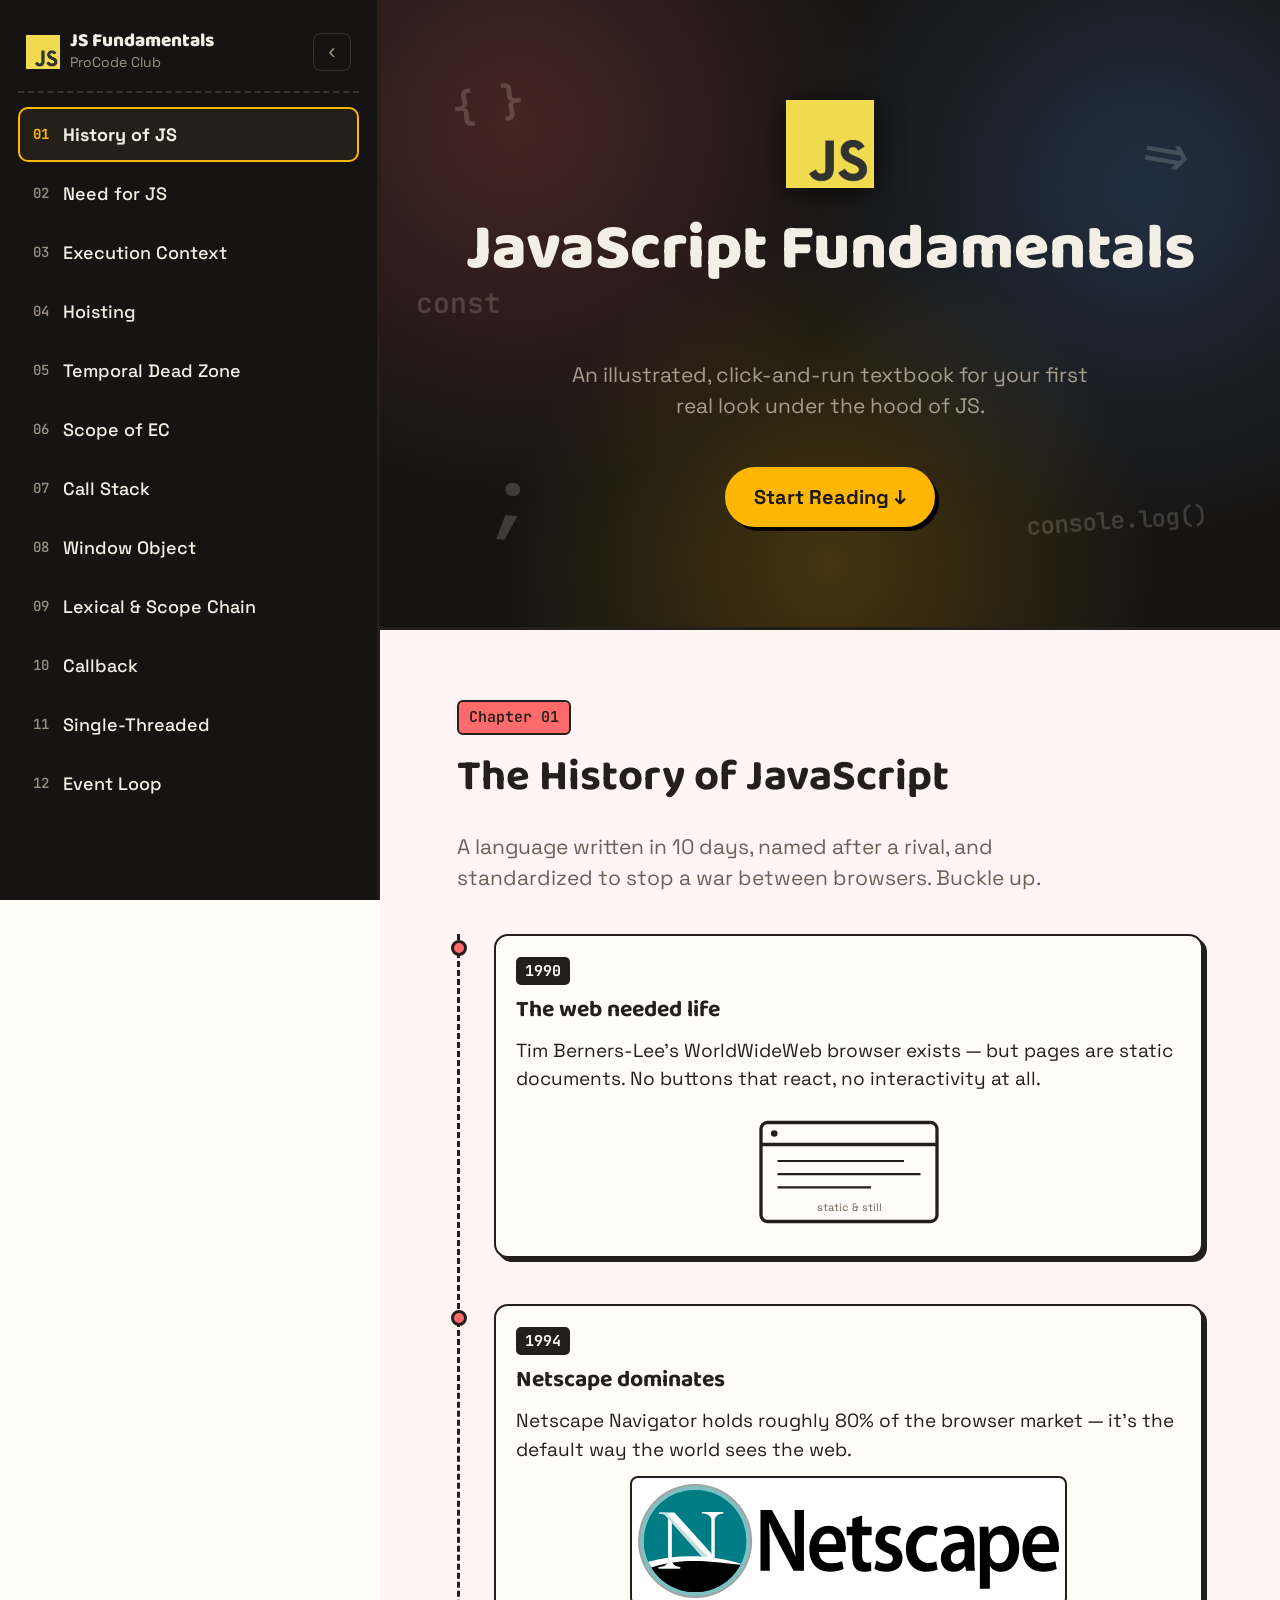
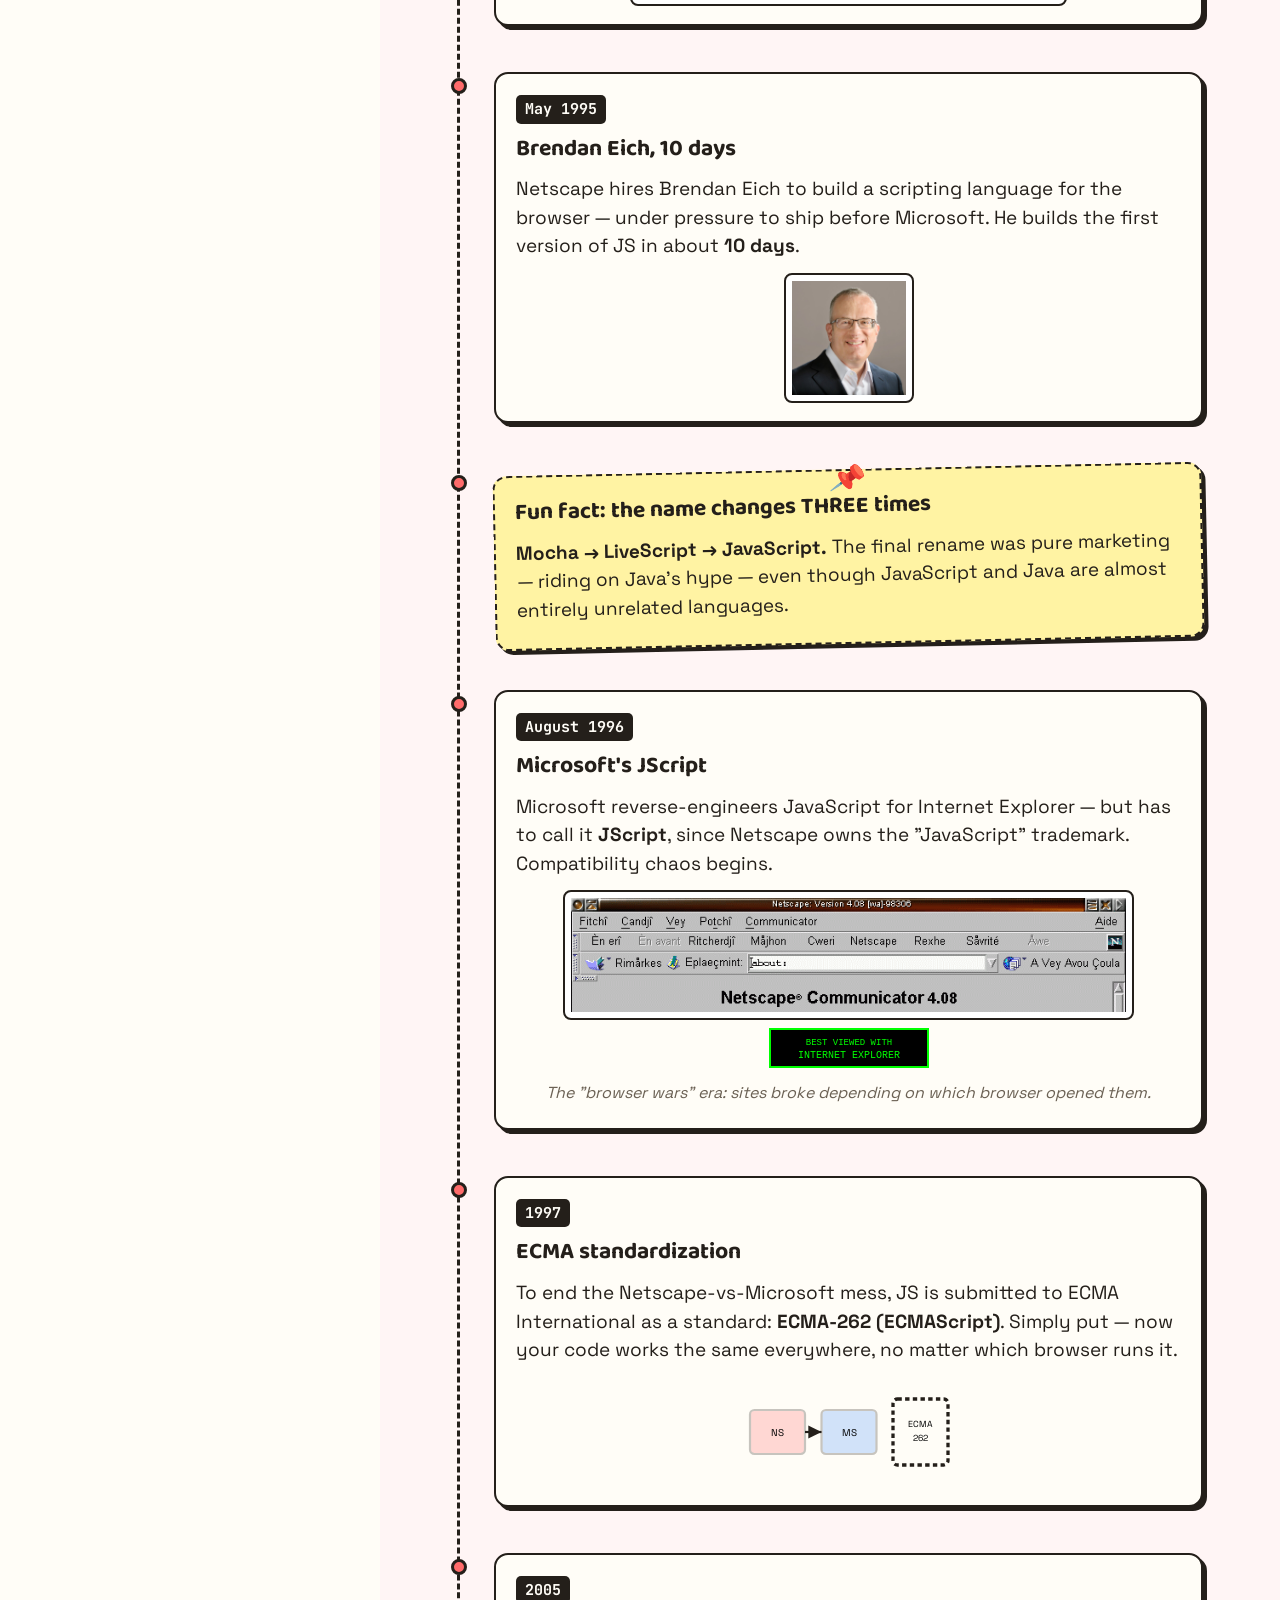
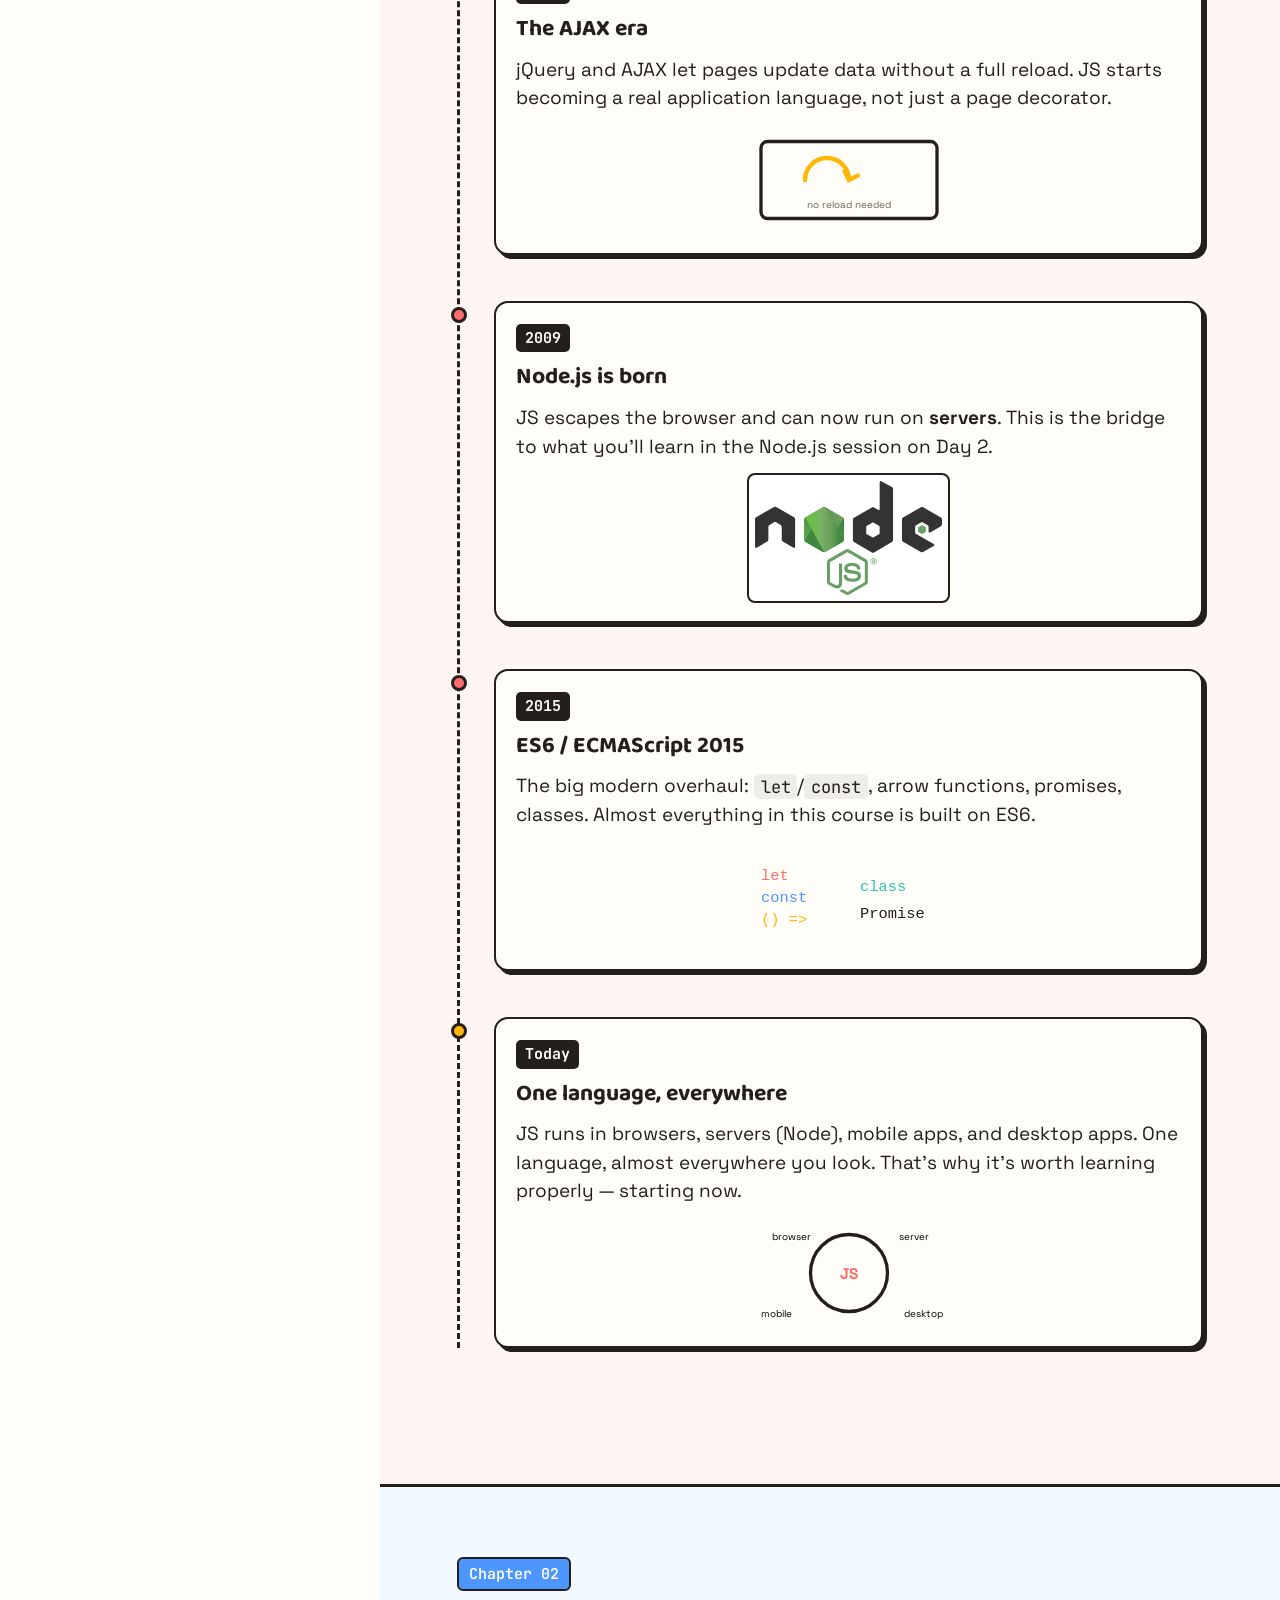
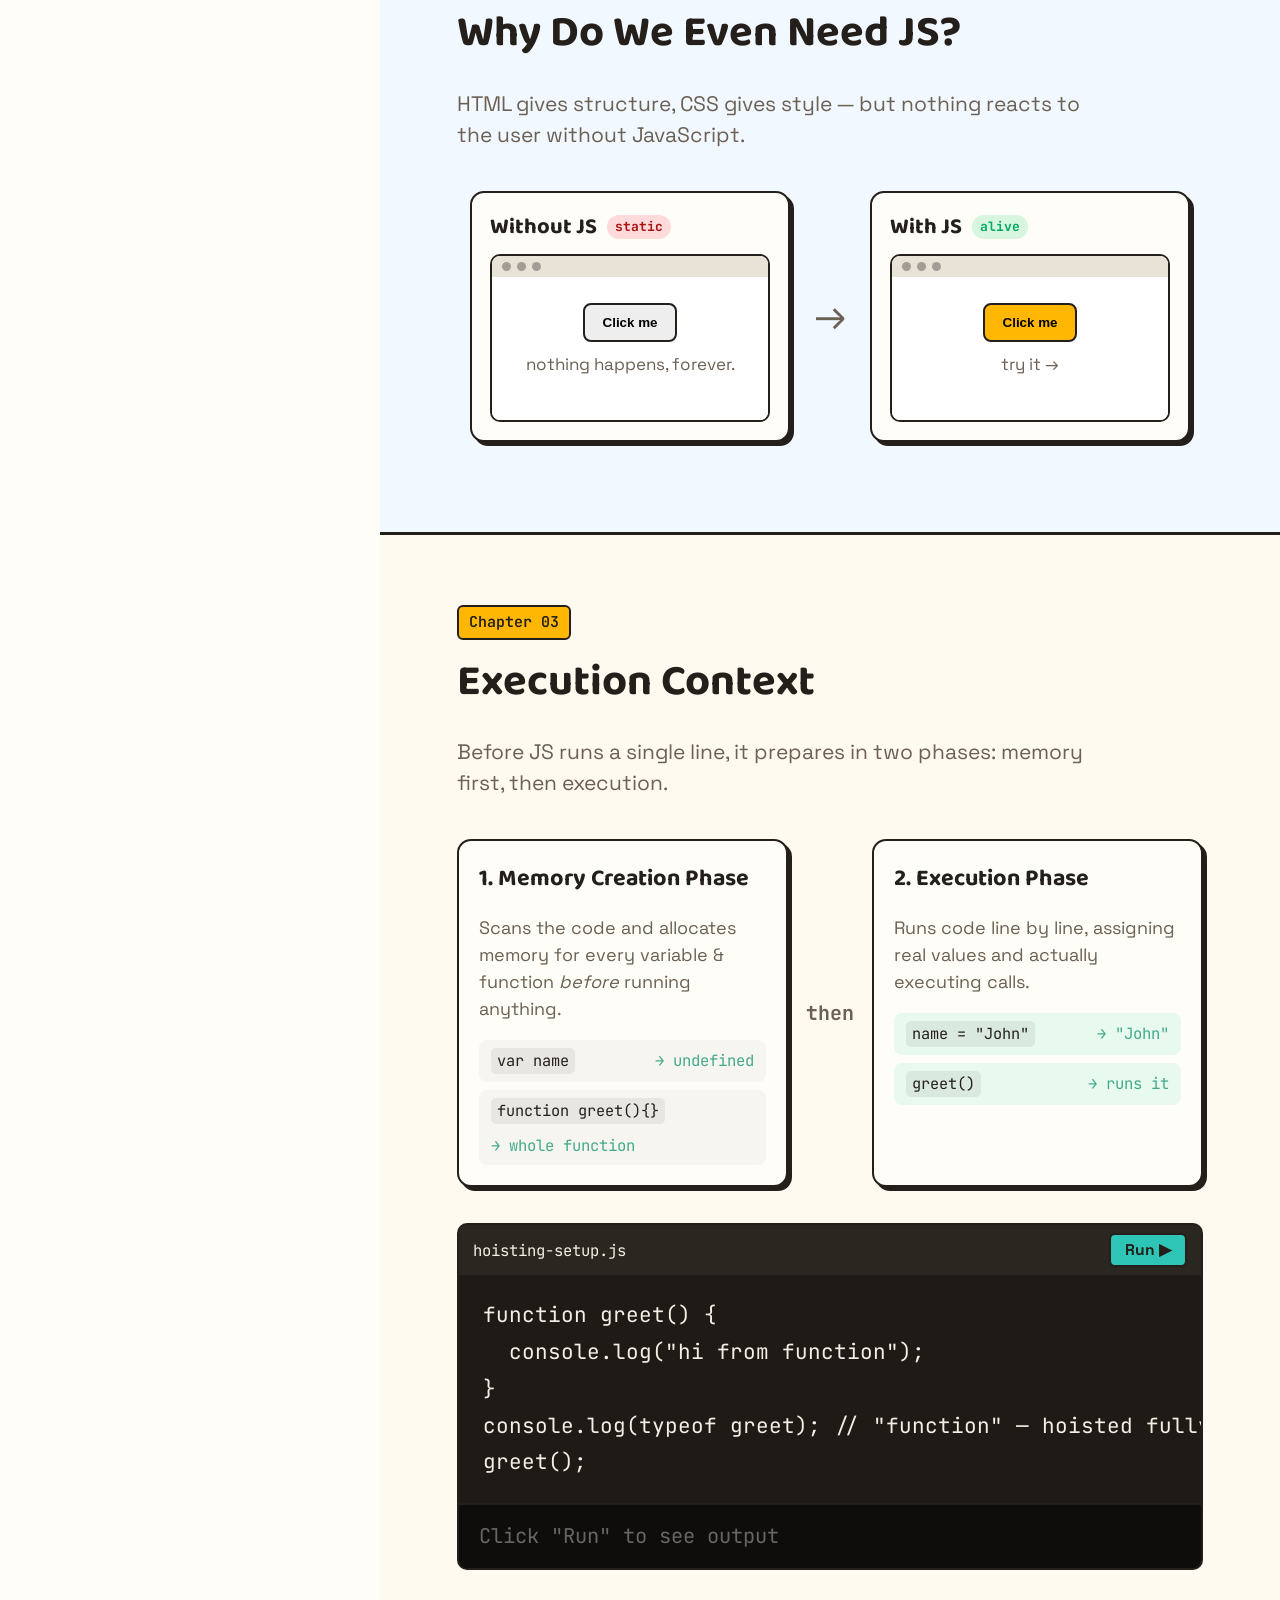
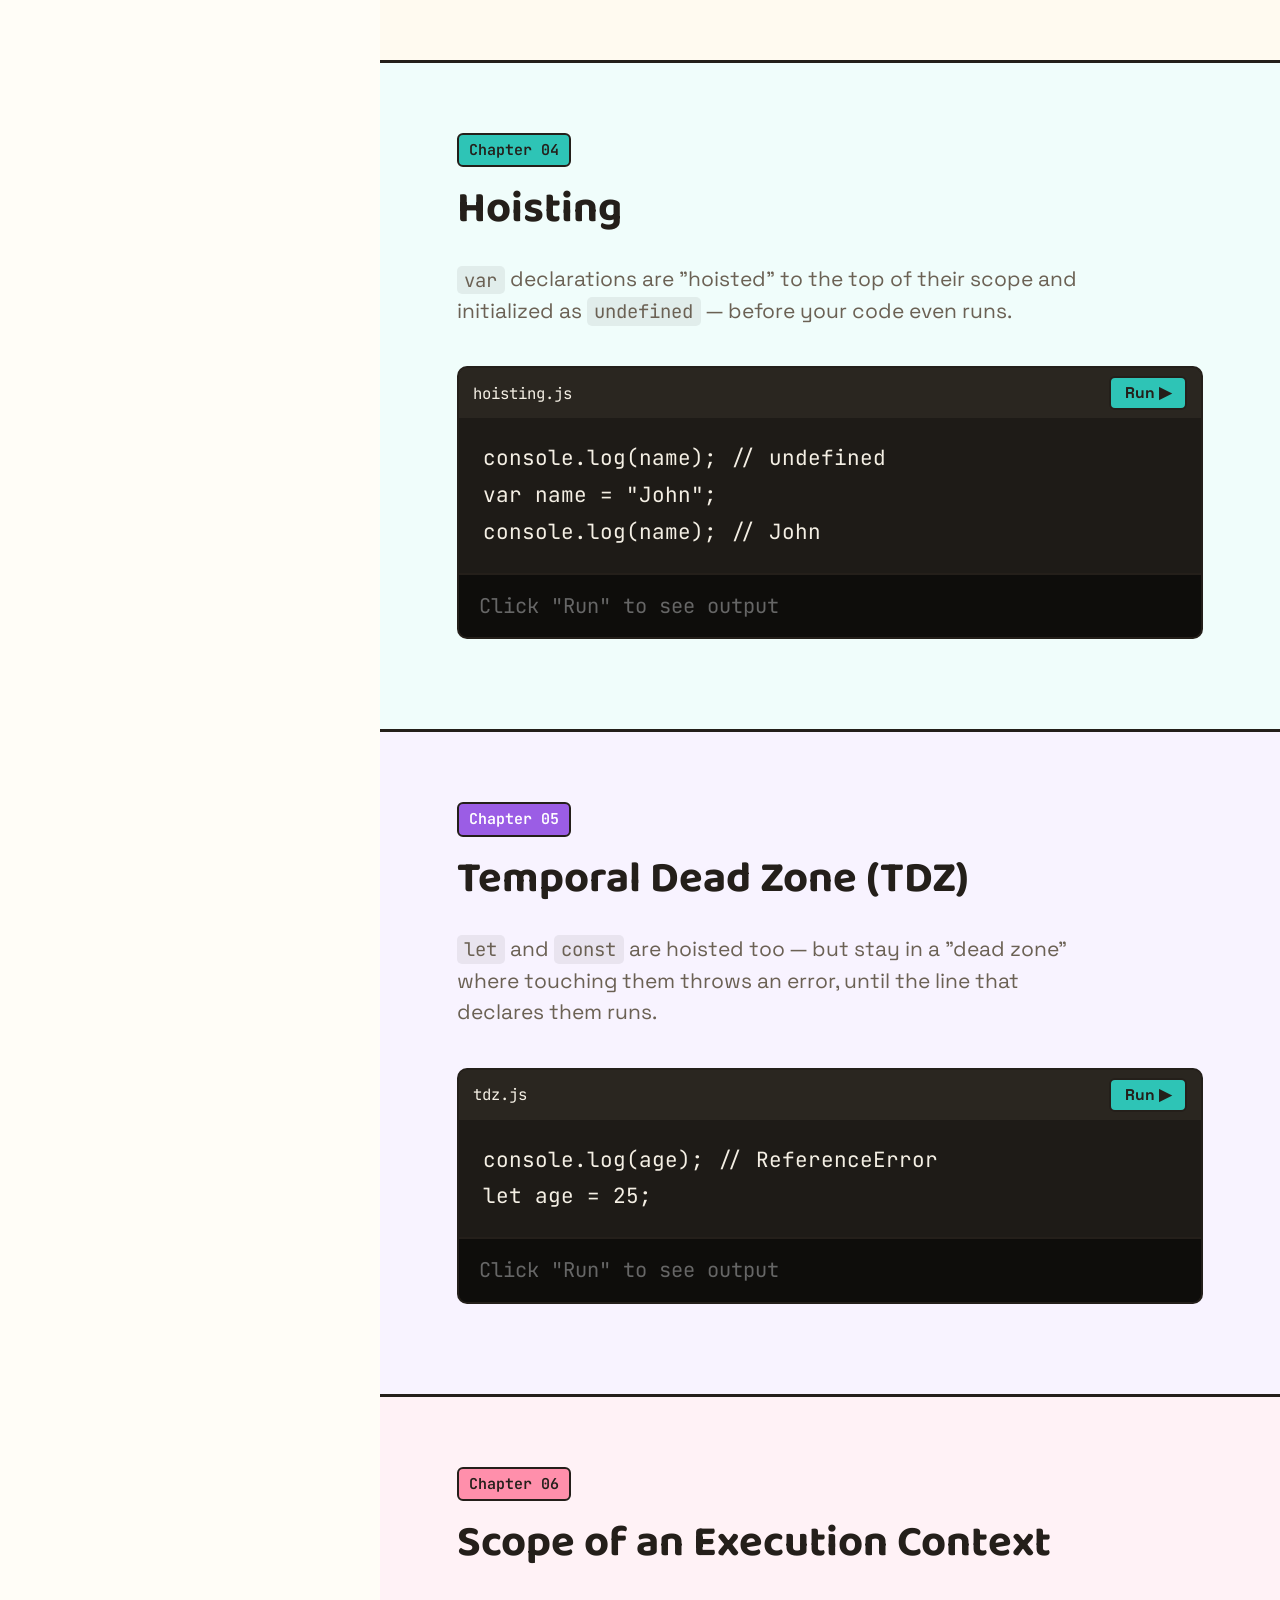
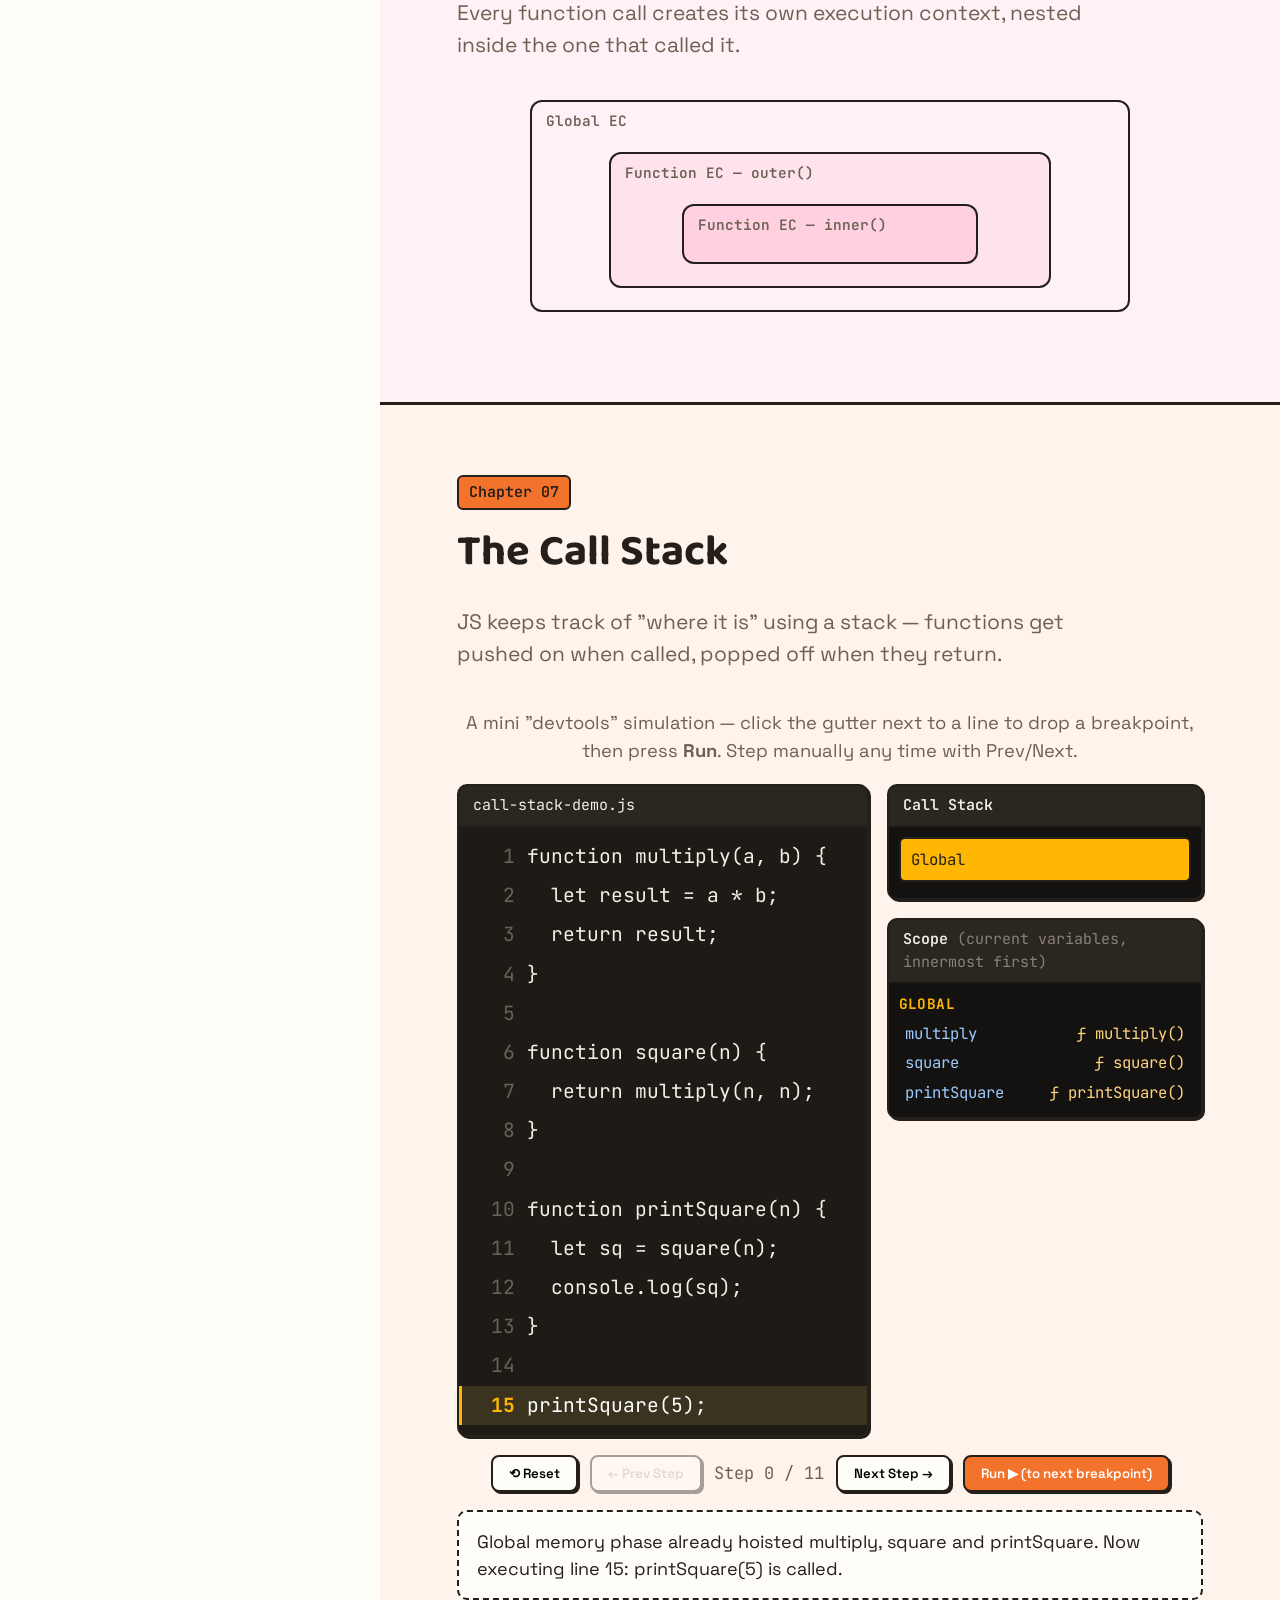
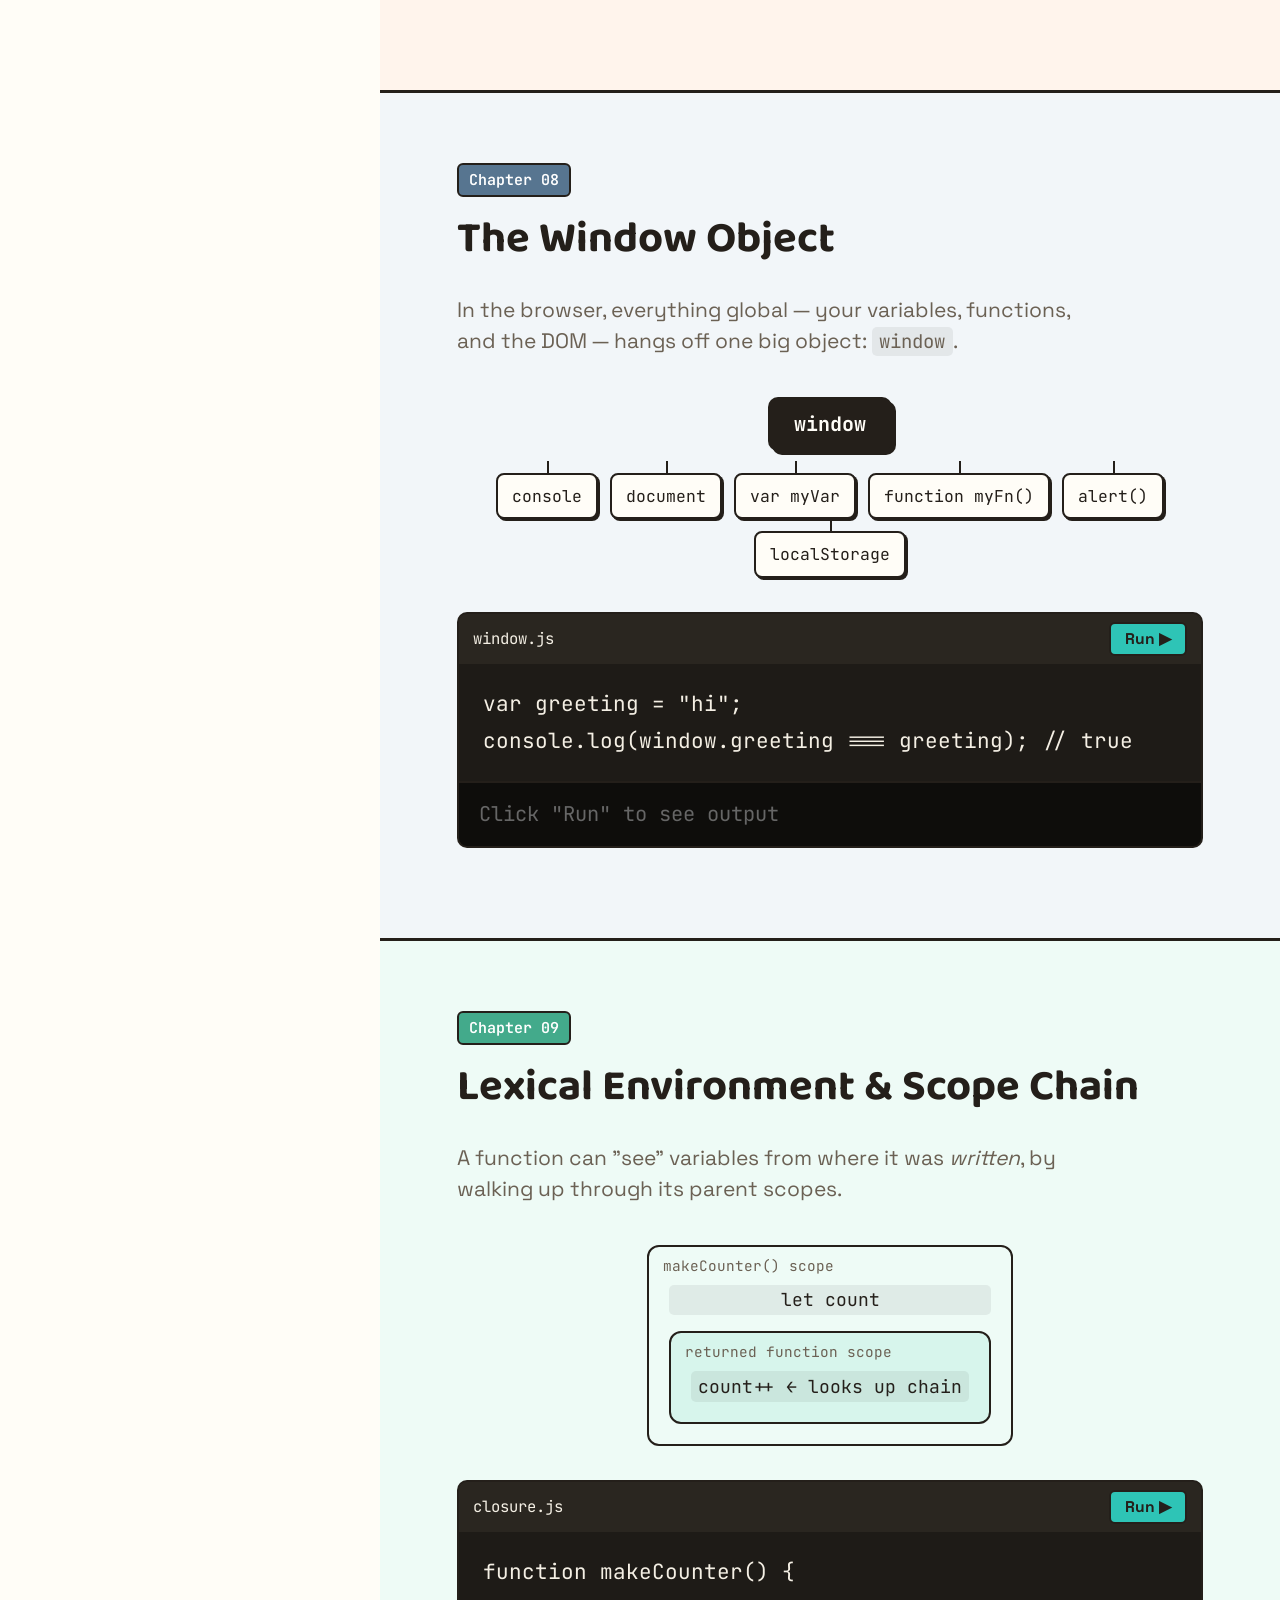
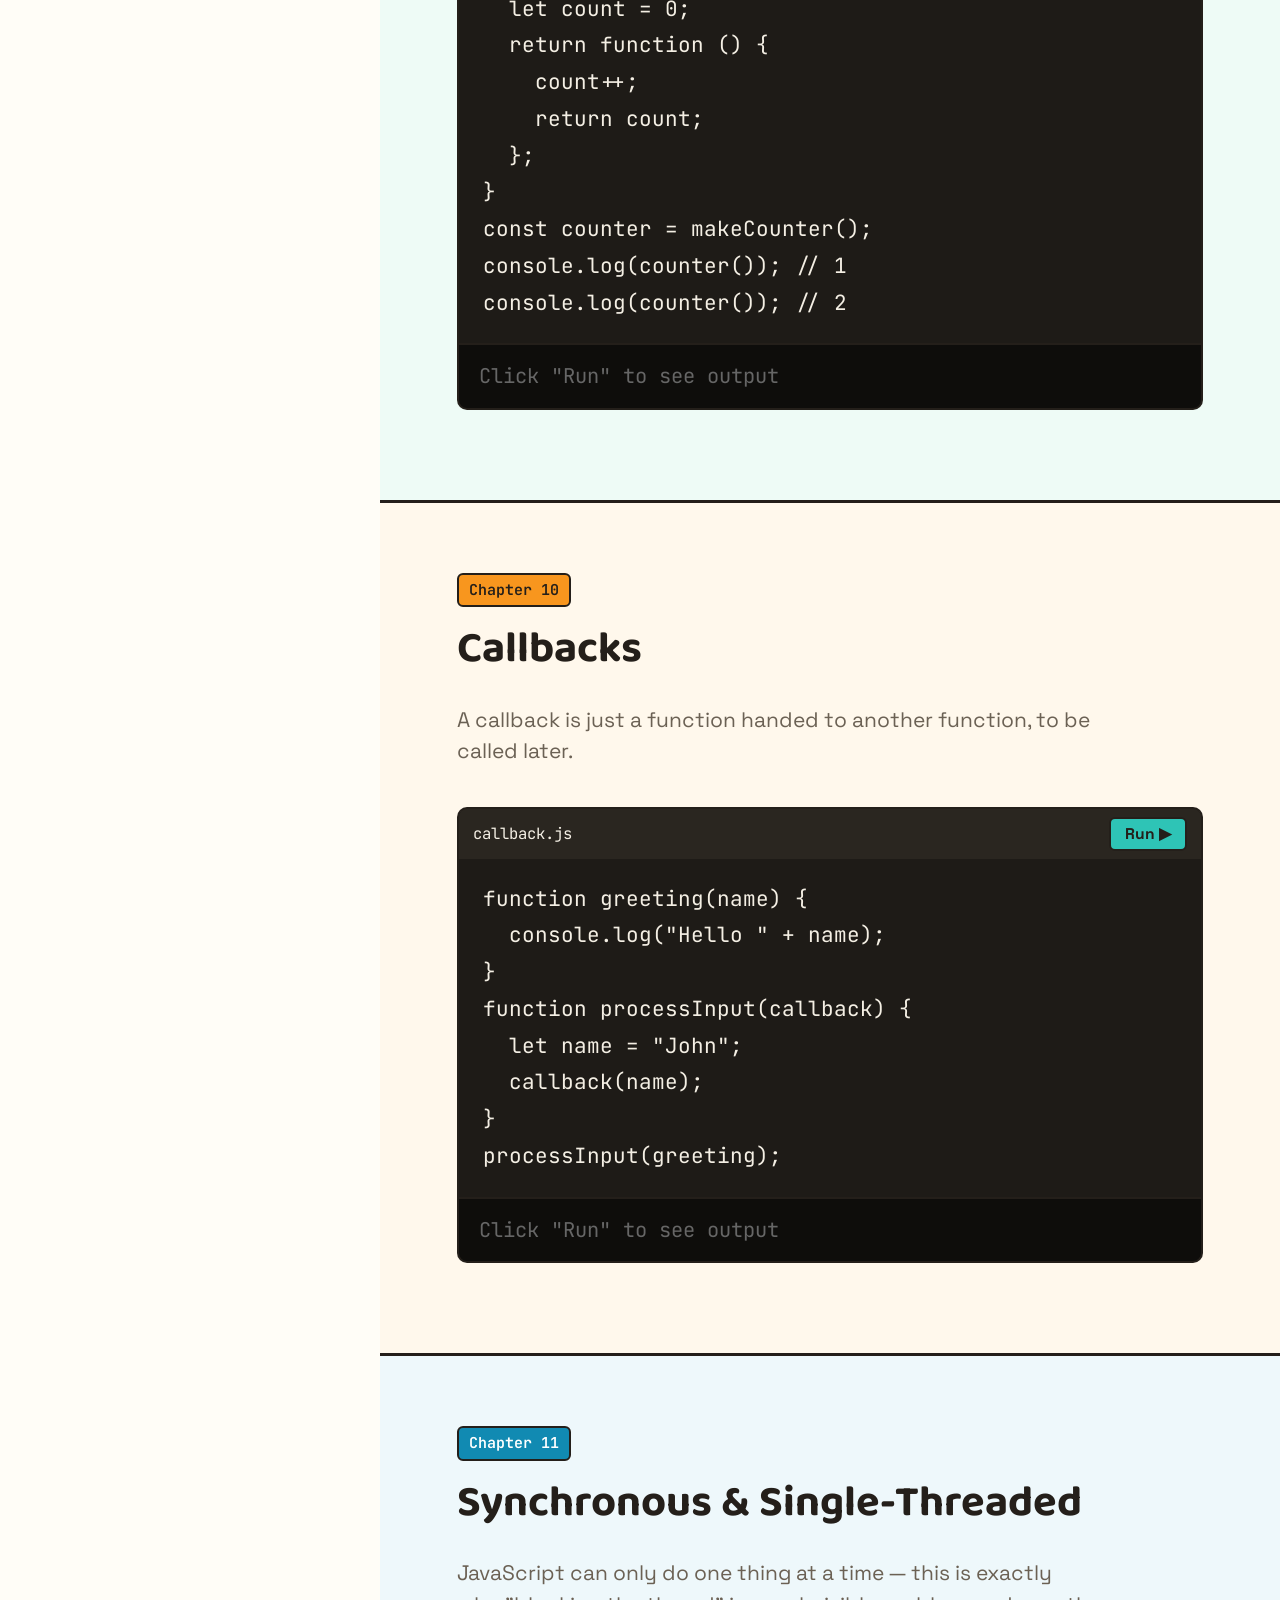
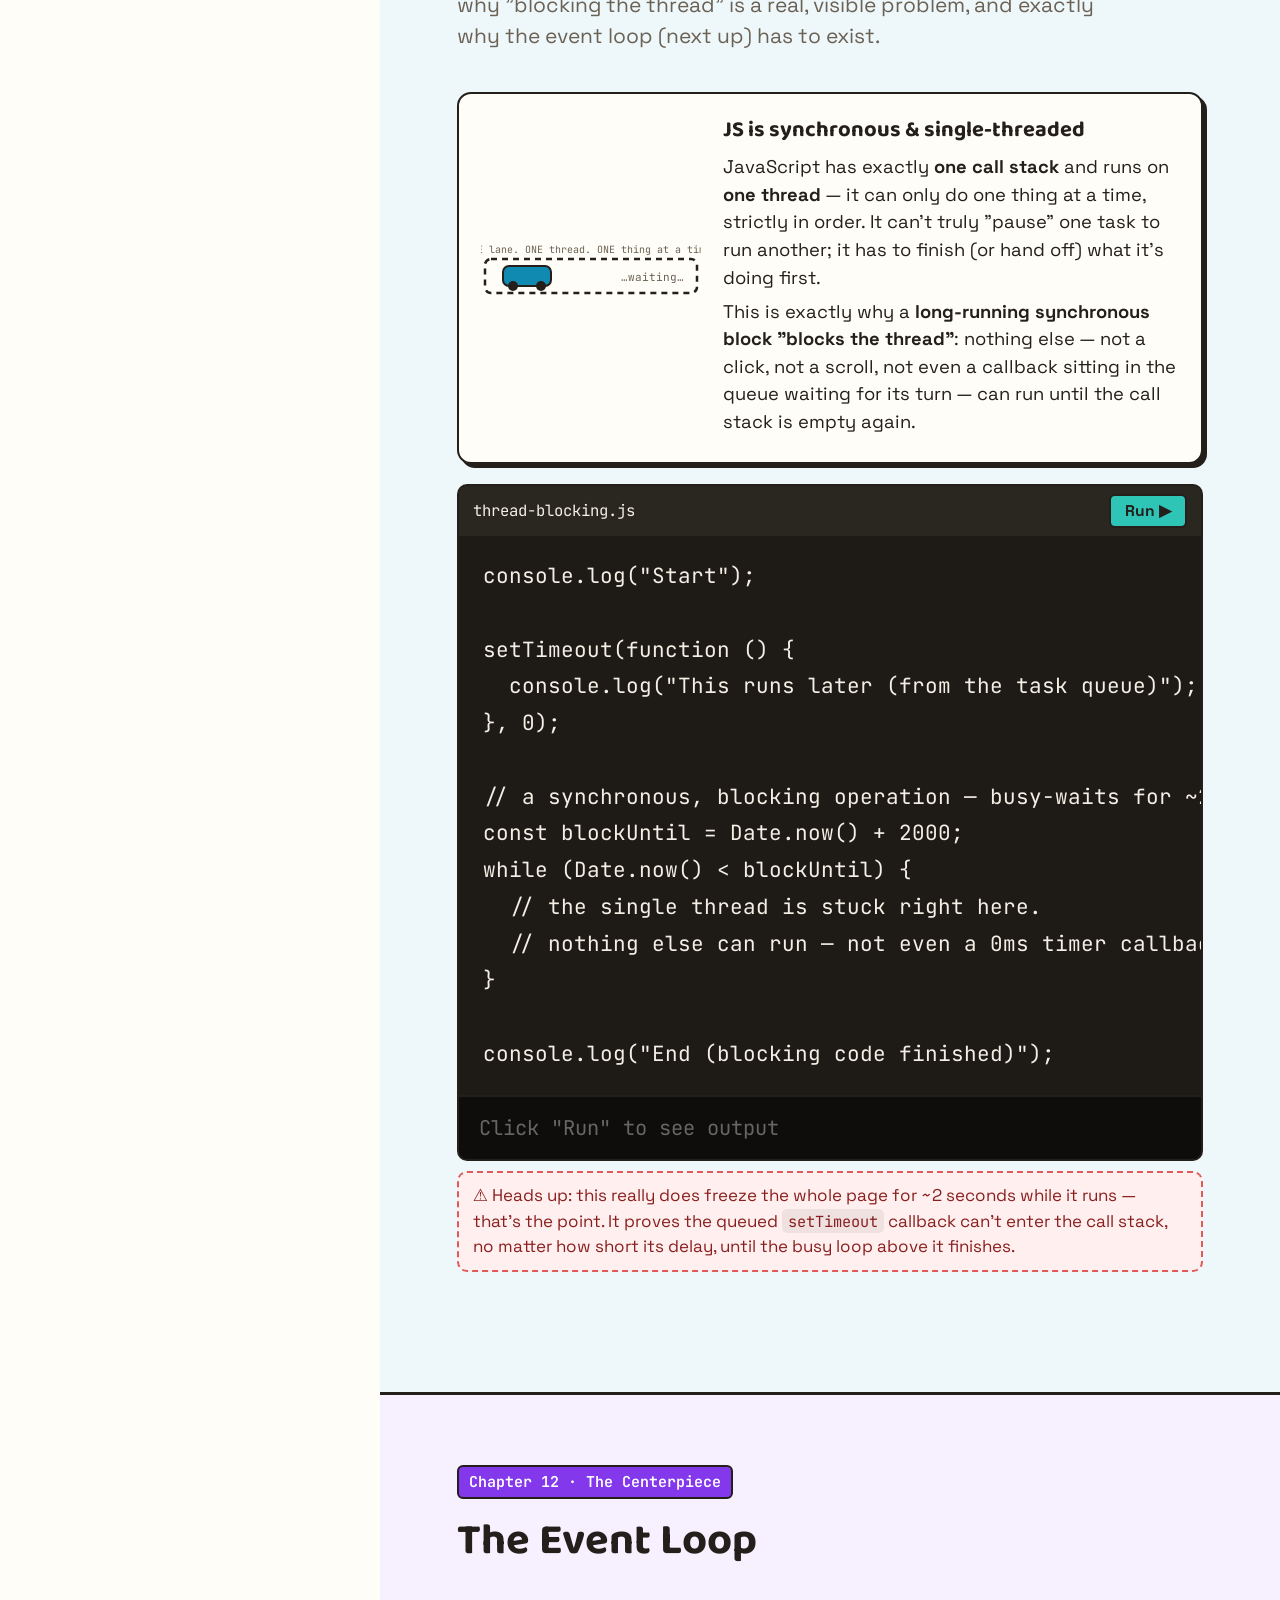
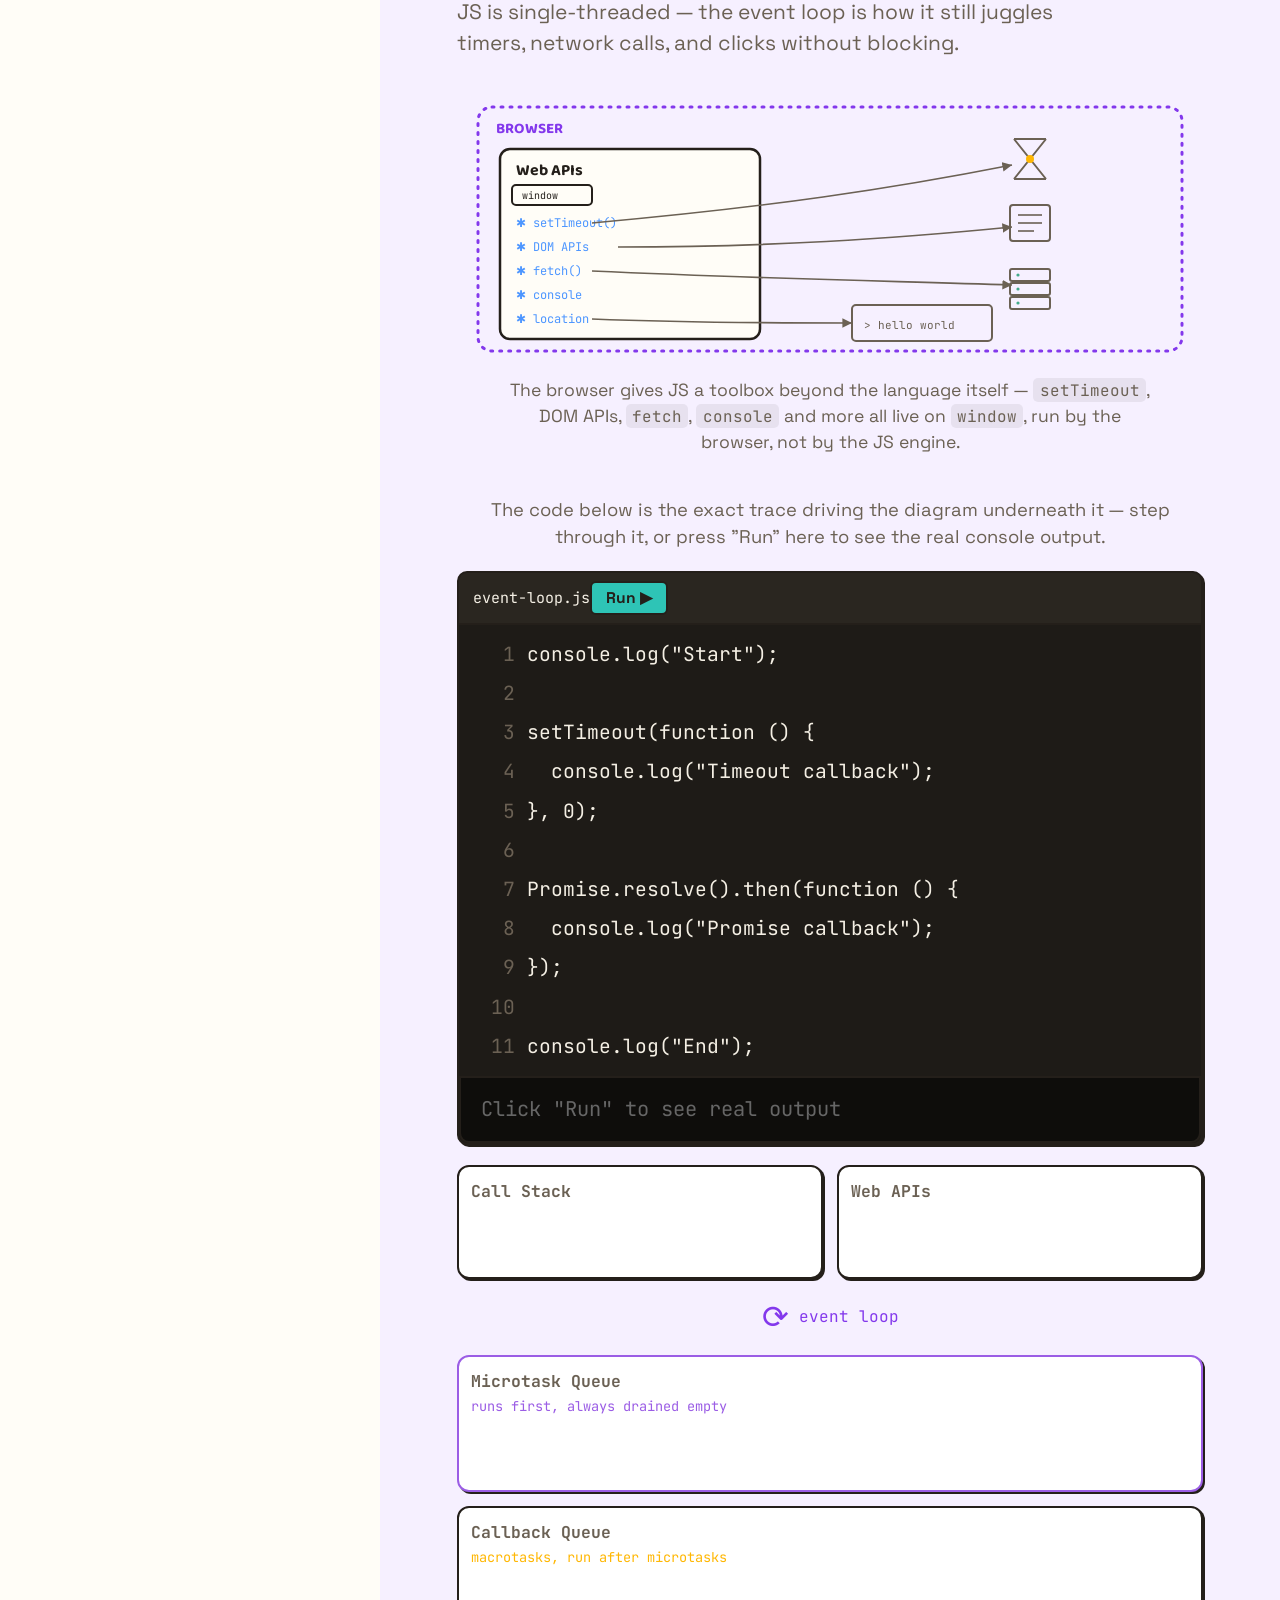
<file: index.html>
<!DOCTYPE html>
<html lang="en">
<head>
<meta charset="UTF-8">
<meta name="viewport" content="width=device-width, initial-scale=1.0">
<script>
  if ('scrollRestoration' in history) { history.scrollRestoration = 'manual'; }
  window.scrollTo(0, 0);
  window.addEventListener('load', function () { window.scrollTo(0, 0); });
</script>
<title>JS Fundamentals — The Illustrated Guide</title>
<link rel="icon" href="assets/img/favicon.svg" type="image/svg+xml">
<link rel="icon" href="assets/img/favicon.ico" sizes="any">
<link rel="apple-touch-icon" href="assets/img/favicon-180.png">
<link rel="preconnect" href="https://fonts.googleapis.com">
<link rel="preconnect" href="https://fonts.gstatic.com" crossorigin>
<link href="https://fonts.googleapis.com/css2?family=Baloo+2:wght@500;700;800&family=Space+Grotesk:wght@400;500;700&family=JetBrains+Mono:wght@400;600&display=swap" rel="stylesheet">
<link rel="stylesheet" href="css/style.css">
</head>
<body>

<!-- ================= SIDEBAR NAV ================= -->
<button id="navToggle" class="nav-toggle" aria-label="Toggle navigation">☰</button>
<nav id="sidebar" class="sidebar">
  <div class="sidebar-brand">
    <img src="assets/img/js-logo.png" alt="JS logo" class="brand-logo">
    <div class="sidebar-brand-text">
      <div class="brand-title">JS Fundamentals</div>
      <div class="brand-sub">ProCode Club</div>
    </div>
    <button id="sidebarCollapseToggle" class="sidebar-toggle-btn" aria-label="Collapse sidebar" title="Collapse sidebar">‹</button>
  </div>
  <ol class="nav-list">
    <li><a href="#history" data-section="history"><span class="nav-num">01</span><span class="nav-label">History of JS</span></a></li>
    <li><a href="#need" data-section="need"><span class="nav-num">02</span><span class="nav-label">Need for JS</span></a></li>
    <li><a href="#exec-context" data-section="exec-context"><span class="nav-num">03</span><span class="nav-label">Execution Context</span></a></li>
    <li><a href="#hoisting" data-section="hoisting"><span class="nav-num">04</span><span class="nav-label">Hoisting</span></a></li>
    <li><a href="#tdz" data-section="tdz"><span class="nav-num">05</span><span class="nav-label">Temporal Dead Zone</span></a></li>
    <li><a href="#scope" data-section="scope"><span class="nav-num">06</span><span class="nav-label">Scope of EC</span></a></li>
    <li><a href="#call-stack" data-section="call-stack"><span class="nav-num">07</span><span class="nav-label">Call Stack</span></a></li>
    <li><a href="#window-object" data-section="window-object"><span class="nav-num">08</span><span class="nav-label">Window Object</span></a></li>
    <li><a href="#lexical" data-section="lexical"><span class="nav-num">09</span><span class="nav-label">Lexical &amp; Scope Chain</span></a></li>
    <li><a href="#callback" data-section="callback"><span class="nav-num">10</span><span class="nav-label">Callback</span></a></li>
    <li><a href="#single-thread" data-section="single-thread"><span class="nav-num">11</span><span class="nav-label">Single-Threaded</span></a></li>
    <li><a href="#event-loop" data-section="event-loop"><span class="nav-num">12</span><span class="nav-label">Event Loop</span></a></li>
  </ol>
</nav>

<main id="main">

<!-- Progress bar -->
<div class="progress-track"><div id="progressBar" class="progress-bar"></div></div>

<!-- ============ HERO ============ -->
<header class="hero">
  <div class="hero-doodles" aria-hidden="true">
    <span class="doodle d1">{ }</span>
    <span class="doodle d2">;</span>
    <span class="doodle d3">=&gt;</span>
    <span class="doodle d4">console.log()</span>
    <span class="doodle d5">const</span>
  </div>
  <img src="assets/img/js-logo.png" alt="JavaScript logo" class="hero-logo">
  <h1>JavaScript Fundamentals</h1>
  <p class="hero-sub">An illustrated, click-and-run textbook for your first real look under the hood of JS.</p>
  <a href="#history" class="hero-cta">Start Reading ↓</a>
</header>

<!-- ============ 1. HISTORY ============ -->
<section id="history" class="chapter chapter--history" data-accent="1">
  <div class="chapter-head">
    <span class="chapter-tag">Chapter 01</span>
    <h2>The History of JavaScript</h2>
    <p class="chapter-def">A language written in 10 days, named after a rival, and standardized to stop a war between browsers. Buckle up.</p>
  </div>

  <div class="timeline">

    <article class="tl-item" data-year="1990">
      <div class="tl-dot"></div>
      <div class="tl-card">
        <span class="tl-year">1990</span>
        <h3>The web needed life</h3>
        <p>Tim Berners-Lee's WorldWideWeb browser exists — but pages are static documents. No buttons that react, no interactivity at all.</p>
        <div class="tl-art">
          <svg viewBox="0 0 200 120" class="doodle-svg"><rect x="20" y="15" width="160" height="90" rx="6" fill="var(--paper)" stroke="var(--ink)" stroke-width="3"/><line x1="20" y1="35" x2="180" y2="35" stroke="var(--ink)" stroke-width="3"/><circle cx="32" cy="25" r="3" fill="var(--ink)"/><line x1="35" y1="50" x2="150" y2="50" stroke="var(--ink)" stroke-width="2"/><line x1="35" y1="62" x2="165" y2="62" stroke="var(--ink)" stroke-width="2"/><line x1="35" y1="74" x2="120" y2="74" stroke="var(--ink)" stroke-width="2"/><text x="100" y="95" text-anchor="middle" font-size="10" fill="var(--muted)">static &amp; still</text></svg>
        </div>
      </div>
    </article>

    <article class="tl-item" data-year="1994">
      <div class="tl-dot"></div>
      <div class="tl-card">
        <span class="tl-year">1994</span>
        <h3>Netscape dominates</h3>
        <p>Netscape Navigator holds roughly 80% of the browser market — it's the default way the world sees the web.</p>
        <div class="tl-art tl-art--photo">
          <img src="assets/img/netscape-logo.svg" alt="Netscape Navigator logo">
        </div>
      </div>
    </article>

    <article class="tl-item" data-year="1995">
      <div class="tl-dot"></div>
      <div class="tl-card">
        <span class="tl-year">May 1995</span>
        <h3>Brendan Eich, 10 days</h3>
        <p>Netscape hires Brendan Eich to build a scripting language for the browser — under pressure to ship before Microsoft. He builds the first version of JS in about <strong>10 days</strong>.</p>
        <div class="tl-art tl-art--photo">
          <img src="assets/img/brendan-eich.jpg" alt="Brendan Eich, creator of JavaScript">
        </div>
      </div>
    </article>

    <article class="tl-item tl-item--callout" data-year="1995">
      <div class="tl-dot"></div>
      <div class="tl-card sticky-note">
        <span class="sticky-pin">📌</span>
        <h3>Fun fact: the name changes THREE times</h3>
        <p><strong>Mocha → LiveScript → JavaScript.</strong> The final rename was pure marketing — riding on Java's hype — even though JavaScript and Java are almost entirely unrelated languages.</p>
      </div>
    </article>

    <article class="tl-item" data-year="1996">
      <div class="tl-dot"></div>
      <div class="tl-card">
        <span class="tl-year">August 1996</span>
        <h3>Microsoft's JScript</h3>
        <p>Microsoft reverse-engineers JavaScript for Internet Explorer — but has to call it <strong>JScript</strong>, since Netscape owns the "JavaScript" trademark. Compatibility chaos begins.</p>
        <div class="tl-art tl-art--photo tl-art--badge">
          <img src="assets/img/netscape-badge.gif" alt="Best viewed with Netscape retro web badge">
          <div class="badge-doodle">
            <svg viewBox="0 0 160 40"><rect x="1" y="1" width="158" height="38" fill="#000" stroke="#0f0" stroke-width="2"/><text x="80" y="17" text-anchor="middle" font-size="9" fill="#0f0" font-family="monospace">BEST VIEWED WITH</text><text x="80" y="30" text-anchor="middle" font-size="10" fill="#0f0" font-family="monospace">INTERNET EXPLORER</text></svg>
          </div>
        </div>
        <p class="caption">The "browser wars" era: sites broke depending on which browser opened them.</p>
      </div>
    </article>

    <article class="tl-item" data-year="1997">
      <div class="tl-dot"></div>
      <div class="tl-card">
        <span class="tl-year">1997</span>
        <h3>ECMA standardization</h3>
        <p>To end the Netscape-vs-Microsoft mess, JS is submitted to ECMA International as a standard: <strong>ECMA-262 (ECMAScript)</strong>. Simply put — now your code works the same everywhere, no matter which browser runs it.</p>
        <div class="tl-art">
          <svg viewBox="0 0 200 100" class="doodle-svg"><rect x="10" y="30" width="50" height="40" rx="4" fill="var(--accent-1)" opacity="0.25" stroke="var(--ink)" stroke-width="2"/><text x="35" y="54" text-anchor="middle" font-size="9">NS</text><rect x="75" y="30" width="50" height="40" rx="4" fill="var(--accent-2)" opacity="0.25" stroke="var(--ink)" stroke-width="2"/><text x="100" y="54" text-anchor="middle" font-size="9">MS</text><path d="M60 50 L75 50" stroke="var(--ink)" stroke-width="2" marker-end="url(#arrowh)"/><rect x="140" y="20" width="50" height="60" rx="4" fill="none" stroke="var(--ink)" stroke-width="3" stroke-dasharray="4 3"/><text x="165" y="45" text-anchor="middle" font-size="8">ECMA</text><text x="165" y="58" text-anchor="middle" font-size="8">262</text><defs><marker id="arrowh" markerWidth="8" markerHeight="8" refX="6" refY="3" orient="auto"><path d="M0,0 L6,3 L0,6 Z" fill="var(--ink)"/></marker></defs></svg>
        </div>
      </div>
    </article>

    <article class="tl-item" data-year="2005">
      <div class="tl-dot"></div>
      <div class="tl-card">
        <span class="tl-year">2005</span>
        <h3>The AJAX era</h3>
        <p>jQuery and AJAX let pages update data without a full reload. JS starts becoming a real application language, not just a page decorator.</p>
        <div class="tl-art">
          <svg viewBox="0 0 200 100" class="doodle-svg"><rect x="20" y="15" width="160" height="70" rx="6" fill="var(--paper)" stroke="var(--ink)" stroke-width="3"/><path d="M60 50 a20 20 0 1 1 40 0" fill="none" stroke="var(--accent-3)" stroke-width="4" stroke-linecap="round"/><path d="M96 42 l4 8 l8 -4" fill="none" stroke="var(--accent-3)" stroke-width="4" stroke-linecap="round" stroke-linejoin="round"/><text x="100" y="75" text-anchor="middle" font-size="9" fill="var(--muted)">no reload needed</text></svg>
        </div>
      </div>
    </article>

    <article class="tl-item" data-year="2009">
      <div class="tl-dot"></div>
      <div class="tl-card">
        <span class="tl-year">2009</span>
        <h3>Node.js is born</h3>
        <p>JS escapes the browser and can now run on <strong>servers</strong>. This is the bridge to what you'll learn in the Node.js session on Day 2.</p>
        <div class="tl-art tl-art--photo">
          <img src="assets/img/node-logo.svg" alt="Node.js logo">
        </div>
      </div>
    </article>

    <article class="tl-item" data-year="2015">
      <div class="tl-dot"></div>
      <div class="tl-card">
        <span class="tl-year">2015</span>
        <h3>ES6 / ECMAScript 2015</h3>
        <p>The big modern overhaul: <code>let</code>/<code>const</code>, arrow functions, promises, classes. Almost everything in this course is built on ES6.</p>
        <div class="tl-art">
          <svg viewBox="0 0 200 100" class="doodle-svg"><text x="20" y="35" font-family="monospace" font-size="14" fill="var(--accent-1)">let</text><text x="20" y="55" font-family="monospace" font-size="14" fill="var(--accent-2)">const</text><text x="20" y="75" font-family="monospace" font-size="14" fill="var(--accent-3)">() =&gt;</text><text x="110" y="45" font-family="monospace" font-size="14" fill="var(--accent-4)">class</text><text x="110" y="70" font-family="monospace" font-size="14" fill="var(--ink)">Promise</text></svg>
        </div>
      </div>
    </article>

    <article class="tl-item tl-item--today" data-year="Today">
      <div class="tl-dot"></div>
      <div class="tl-card">
        <span class="tl-year">Today</span>
        <h3>One language, everywhere</h3>
        <p>JS runs in browsers, servers (Node), mobile apps, and desktop apps. One language, almost everywhere you look. That's why it's worth learning properly — starting now.</p>
        <div class="tl-art">
          <svg viewBox="0 0 200 100" class="doodle-svg"><circle cx="100" cy="50" r="35" fill="none" stroke="var(--ink)" stroke-width="3"/><text x="100" y="55" text-anchor="middle" font-size="14" font-weight="700" fill="var(--accent-1)">JS</text><text x="30" y="20" font-size="9">browser</text><text x="145" y="20" font-size="9">server</text><text x="20" y="90" font-size="9">mobile</text><text x="150" y="90" font-size="9">desktop</text></svg>
        </div>
      </div>
    </article>

  </div>
</section>

<!-- ============ 2. NEED FOR JS ============ -->
<section id="need" class="chapter chapter--need" data-accent="2">
  <div class="chapter-head">
    <span class="chapter-tag">Chapter 02</span>
    <h2>Why Do We Even Need JS?</h2>
    <p class="chapter-def">HTML gives structure, CSS gives style — but nothing reacts to the user without JavaScript.</p>
  </div>
  <div class="compare-grid">
    <div class="compare-card compare-card--before">
      <h3>Without JS <span class="tag tag--bad">static</span></h3>
      <div class="mini-browser">
        <div class="mini-browser-bar"><span></span><span></span><span></span></div>
        <div class="mini-browser-body">
          <button class="fake-btn" id="deadBtn">Click me</button>
          <p class="fake-note">nothing happens, forever.</p>
        </div>
      </div>
    </div>
    <div class="compare-arrow">→</div>
    <div class="compare-card compare-card--after">
      <h3>With JS <span class="tag tag--good">alive</span></h3>
      <div class="mini-browser">
        <div class="mini-browser-bar"><span></span><span></span><span></span></div>
        <div class="mini-browser-body">
          <button class="fake-btn fake-btn--live" id="liveBtn">Click me</button>
          <p class="fake-note" id="liveNote">try it →</p>
        </div>
      </div>
    </div>
  </div>
</section>

<!-- ============ 3. EXECUTION CONTEXT ============ -->
<section id="exec-context" class="chapter chapter--exec" data-accent="3">
  <div class="chapter-head">
    <span class="chapter-tag">Chapter 03</span>
    <h2>Execution Context</h2>
    <p class="chapter-def">Before JS runs a single line, it prepares in two phases: memory first, then execution.</p>
  </div>
  <div class="ec-diagram">
    <div class="ec-phase">
      <h3>1. Memory Creation Phase</h3>
      <p>Scans the code and allocates memory for every variable &amp; function <em>before</em> running anything.</p>
      <div class="ec-box"><code>var name</code><span class="ec-val">→ undefined</span></div>
      <div class="ec-box"><code>function greet(){}</code><span class="ec-val">→ whole function</span></div>
    </div>
    <div class="ec-arrow">then</div>
    <div class="ec-phase">
      <h3>2. Execution Phase</h3>
      <p>Runs code line by line, assigning real values and actually executing calls.</p>
      <div class="ec-box ec-box--run"><code>name = "John"</code><span class="ec-val">→ "John"</span></div>
      <div class="ec-box ec-box--run"><code>greet()</code><span class="ec-val">→ runs it</span></div>
    </div>
  </div>
  <div class="snippet" data-snippet-id="ec">
    <div class="snippet-head"><span>hoisting-setup.js</span><button class="run-btn">Run ▶</button></div>
    <pre class="snippet-code">function greet() {
  console.log("hi from function");
}
console.log(typeof greet); // "function" — hoisted fully
greet();</pre>
    <div class="snippet-output"><div class="output-placeholder">Click "Run" to see output</div></div>
  </div>
</section>

<!-- ============ 4. HOISTING ============ -->
<section id="hoisting" class="chapter chapter--hoisting" data-accent="4">
  <div class="chapter-head">
    <span class="chapter-tag">Chapter 04</span>
    <h2>Hoisting</h2>
    <p class="chapter-def"><code>var</code> declarations are "hoisted" to the top of their scope and initialized as <code>undefined</code> — before your code even runs.</p>
  </div>
  <div class="snippet" data-snippet-id="hoisting">
    <div class="snippet-head"><span>hoisting.js</span><button class="run-btn">Run ▶</button></div>
    <pre class="snippet-code">console.log(name); // undefined
var name = "John";
console.log(name); // John</pre>
    <div class="snippet-output"><div class="output-placeholder">Click "Run" to see output</div></div>
  </div>
</section>

<!-- ============ 5. TDZ ============ -->
<section id="tdz" class="chapter chapter--tdz" data-accent="5">
  <div class="chapter-head">
    <span class="chapter-tag">Chapter 05</span>
    <h2>Temporal Dead Zone (TDZ)</h2>
    <p class="chapter-def"><code>let</code> and <code>const</code> are hoisted too — but stay in a "dead zone" where touching them throws an error, until the line that declares them runs.</p>
  </div>
  <div class="snippet" data-snippet-id="tdz">
    <div class="snippet-head"><span>tdz.js</span><button class="run-btn">Run ▶</button></div>
    <pre class="snippet-code">console.log(age); // ReferenceError
let age = 25;</pre>
    <div class="snippet-output"><div class="output-placeholder">Click "Run" to see output</div></div>
  </div>
</section>

<!-- ============ 6. SCOPE OF EC ============ -->
<section id="scope" class="chapter chapter--scope" data-accent="6">
  <div class="chapter-head">
    <span class="chapter-tag">Chapter 06</span>
    <h2>Scope of an Execution Context</h2>
    <p class="chapter-def">Every function call creates its own execution context, nested inside the one that called it.</p>
  </div>
  <div class="nest-diagram">
    <div class="nest-box nest-box--global">
      <span class="nest-label">Global EC</span>
      <div class="nest-box nest-box--fn">
        <span class="nest-label">Function EC — outer()</span>
        <div class="nest-box nest-box--fn2">
          <span class="nest-label">Function EC — inner()</span>
        </div>
      </div>
    </div>
  </div>
</section>

<!-- ============ 7. CALL STACK ============ -->
<section id="call-stack" class="chapter chapter--callstack" data-accent="7">
  <div class="chapter-head">
    <span class="chapter-tag">Chapter 07</span>
    <h2>The Call Stack</h2>
    <p class="chapter-def">JS keeps track of "where it is" using a stack — functions get pushed on when called, popped off when they return.</p>
  </div>
  <p class="dt-hint">A mini "devtools" simulation — click the gutter next to a line to drop a breakpoint, then press <strong>Run</strong>. Step manually any time with Prev/Next.</p>
  <div class="dt-wrap">
    <div class="dt-code-panel">
      <div class="dt-code-head"><span>call-stack-demo.js</span></div>
      <div class="dt-code-body" id="dtCode"></div>
    </div>
    <div class="dt-side">
      <div class="dt-panel">
        <h4>Call Stack</h4>
        <div class="dt-stack" id="csStack"></div>
      </div>
      <div class="dt-panel">
        <h4>Scope <span class="dt-panel-sub">(current variables, innermost first)</span></h4>
        <div class="dt-scope" id="dtScope"></div>
      </div>
    </div>
  </div>
  <div class="dt-controls">
    <button id="csReset" class="cs-btn">⟲ Reset</button>
    <button id="csPrev" class="cs-btn">← Prev Step</button>
    <span id="csStepLabel" class="cs-step-label">Step 0 / 0</span>
    <button id="csNext" class="cs-btn">Next Step →</button>
    <button id="csRun" class="cs-btn cs-btn--primary">Run ▶ (to next breakpoint)</button>
  </div>
  <div class="cs-note" id="csNote">Click "Next Step" or set a breakpoint and press "Run" to start tracing <code>printSquare(5)</code>.</div>
</section>

<!-- ============ 8. WINDOW OBJECT ============ -->
<section id="window-object" class="chapter chapter--window" data-accent="8">
  <div class="chapter-head">
    <span class="chapter-tag">Chapter 08</span>
    <h2>The Window Object</h2>
    <p class="chapter-def">In the browser, everything global — your variables, functions, and the DOM — hangs off one big object: <code>window</code>.</p>
  </div>
  <div class="window-diagram">
    <div class="window-root">window</div>
    <div class="window-children">
      <div class="window-child">console</div>
      <div class="window-child">document</div>
      <div class="window-child">var myVar</div>
      <div class="window-child">function myFn()</div>
      <div class="window-child">alert()</div>
      <div class="window-child">localStorage</div>
    </div>
  </div>
  <div class="snippet" data-snippet-id="window">
    <div class="snippet-head"><span>window.js</span><button class="run-btn">Run ▶</button></div>
    <pre class="snippet-code">var greeting = "hi";
console.log(window.greeting === greeting); // true</pre>
    <div class="snippet-output"><div class="output-placeholder">Click "Run" to see output</div></div>
  </div>
</section>

<!-- ============ 9. LEXICAL / SCOPE CHAIN ============ -->
<section id="lexical" class="chapter chapter--lexical" data-accent="9">
  <div class="chapter-head">
    <span class="chapter-tag">Chapter 09</span>
    <h2>Lexical Environment &amp; Scope Chain</h2>
    <p class="chapter-def">A function can "see" variables from where it was <em>written</em>, by walking up through its parent scopes.</p>
  </div>
  <div class="lex-diagram">
    <div class="lex-box lex-box--1">
      <span class="lex-label">makeCounter() scope</span>
      <code>let count</code>
      <div class="lex-box lex-box--2">
        <span class="lex-label">returned function scope</span>
        <code>count++ ← looks up chain</code>
      </div>
    </div>
  </div>
  <div class="snippet" data-snippet-id="closure">
    <div class="snippet-head"><span>closure.js</span><button class="run-btn">Run ▶</button></div>
    <pre class="snippet-code">function makeCounter() {
  let count = 0;
  return function () {
    count++;
    return count;
  };
}
const counter = makeCounter();
console.log(counter()); // 1
console.log(counter()); // 2</pre>
    <div class="snippet-output"><div class="output-placeholder">Click "Run" to see output</div></div>
  </div>
</section>

<!-- ============ 10. CALLBACK ============ -->
<section id="callback" class="chapter chapter--callback" data-accent="10">
  <div class="chapter-head">
    <span class="chapter-tag">Chapter 10</span>
    <h2>Callbacks</h2>
    <p class="chapter-def">A callback is just a function handed to another function, to be called later.</p>
  </div>
  <div class="snippet" data-snippet-id="callback">
    <div class="snippet-head"><span>callback.js</span><button class="run-btn">Run ▶</button></div>
    <pre class="snippet-code">function greeting(name) {
  console.log("Hello " + name);
}
function processInput(callback) {
  let name = "John";
  callback(name);
}
processInput(greeting);</pre>
    <div class="snippet-output"><div class="output-placeholder">Click "Run" to see output</div></div>
  </div>
</section>

<!-- ============ 11. SYNCHRONOUS & SINGLE-THREADED ============ -->
<section id="single-thread" class="chapter chapter--thread" data-accent="12">
  <div class="chapter-head">
    <span class="chapter-tag">Chapter 11</span>
    <h2>Synchronous &amp; Single-Threaded</h2>
    <p class="chapter-def">JavaScript can only do one thing at a time — this is exactly why "blocking the thread" is a real, visible problem, and exactly why the event loop (next up) has to exist.</p>
  </div>

  <div class="thread-card">
    <div class="thread-card-visual">
      <svg viewBox="0 0 220 90" class="thread-svg" role="img" aria-label="One lane, one car at a time — JS has exactly one call stack and one thread">
        <rect x="4" y="30" width="212" height="34" rx="6" fill="none" stroke="var(--ink)" stroke-width="2.5" stroke-dasharray="6 5"/>
        <text x="110" y="24" text-anchor="middle" font-family="'JetBrains Mono'" font-size="10" fill="var(--muted)">ONE lane. ONE thread. ONE thing at a time.</text>
        <g transform="translate(46,47)">
          <rect x="-24" y="-10" width="48" height="20" rx="6" fill="var(--accent-12)" stroke="var(--ink)" stroke-width="2"/>
          <circle cx="-14" cy="10" r="5" fill="var(--ink)"/>
          <circle cx="14" cy="10" r="5" fill="var(--ink)"/>
        </g>
        <text x="140" y="52" font-family="'JetBrains Mono'" font-size="11" fill="var(--muted)">…waiting…</text>
      </svg>
    </div>
    <div class="thread-card-text">
      <h3>JS is synchronous &amp; single-threaded</h3>
      <p>JavaScript has exactly <strong>one call stack</strong> and runs on <strong>one thread</strong> — it can only do one thing at a time, strictly in order. It can't truly "pause" one task to run another; it has to finish (or hand off) what it's doing first.</p>
      <p>This is exactly why a <strong>long-running synchronous block "blocks the thread"</strong>: nothing else — not a click, not a scroll, not even a callback sitting in the queue waiting for its turn — can run until the call stack is empty again.</p>
    </div>
  </div>

  <div class="snippet" data-snippet-id="blocking">
    <div class="snippet-head"><span>thread-blocking.js</span><button class="run-btn">Run ▶</button></div>
    <pre class="snippet-code">console.log("Start");

setTimeout(function () {
  console.log("This runs later (from the task queue)");
}, 0);

// a synchronous, blocking operation — busy-waits for ~2 seconds
const blockUntil = Date.now() + 2000;
while (Date.now() < blockUntil) {
  // the single thread is stuck right here.
  // nothing else can run — not even a 0ms timer callback.
}

console.log("End (blocking code finished)");</pre>
    <div class="snippet-output"><div class="output-placeholder">Click "Run" to see output</div></div>
    <p class="snippet-warning">⚠ Heads up: this really does freeze the whole page for ~2 seconds while it runs — that's the point. It proves the queued <code>setTimeout</code> callback can't enter the call stack, no matter how short its delay, until the busy loop above it finishes.</p>
  </div>
</section>

<!-- ============ 12. EVENT LOOP ============ -->
<section id="event-loop" class="chapter chapter--eventloop" data-accent="11">
  <div class="chapter-head">
    <span class="chapter-tag">Chapter 12 · The Centerpiece</span>
    <h2>The Event Loop</h2>
    <p class="chapter-def">JS is single-threaded — the event loop is how it still juggles timers, network calls, and clicks without blocking.</p>
  </div>

  <!-- Web APIs doodle diagram -->
  <div class="webapi-diagram">
    <svg viewBox="0 0 720 260" class="webapi-svg" role="img" aria-label="Diagram: the window object exposes Web APIs like setTimeout, DOM APIs, fetch, console and location, each backed by the browser itself">
      <rect x="8" y="8" width="704" height="244" rx="14" fill="none" stroke="var(--accent-11)" stroke-width="3" stroke-dasharray="2 7" stroke-linecap="round"/>
      <text x="26" y="34" font-family="'Baloo 2'" font-size="15" fill="var(--accent-11)" font-weight="700">BROWSER</text>

      <rect x="30" y="50" width="260" height="190" rx="10" fill="var(--paper)" stroke="var(--ink)" stroke-width="2.5"/>
      <text x="46" y="76" font-family="'Baloo 2'" font-size="16" fill="var(--ink)" font-weight="700">Web APIs</text>
      <rect x="42" y="86" width="80" height="20" rx="4" fill="none" stroke="var(--ink)" stroke-width="2"/>
      <text x="52" y="100" font-family="'JetBrains Mono'" font-size="10" fill="var(--ink)">window</text>

      <text x="46" y="128" font-family="'JetBrains Mono'" font-size="12" fill="var(--accent-2)">✱ setTimeout()</text>
      <text x="46" y="152" font-family="'JetBrains Mono'" font-size="12" fill="var(--accent-2)">✱ DOM APIs</text>
      <text x="46" y="176" font-family="'JetBrains Mono'" font-size="12" fill="var(--accent-2)">✱ fetch()</text>
      <text x="46" y="200" font-family="'JetBrains Mono'" font-size="12" fill="var(--accent-2)">✱ console</text>
      <text x="46" y="224" font-family="'JetBrains Mono'" font-size="12" fill="var(--accent-2)">✱ location</text>

      <!-- timer icon -->
      <g transform="translate(560,60)">
        <path d="M-16,-20 h32 M-16,20 h32 M-16,-20 L16,20 M16,-20 L-16,20" stroke="var(--muted)" stroke-width="2" fill="none" stroke-linejoin="round"/>
        <circle r="4" fill="var(--accent-3)"/>
      </g>
      <path d="M122,124 C 300,108 420,90 542,66" stroke="var(--muted)" stroke-width="1.6" fill="none" marker-end="url(#wa-arrow)"/>

      <!-- DOM doc icon -->
      <g transform="translate(560,124)">
        <rect x="-20" y="-18" width="40" height="36" rx="3" fill="none" stroke="var(--muted)" stroke-width="2"/>
        <line x1="-12" y1="-8" x2="12" y2="-8" stroke="var(--muted)" stroke-width="1.6"/>
        <line x1="-12" y1="0" x2="12" y2="0" stroke="var(--muted)" stroke-width="1.6"/>
        <line x1="-12" y1="8" x2="4" y2="8" stroke="var(--muted)" stroke-width="1.6"/>
      </g>
      <path d="M148,148 C 300,148 420,140 542,128" stroke="var(--muted)" stroke-width="1.6" fill="none" marker-end="url(#wa-arrow)"/>

      <!-- server/cloud icon for fetch -->
      <g transform="translate(560,186)">
        <rect x="-20" y="-16" width="40" height="12" rx="2" fill="none" stroke="var(--muted)" stroke-width="2"/>
        <rect x="-20" y="-2" width="40" height="12" rx="2" fill="none" stroke="var(--muted)" stroke-width="2"/>
        <rect x="-20" y="12" width="40" height="12" rx="2" fill="none" stroke="var(--muted)" stroke-width="2"/>
        <circle cx="-12" cy="-10" r="1.6" fill="var(--accent-9)"/>
        <circle cx="-12" cy="4" r="1.6" fill="var(--accent-9)"/>
        <circle cx="-12" cy="18" r="1.6" fill="var(--accent-9)"/>
      </g>
      <path d="M122,172 C 300,180 420,182 542,186" stroke="var(--muted)" stroke-width="1.6" fill="none" marker-end="url(#wa-arrow)"/>

      <!-- console icon -->
      <g transform="translate(452,224)">
        <rect x="-70" y="-18" width="140" height="36" rx="4" fill="none" stroke="var(--muted)" stroke-width="2"/>
        <text x="-58" y="6" font-family="'JetBrains Mono'" font-size="11" fill="var(--muted)">&gt; hello world</text>
      </g>
      <path d="M122,220 C 220,224 300,224 382,224" stroke="var(--muted)" stroke-width="1.6" fill="none" marker-end="url(#wa-arrow)"/>

      <defs>
        <marker id="wa-arrow" markerWidth="8" markerHeight="8" refX="6" refY="3" orient="auto"><path d="M0,0 L6,3 L0,6 Z" fill="var(--muted)"/></marker>
      </defs>
    </svg>
    <p class="webapi-caption">The browser gives JS a toolbox beyond the language itself — <code>setTimeout</code>, DOM APIs, <code>fetch</code>, <code>console</code> and more all live on <code>window</code>, run by the browser, not by the JS engine.</p>
  </div>

  <p class="dt-hint">The code below is the exact trace driving the diagram underneath it — step through it, or press "Run" here to see the real console output.</p>
  <div class="el-wrap">
    <div class="dt-code-panel el-code-panel">
      <div class="dt-code-head"><span>event-loop.js</span><button id="elCodeRun" class="run-btn">Run ▶</button></div>
      <div class="dt-code-body" id="elCode"></div>
      <div class="snippet-output" id="elCodeOutput"><div class="output-placeholder">Click "Run" to see real output</div></div>
    </div>

    <div class="el-stage">
      <div class="el-box el-box--stack">
        <h4>Call Stack</h4>
        <div class="el-slot" id="elStack"></div>
      </div>
      <div class="el-box el-box--webapi">
        <h4>Web APIs</h4>
        <div class="el-slot" id="elWebApi"></div>
      </div>
      <div class="el-loop">
        <div class="el-loop-arrow">⟳</div>
        <span>event loop</span>
      </div>
      <div class="el-box el-box--microtask">
        <h4>Microtask Queue <span class="el-priority">runs first, always drained empty</span></h4>
        <div class="el-slot" id="elMicrotask"></div>
      </div>
      <div class="el-box el-box--queue">
        <h4>Callback Queue <span class="el-priority el-priority--macro">macrotasks, run after microtasks</span></h4>
        <div class="el-slot" id="elQueue"></div>
      </div>
    </div>
    <div class="el-controls">
      <button id="elReset" class="cs-btn">⟲ Reset</button>
      <button id="elPrev" class="cs-btn">← Prev Step</button>
      <span id="elStepLabel" class="cs-step-label">Step 0 / 0</span>
      <button id="elNext" class="cs-btn">Next Step →</button>
      <button id="elRun" class="cs-btn cs-btn--primary">Run ▶ (trace)</button>
    </div>
    <div class="el-note" id="elNote">Click "Next Step" to trace the code above.</div>
  </div>
</section>

<footer class="site-footer">
  <p>Built for the ProCode Coding Club · JS Fundamentals Session</p>
</footer>

</main>

<script src="js/script.js"></script>
</body>
</html>
</file>
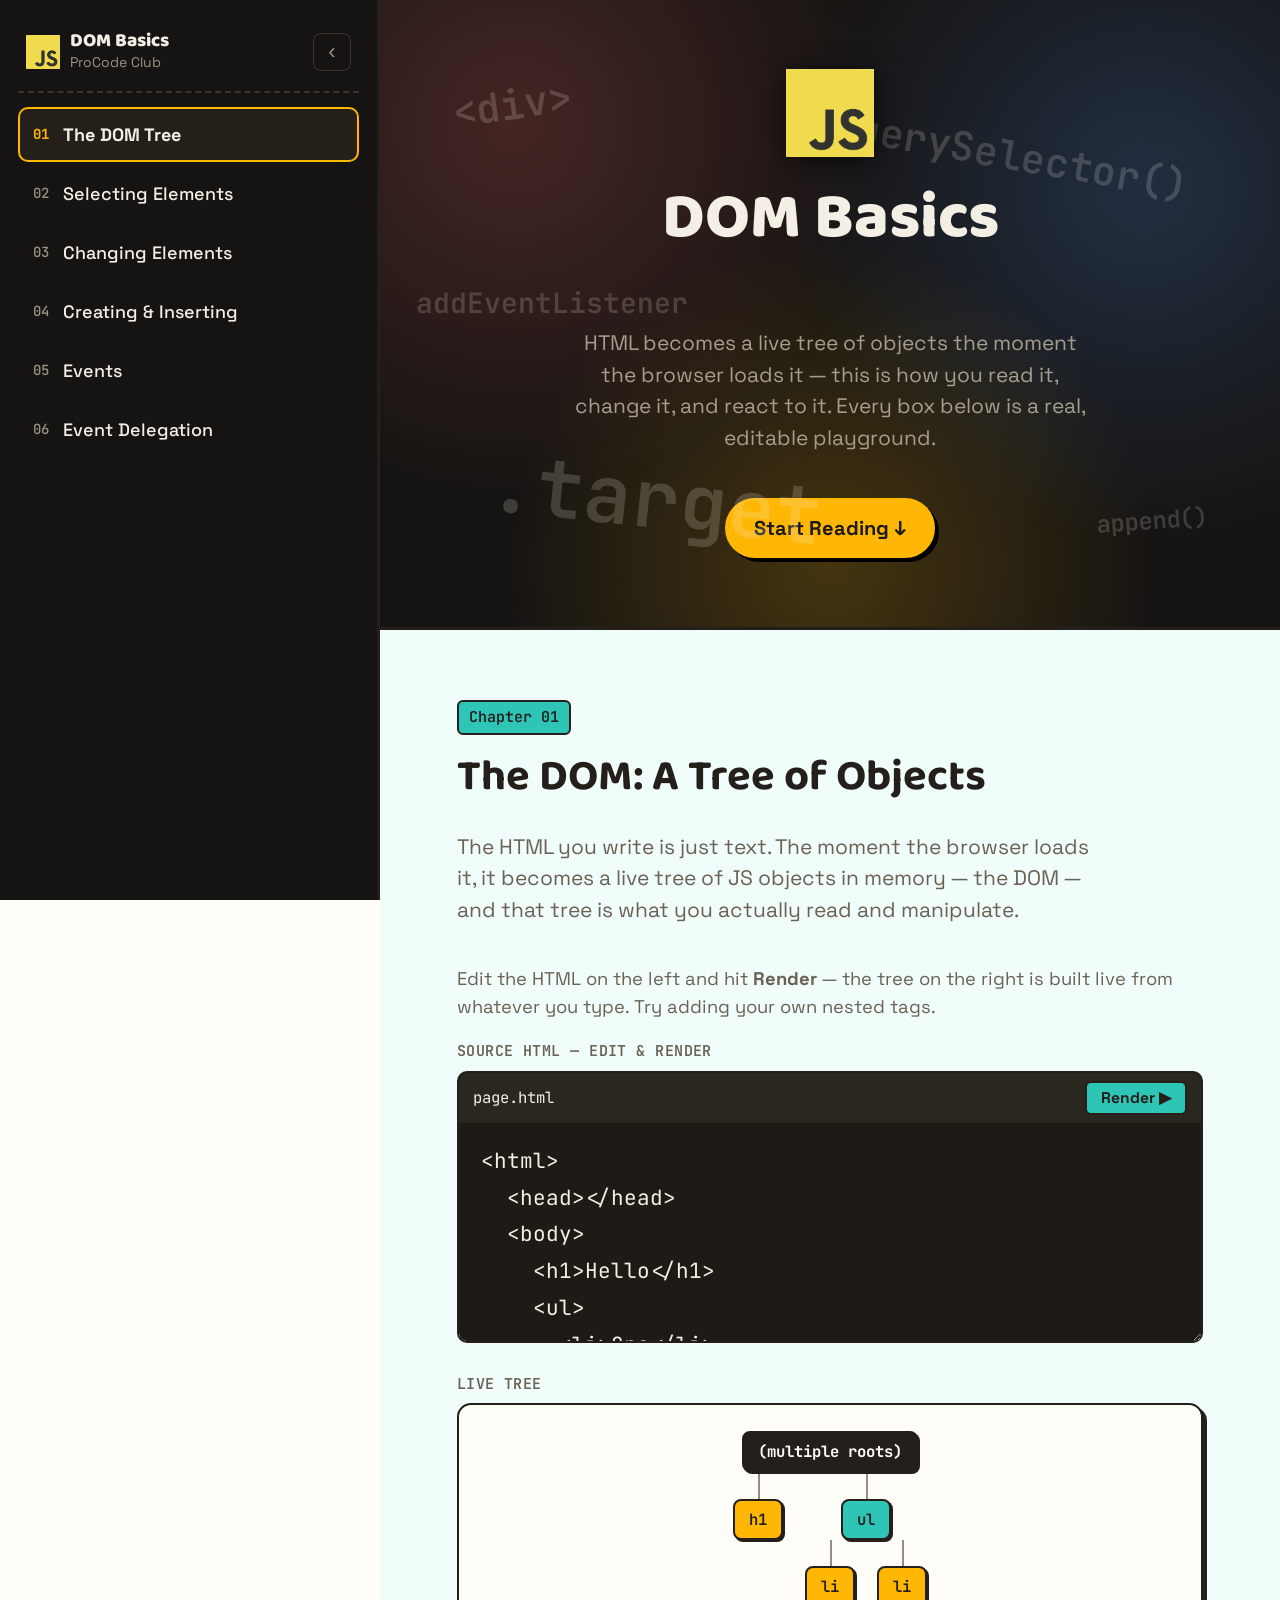
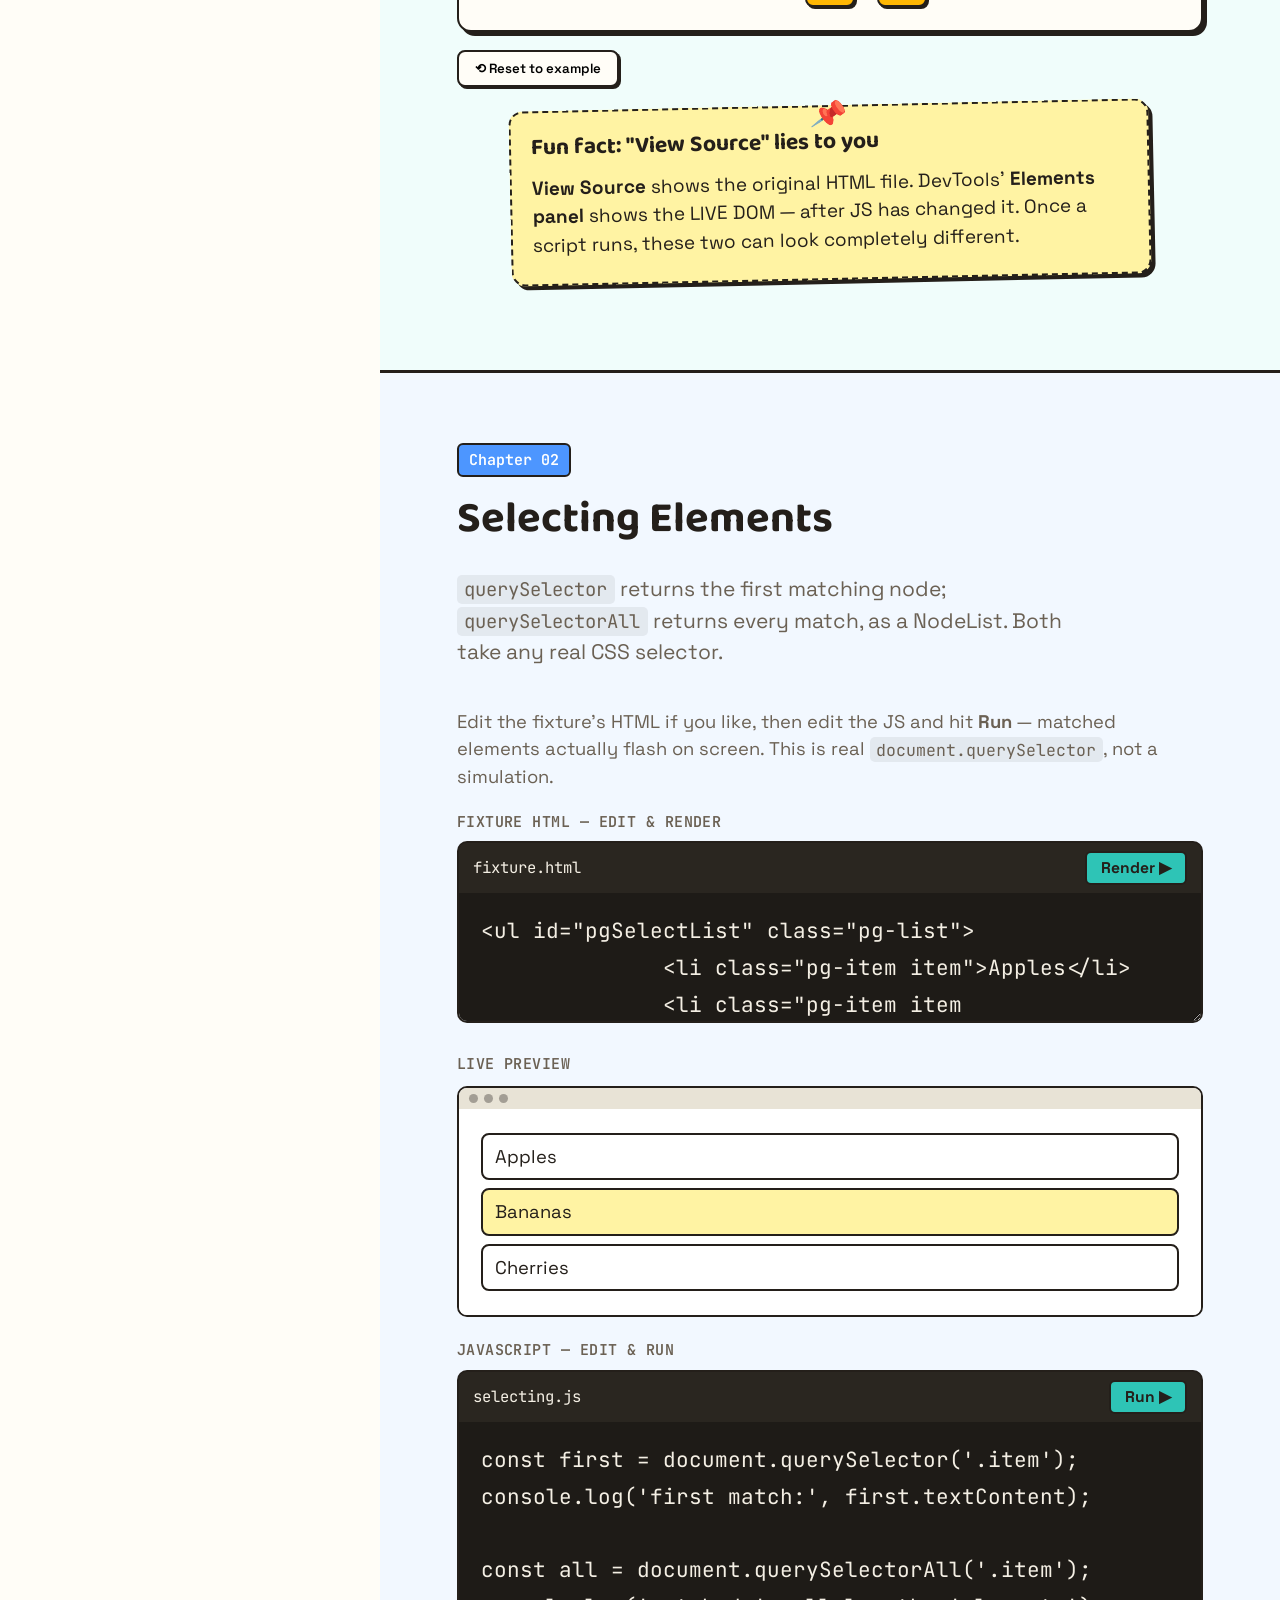
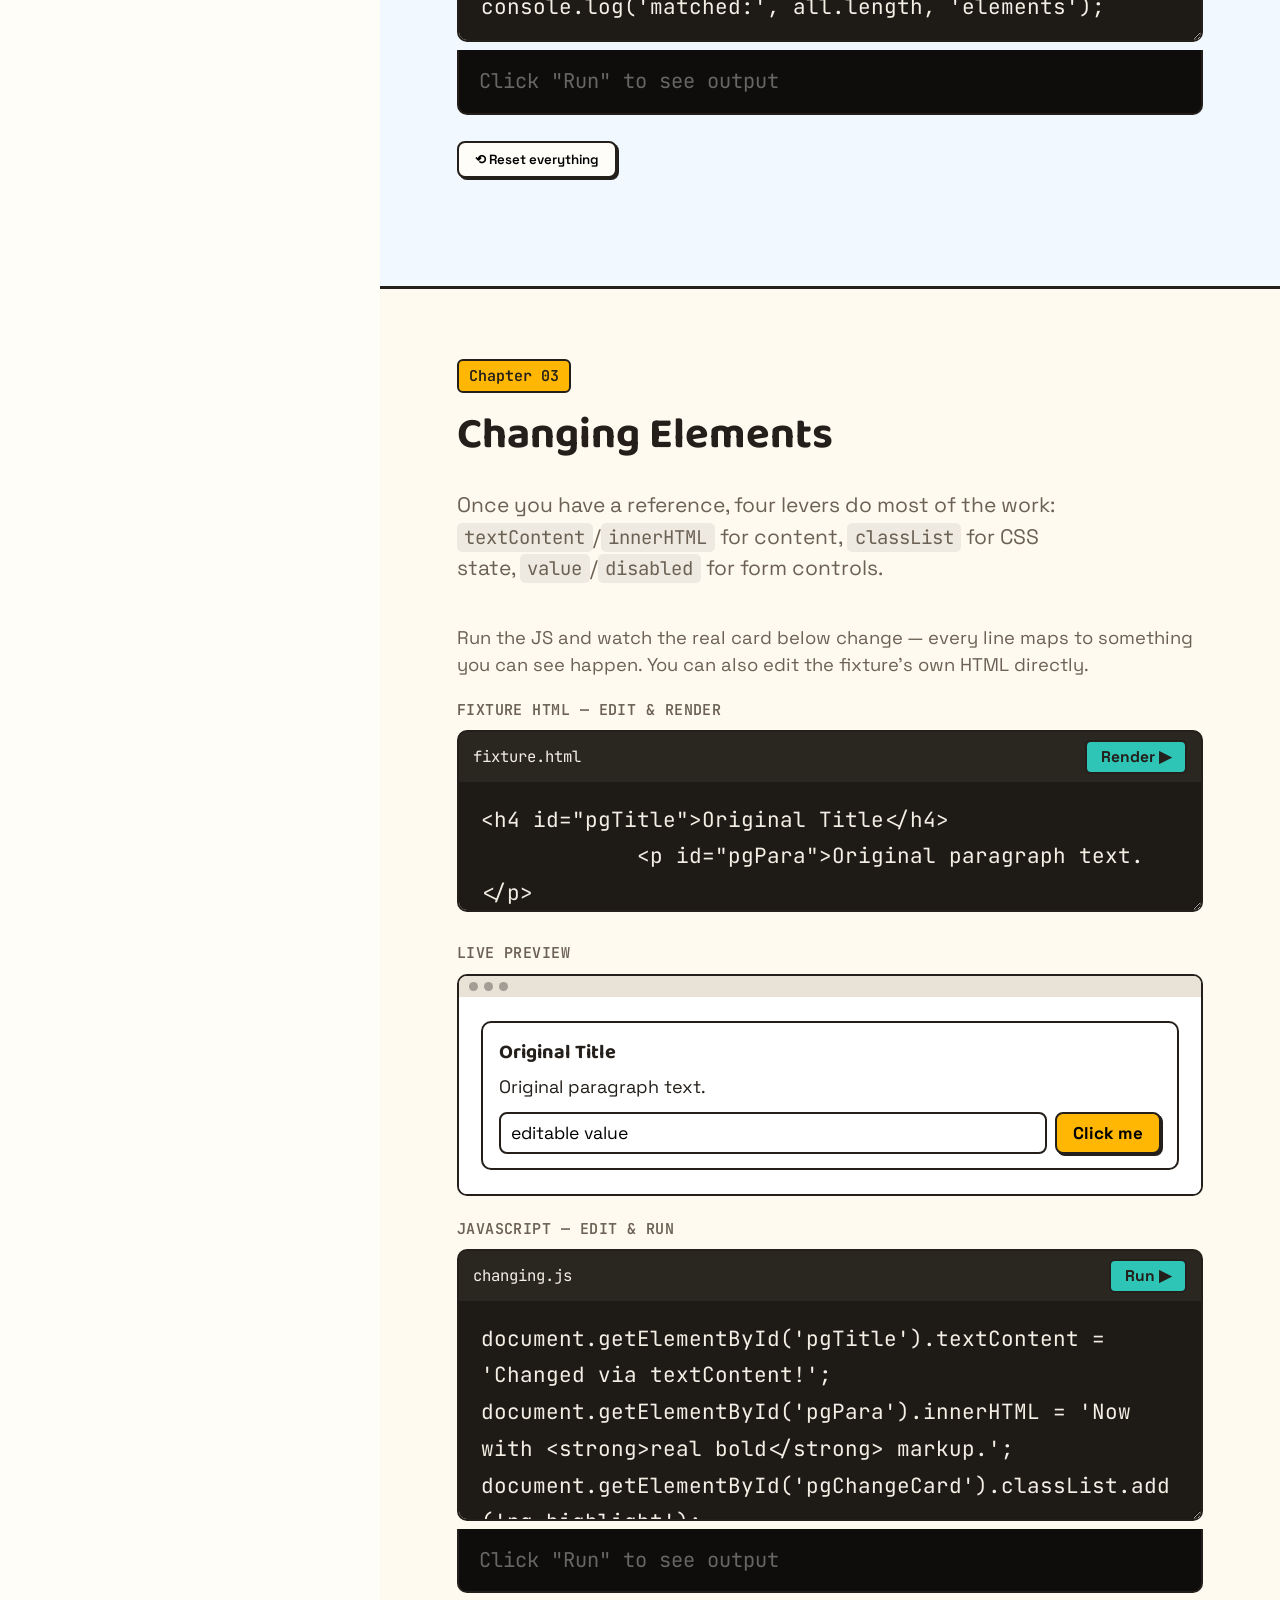
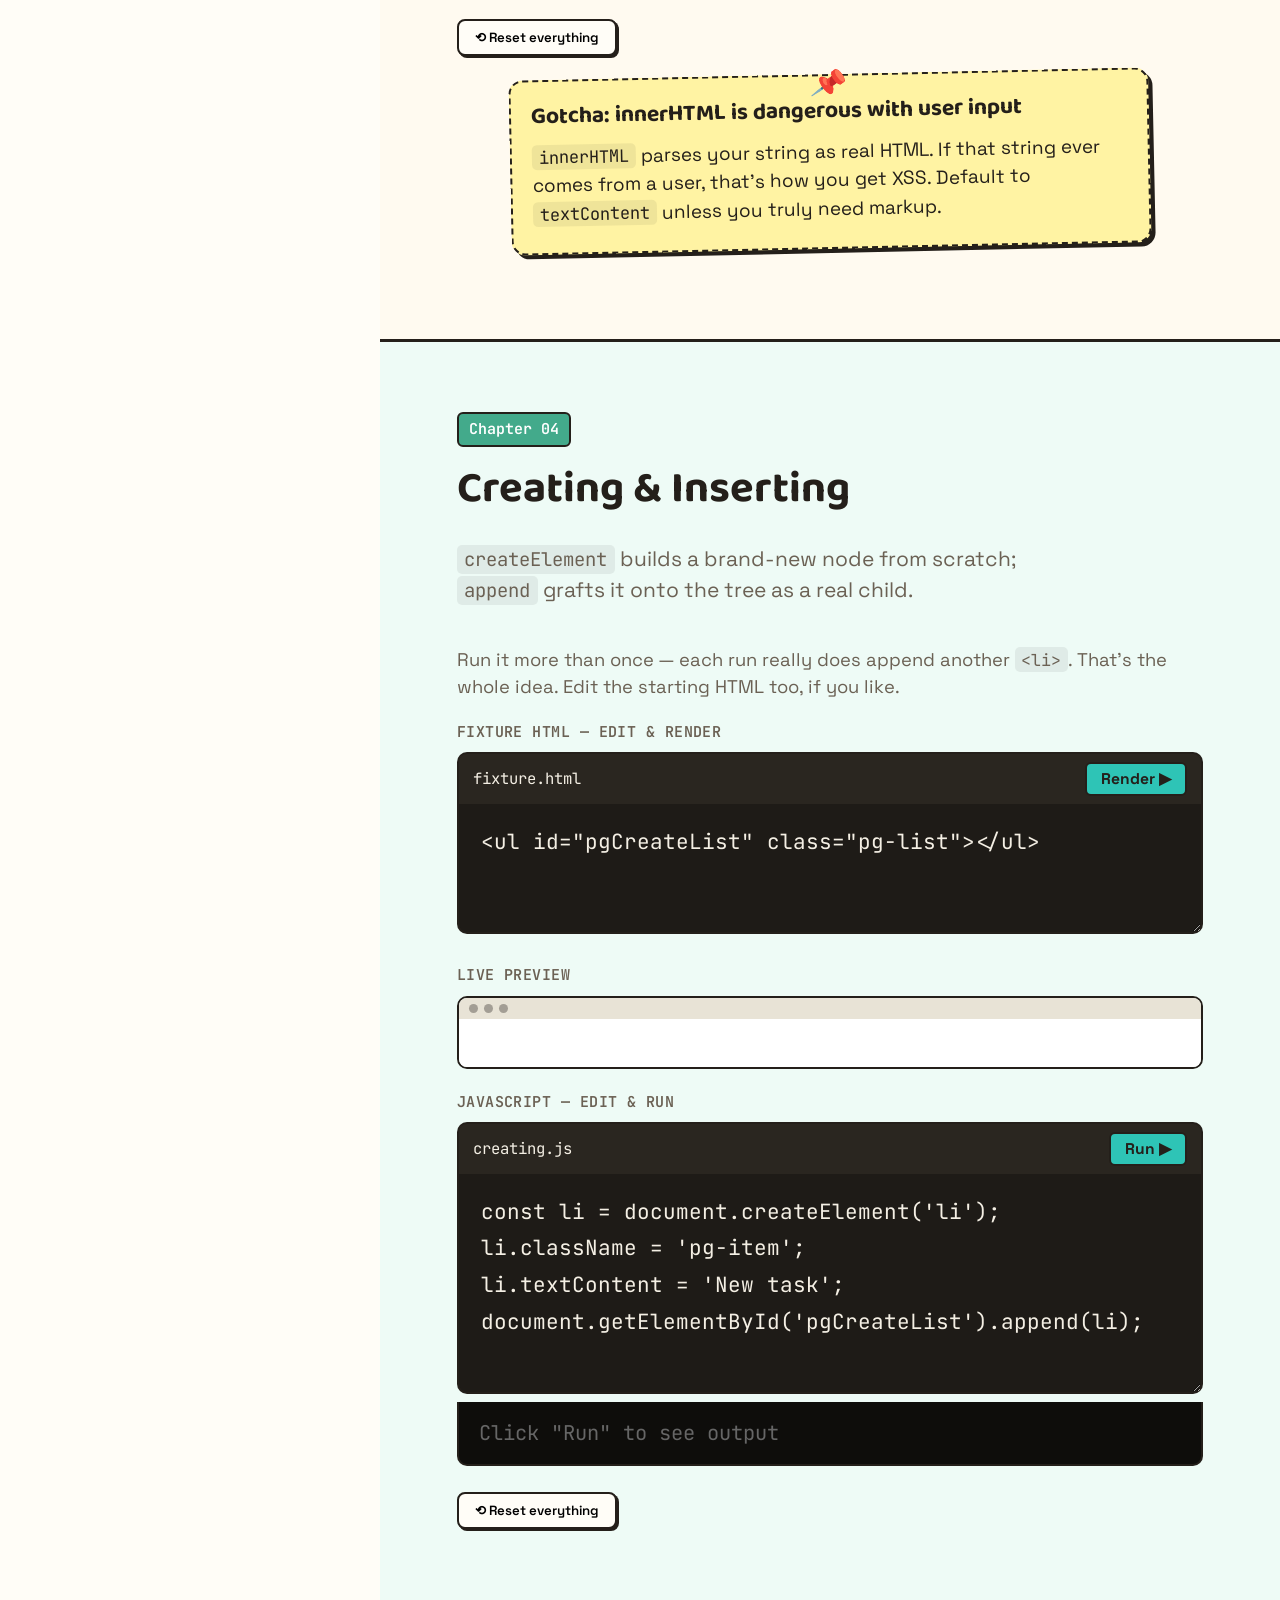
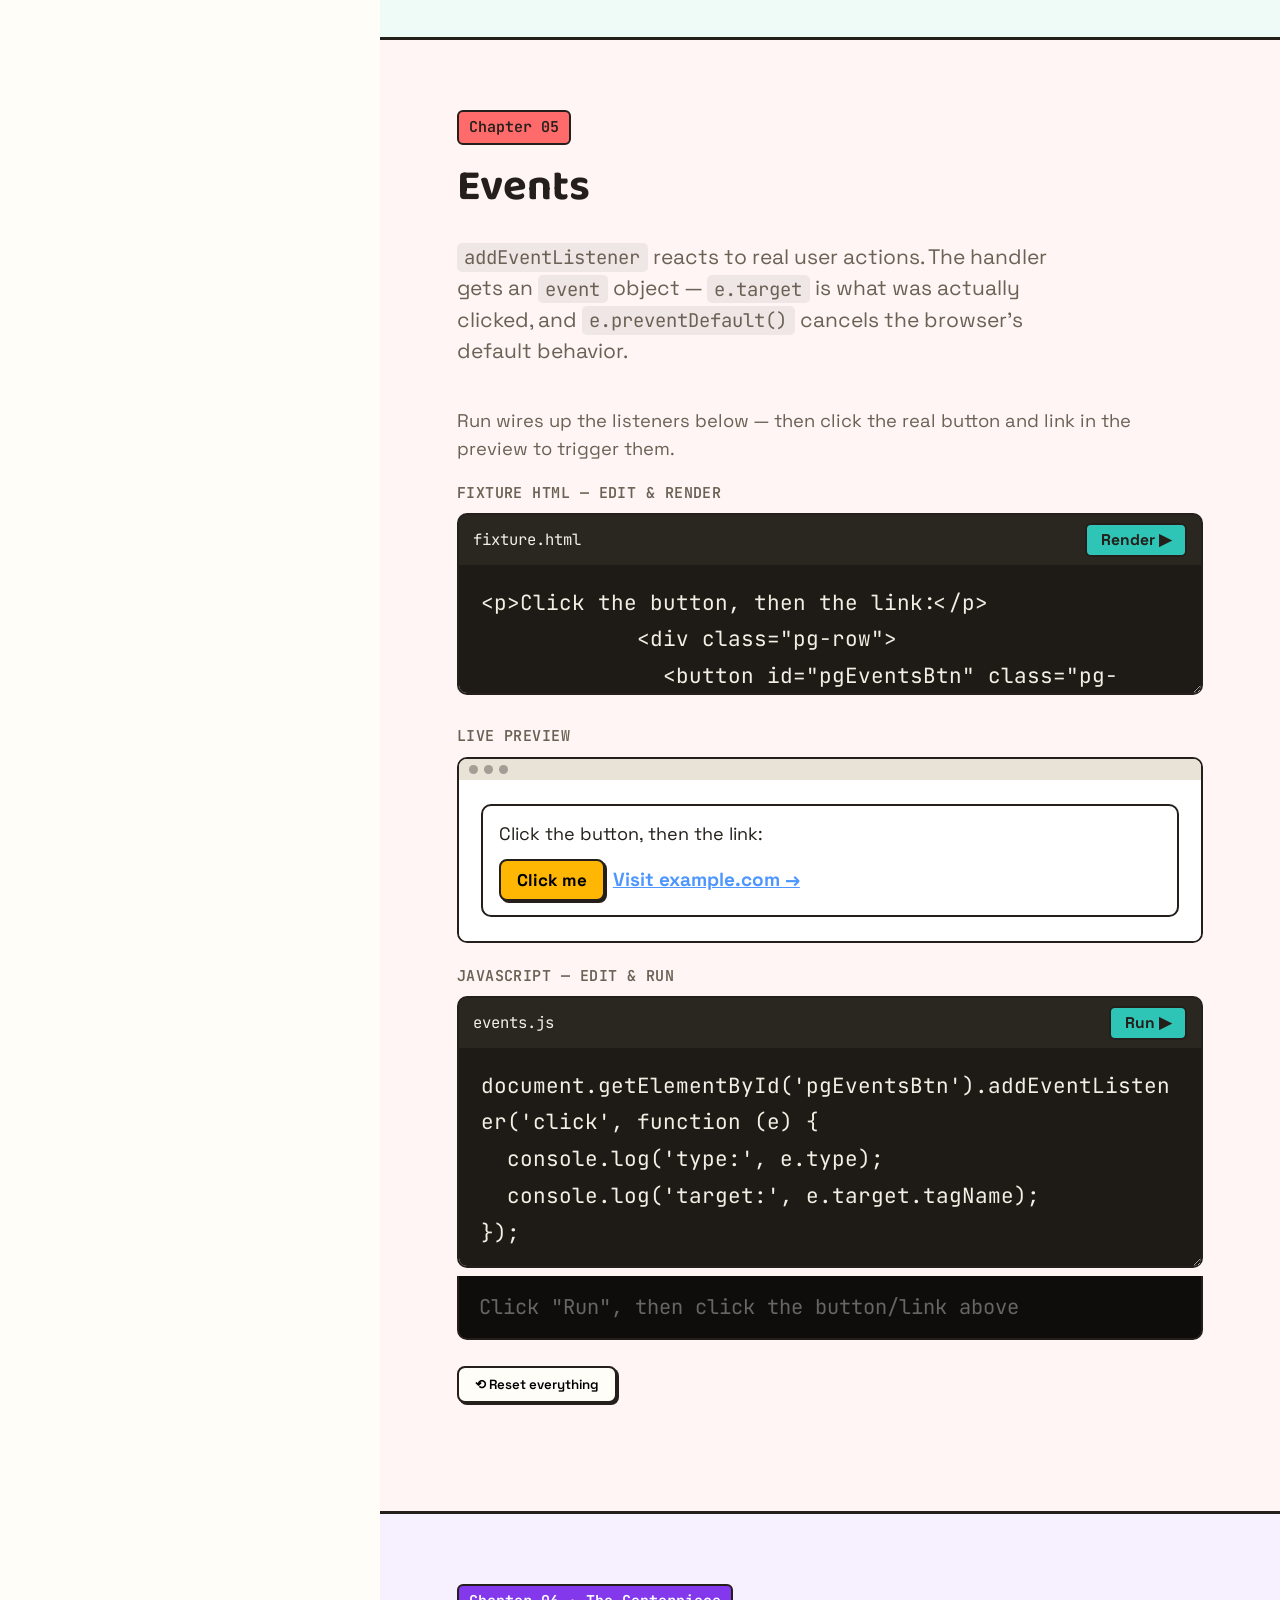
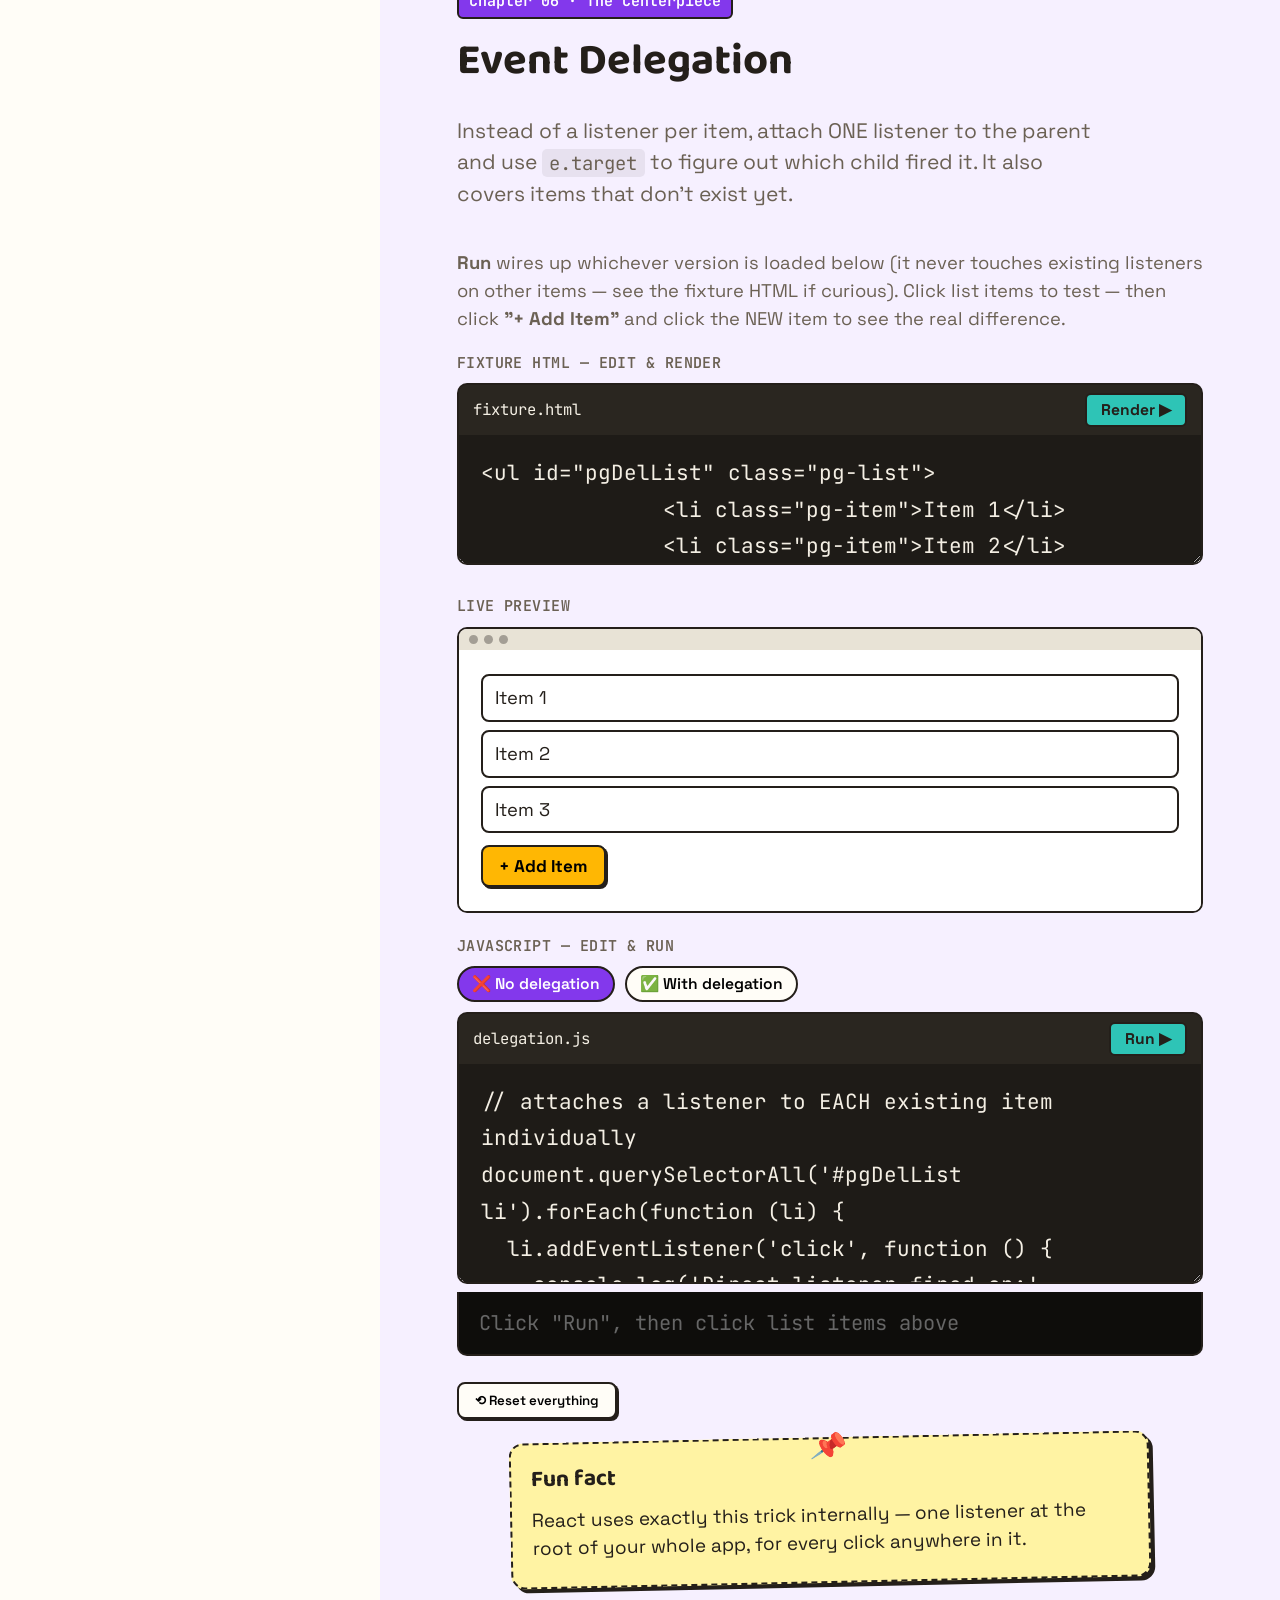
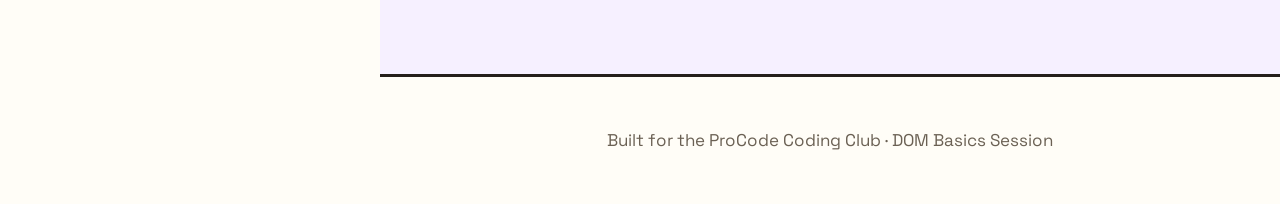
<file: dom.html>
<!DOCTYPE html>
<html lang="en">
<head>
<meta charset="UTF-8">
<meta name="viewport" content="width=device-width, initial-scale=1.0">
<script>
  if ('scrollRestoration' in history) { history.scrollRestoration = 'manual'; }
  window.scrollTo(0, 0);
  window.addEventListener('load', function () { window.scrollTo(0, 0); });
</script>
<title>DOM Basics — The Illustrated Guide</title>
<link rel="icon" href="assets/img/favicon.svg" type="image/svg+xml">
<link rel="icon" href="assets/img/favicon.ico" sizes="any">
<link rel="apple-touch-icon" href="assets/img/favicon-180.png">
<link rel="preconnect" href="https://fonts.googleapis.com">
<link rel="preconnect" href="https://fonts.gstatic.com" crossorigin>
<link href="https://fonts.googleapis.com/css2?family=Baloo+2:wght@500;700;800&family=Space+Grotesk:wght@400;500;700&family=JetBrains+Mono:wght@400;600&display=swap" rel="stylesheet">
<link rel="stylesheet" href="css/style.css">
</head>
<body>

<!-- ================= SIDEBAR NAV ================= -->
<button id="navToggle" class="nav-toggle" aria-label="Toggle navigation">☰</button>
<nav id="sidebar" class="sidebar">
  <div class="sidebar-brand">
    <img src="assets/img/js-logo.png" alt="ProCode Club logo" class="brand-logo">
    <div class="sidebar-brand-text">
      <div class="brand-title">DOM Basics</div>
      <div class="brand-sub">ProCode Club</div>
    </div>
    <button id="sidebarCollapseToggle" class="sidebar-toggle-btn" aria-label="Collapse sidebar" title="Collapse sidebar">‹</button>
  </div>
  <ol class="nav-list">
    <li><a href="#dom-what" data-section="dom-what"><span class="nav-num">01</span><span class="nav-label">The DOM Tree</span></a></li>
    <li><a href="#dom-select" data-section="dom-select"><span class="nav-num">02</span><span class="nav-label">Selecting Elements</span></a></li>
    <li><a href="#dom-change" data-section="dom-change"><span class="nav-num">03</span><span class="nav-label">Changing Elements</span></a></li>
    <li><a href="#dom-create" data-section="dom-create"><span class="nav-num">04</span><span class="nav-label">Creating &amp; Inserting</span></a></li>
    <li><a href="#dom-events" data-section="dom-events"><span class="nav-num">05</span><span class="nav-label">Events</span></a></li>
    <li><a href="#dom-delegate" data-section="dom-delegate"><span class="nav-num">06</span><span class="nav-label">Event Delegation</span></a></li>
  </ol>
</nav>

<main id="main">

<!-- Progress bar -->
<div class="progress-track"><div id="progressBar" class="progress-bar"></div></div>

<!-- ============ HERO ============ -->
<header class="hero">
  <div class="hero-doodles" aria-hidden="true">
    <span class="doodle d1">&lt;div&gt;</span>
    <span class="doodle d2">.target</span>
    <span class="doodle d3">querySelector()</span>
    <span class="doodle d4">append()</span>
    <span class="doodle d5">addEventListener</span>
  </div>
  <img src="assets/img/js-logo.png" alt="ProCode Club logo" class="hero-logo">
  <h1>DOM Basics</h1>
  <p class="hero-sub">HTML becomes a live tree of objects the moment the browser loads it — this is how you read it, change it, and react to it. Every box below is a real, editable playground.</p>
  <a href="#dom-what" class="hero-cta">Start Reading ↓</a>
</header>

<!-- ============ 1. THE DOM TREE ============ -->
<section id="dom-what" class="chapter chapter--dom-what" data-accent="1">
  <div class="chapter-head">
    <span class="chapter-tag">Chapter 01</span>
    <h2>The DOM: A Tree of Objects</h2>
    <p class="chapter-def">The HTML you write is just text. The moment the browser loads it, it becomes a live tree of JS objects in memory — the DOM — and that tree is what you actually read and manipulate.</p>
  </div>
  <p class="pg-hint">Edit the HTML on the left and hit <strong>Render</strong> — the tree on the right is built live from whatever you type. Try adding your own nested tags.</p>

  <div class="pg-stack">
    <div class="pg-block">
      <div class="pg-block-label">Source HTML — edit &amp; render</div>
      <div class="snippet-head"><span>page.html</span><button id="treeRender" class="run-btn">Render ▶</button></div>
      <textarea id="treeHtmlCode" class="pg-code" spellcheck="false"></textarea>
    </div>
    <div class="pg-block">
      <div class="pg-block-label">Live tree</div>
      <div class="tree-panel">
        <div id="domTree" class="tree-diagram"></div>
      </div>
      <div class="pg-controls"><button id="treeReset" class="cs-btn">⟲ Reset to example</button></div>
    </div>
  </div>

  <div class="tl-card sticky-note" style="max-width:640px; margin:0 auto;">
    <span class="sticky-pin">📌</span>
    <h3>Fun fact: "View Source" lies to you</h3>
    <p><strong>View Source</strong> shows the original HTML file. DevTools' <strong>Elements panel</strong> shows the LIVE DOM — after JS has changed it. Once a script runs, these two can look completely different.</p>
  </div>
</section>

<!-- ============ 2. SELECTING ============ -->
<section id="dom-select" class="chapter chapter--dom-select" data-accent="2">
  <div class="chapter-head">
    <span class="chapter-tag">Chapter 02</span>
    <h2>Selecting Elements</h2>
    <p class="chapter-def"><code>querySelector</code> returns the first matching node; <code>querySelectorAll</code> returns every match, as a NodeList. Both take any real CSS selector.</p>
  </div>
  <p class="pg-hint">Edit the fixture's HTML if you like, then edit the JS and hit <strong>Run</strong> — matched elements actually flash on screen. This is real <code>document.querySelector</code>, not a simulation.</p>

  <div class="pg-stack">
    <div class="pg-block">
      <div class="pg-block-label">Fixture HTML — edit &amp; render</div>
      <div class="snippet-head"><span>fixture.html</span><button id="pgSelectRender" class="run-btn">Render ▶</button></div>
      <textarea id="pgSelectHtml" class="pg-code pg-code--html" spellcheck="false"></textarea>
    </div>
    <div class="pg-block">
      <div class="pg-block-label">Live preview</div>
      <div class="mini-browser pg-fixture">
        <div class="mini-browser-bar"><span></span><span></span><span></span></div>
        <div class="mini-browser-body">
          <div id="pgSelectFixture">
            <ul id="pgSelectList" class="pg-list">
              <li class="pg-item item">Apples</li>
              <li class="pg-item item featured">Bananas</li>
              <li class="pg-item item">Cherries</li>
            </ul>
          </div>
        </div>
      </div>
    </div>
    <div class="pg-block">
      <div class="pg-block-label">JavaScript — edit &amp; run</div>
      <div class="snippet-head"><span>selecting.js</span><button id="pgSelectRun" class="run-btn">Run ▶</button></div>
      <textarea id="pgSelectCode" class="pg-code" spellcheck="false">const first = document.querySelector('.item');
console.log('first match:', first.textContent);

const all = document.querySelectorAll('.item');
console.log('matched:', all.length, 'elements');</textarea>
      <div id="pgSelectOutput" class="snippet-output"><div class="output-placeholder">Click "Run" to see output</div></div>
    </div>
    <div class="pg-controls"><button id="pgSelectReset" class="cs-btn">⟲ Reset everything</button></div>
  </div>
</section>

<!-- ============ 3. CHANGING ============ -->
<section id="dom-change" class="chapter chapter--dom-change" data-accent="3">
  <div class="chapter-head">
    <span class="chapter-tag">Chapter 03</span>
    <h2>Changing Elements</h2>
    <p class="chapter-def">Once you have a reference, four levers do most of the work: <code>textContent</code>/<code>innerHTML</code> for content, <code>classList</code> for CSS state, <code>value</code>/<code>disabled</code> for form controls.</p>
  </div>
  <p class="pg-hint">Run the JS and watch the real card below change — every line maps to something you can see happen. You can also edit the fixture's own HTML directly.</p>

  <div class="pg-stack">
    <div class="pg-block">
      <div class="pg-block-label">Fixture HTML — edit &amp; render</div>
      <div class="snippet-head"><span>fixture.html</span><button id="pgChangeRender" class="run-btn">Render ▶</button></div>
      <textarea id="pgChangeHtml" class="pg-code pg-code--html" spellcheck="false"></textarea>
    </div>
    <div class="pg-block">
      <div class="pg-block-label">Live preview</div>
      <div class="mini-browser pg-fixture">
        <div class="mini-browser-bar"><span></span><span></span><span></span></div>
        <div class="mini-browser-body">
          <div id="pgChangeCard" class="pg-card">
            <h4 id="pgTitle">Original Title</h4>
            <p id="pgPara">Original paragraph text.</p>
            <div class="pg-row">
              <input id="pgInput" class="pg-input" value="editable value">
              <button id="pgBtn" class="pg-btn">Click me</button>
            </div>
          </div>
        </div>
      </div>
    </div>
    <div class="pg-block">
      <div class="pg-block-label">JavaScript — edit &amp; run</div>
      <div class="snippet-head"><span>changing.js</span><button id="pgChangeRun" class="run-btn">Run ▶</button></div>
      <textarea id="pgChangeCode" class="pg-code" spellcheck="false">document.getElementById('pgTitle').textContent = 'Changed via textContent!';
document.getElementById('pgPara').innerHTML = 'Now with <strong>real bold</strong> markup.';
document.getElementById('pgChangeCard').classList.add('pg-highlight');
document.getElementById('pgBtn').disabled = true;</textarea>
      <div id="pgChangeOutput" class="snippet-output"><div class="output-placeholder">Click "Run" to see output</div></div>
    </div>
    <div class="pg-controls"><button id="pgChangeReset" class="cs-btn">⟲ Reset everything</button></div>
  </div>

  <div class="tl-card sticky-note" style="max-width:640px; margin:0 auto;">
    <span class="sticky-pin">📌</span>
    <h3>Gotcha: innerHTML is dangerous with user input</h3>
    <p><code>innerHTML</code> parses your string as real HTML. If that string ever comes from a user, that's how you get XSS. Default to <code>textContent</code> unless you truly need markup.</p>
  </div>
</section>

<!-- ============ 4. CREATING & INSERTING ============ -->
<section id="dom-create" class="chapter chapter--dom-create" data-accent="4">
  <div class="chapter-head">
    <span class="chapter-tag">Chapter 04</span>
    <h2>Creating &amp; Inserting</h2>
    <p class="chapter-def"><code>createElement</code> builds a brand-new node from scratch; <code>append</code> grafts it onto the tree as a real child.</p>
  </div>
  <p class="pg-hint">Run it more than once — each run really does append another <code>&lt;li&gt;</code>. That's the whole idea. Edit the starting HTML too, if you like.</p>

  <div class="pg-stack">
    <div class="pg-block">
      <div class="pg-block-label">Fixture HTML — edit &amp; render</div>
      <div class="snippet-head"><span>fixture.html</span><button id="pgCreateRender" class="run-btn">Render ▶</button></div>
      <textarea id="pgCreateHtml" class="pg-code pg-code--html" spellcheck="false"></textarea>
    </div>
    <div class="pg-block">
      <div class="pg-block-label">Live preview</div>
      <div class="mini-browser pg-fixture">
        <div class="mini-browser-bar"><span></span><span></span><span></span></div>
        <div class="mini-browser-body">
          <div id="pgCreateFixture">
            <ul id="pgCreateList" class="pg-list"></ul>
          </div>
        </div>
      </div>
    </div>
    <div class="pg-block">
      <div class="pg-block-label">JavaScript — edit &amp; run</div>
      <div class="snippet-head"><span>creating.js</span><button id="pgCreateRun" class="run-btn">Run ▶</button></div>
      <textarea id="pgCreateCode" class="pg-code" spellcheck="false">const li = document.createElement('li');
li.className = 'pg-item';
li.textContent = 'New task';
document.getElementById('pgCreateList').append(li);</textarea>
      <div id="pgCreateOutput" class="snippet-output"><div class="output-placeholder">Click "Run" to see output</div></div>
    </div>
    <div class="pg-controls"><button id="pgCreateReset" class="cs-btn">⟲ Reset everything</button></div>
  </div>
</section>

<!-- ============ 5. EVENTS ============ -->
<section id="dom-events" class="chapter chapter--dom-events" data-accent="5">
  <div class="chapter-head">
    <span class="chapter-tag">Chapter 05</span>
    <h2>Events</h2>
    <p class="chapter-def"><code>addEventListener</code> reacts to real user actions. The handler gets an <code>event</code> object — <code>e.target</code> is what was actually clicked, and <code>e.preventDefault()</code> cancels the browser's default behavior.</p>
  </div>
  <p class="pg-hint">Run wires up the listeners below — then click the real button and link in the preview to trigger them.</p>

  <div class="pg-stack">
    <div class="pg-block">
      <div class="pg-block-label">Fixture HTML — edit &amp; render</div>
      <div class="snippet-head"><span>fixture.html</span><button id="pgEventsRender" class="run-btn">Render ▶</button></div>
      <textarea id="pgEventsHtml" class="pg-code pg-code--html" spellcheck="false"></textarea>
    </div>
    <div class="pg-block">
      <div class="pg-block-label">Live preview</div>
      <div class="mini-browser pg-fixture">
        <div class="mini-browser-bar"><span></span><span></span><span></span></div>
        <div class="mini-browser-body">
          <div id="pgEventsCard" class="pg-card">
            <p>Click the button, then the link:</p>
            <div class="pg-row">
              <button id="pgEventsBtn" class="pg-btn">Click me</button>
              <a id="pgLink" class="pg-link" href="#pgEventsCard">Visit example.com →</a>
            </div>
          </div>
        </div>
      </div>
    </div>
    <div class="pg-block">
      <div class="pg-block-label">JavaScript — edit &amp; run</div>
      <div class="snippet-head"><span>events.js</span><button id="pgEventsRun" class="run-btn">Run ▶</button></div>
      <textarea id="pgEventsCode" class="pg-code" spellcheck="false">document.getElementById('pgEventsBtn').addEventListener('click', function (e) {
  console.log('type:', e.type);
  console.log('target:', e.target.tagName);
});

document.getElementById('pgLink').addEventListener('click', function (e) {
  e.preventDefault();
  console.log('Link clicked — default navigation prevented.');
});</textarea>
      <div id="pgEventsOutput" class="snippet-output"><div class="output-placeholder">Click "Run", then click the button/link above</div></div>
    </div>
    <div class="pg-controls"><button id="pgEventsReset" class="cs-btn">⟲ Reset everything</button></div>
  </div>
</section>

<!-- ============ 6. EVENT DELEGATION ============ -->
<section id="dom-delegate" class="chapter chapter--dom-delegate" data-accent="11">
  <div class="chapter-head">
    <span class="chapter-tag">Chapter 06 · The Centerpiece</span>
    <h2>Event Delegation</h2>
    <p class="chapter-def">Instead of a listener per item, attach ONE listener to the parent and use <code>e.target</code> to figure out which child fired it. It also covers items that don't exist yet.</p>
  </div>
  <p class="pg-hint"><strong>Run</strong> wires up whichever version is loaded below (it never touches existing listeners on other items — see the fixture HTML if curious). Click list items to test — then click <strong>"+ Add Item"</strong> and click the NEW item to see the real difference.</p>

  <div class="pg-stack">
    <div class="pg-block">
      <div class="pg-block-label">Fixture HTML — edit &amp; render</div>
      <div class="snippet-head"><span>fixture.html</span><button id="pgDelRender" class="run-btn">Render ▶</button></div>
      <textarea id="pgDelHtml" class="pg-code pg-code--html" spellcheck="false"></textarea>
    </div>
    <div class="pg-block">
      <div class="pg-block-label">Live preview</div>
      <div class="mini-browser pg-fixture">
        <div class="mini-browser-bar"><span></span><span></span><span></span></div>
        <div class="mini-browser-body">
          <div id="pgDelFixture">
            <ul id="pgDelList" class="pg-list">
              <li class="pg-item">Item 1</li>
              <li class="pg-item">Item 2</li>
              <li class="pg-item">Item 3</li>
            </ul>
          </div>
          <div class="pg-row" style="margin-top:12px;">
            <button id="pgDelAdd" class="pg-btn">+ Add Item</button>
          </div>
        </div>
      </div>
    </div>
    <div class="pg-block">
      <div class="pg-block-label">JavaScript — edit &amp; run</div>
      <div class="pg-preset-row">
        <button id="pgDelLoadNo" class="pg-preset-btn">❌ No delegation</button>
        <button id="pgDelLoadYes" class="pg-preset-btn">✅ With delegation</button>
      </div>
      <div class="snippet-head"><span>delegation.js</span><button id="pgDelRun" class="run-btn">Run ▶</button></div>
      <textarea id="pgDelCode" class="pg-code" spellcheck="false"></textarea>
      <div id="pgDelOutput" class="snippet-output"><div class="output-placeholder">Click "Run", then click list items above</div></div>
    </div>
    <div class="pg-controls"><button id="pgDelReset" class="cs-btn">⟲ Reset everything</button></div>
  </div>

  <div class="tl-card sticky-note" style="max-width:640px; margin:0 auto;">
    <span class="sticky-pin">📌</span>
    <h3>Fun fact</h3>
    <p>React uses exactly this trick internally — one listener at the root of your whole app, for every click anywhere in it.</p>
  </div>
</section>

<footer class="site-footer">
  <p>Built for the ProCode Coding Club · DOM Basics Session</p>
</footer>

</main>

<script src="js/dom.js"></script>
</body>
</html>
</file>
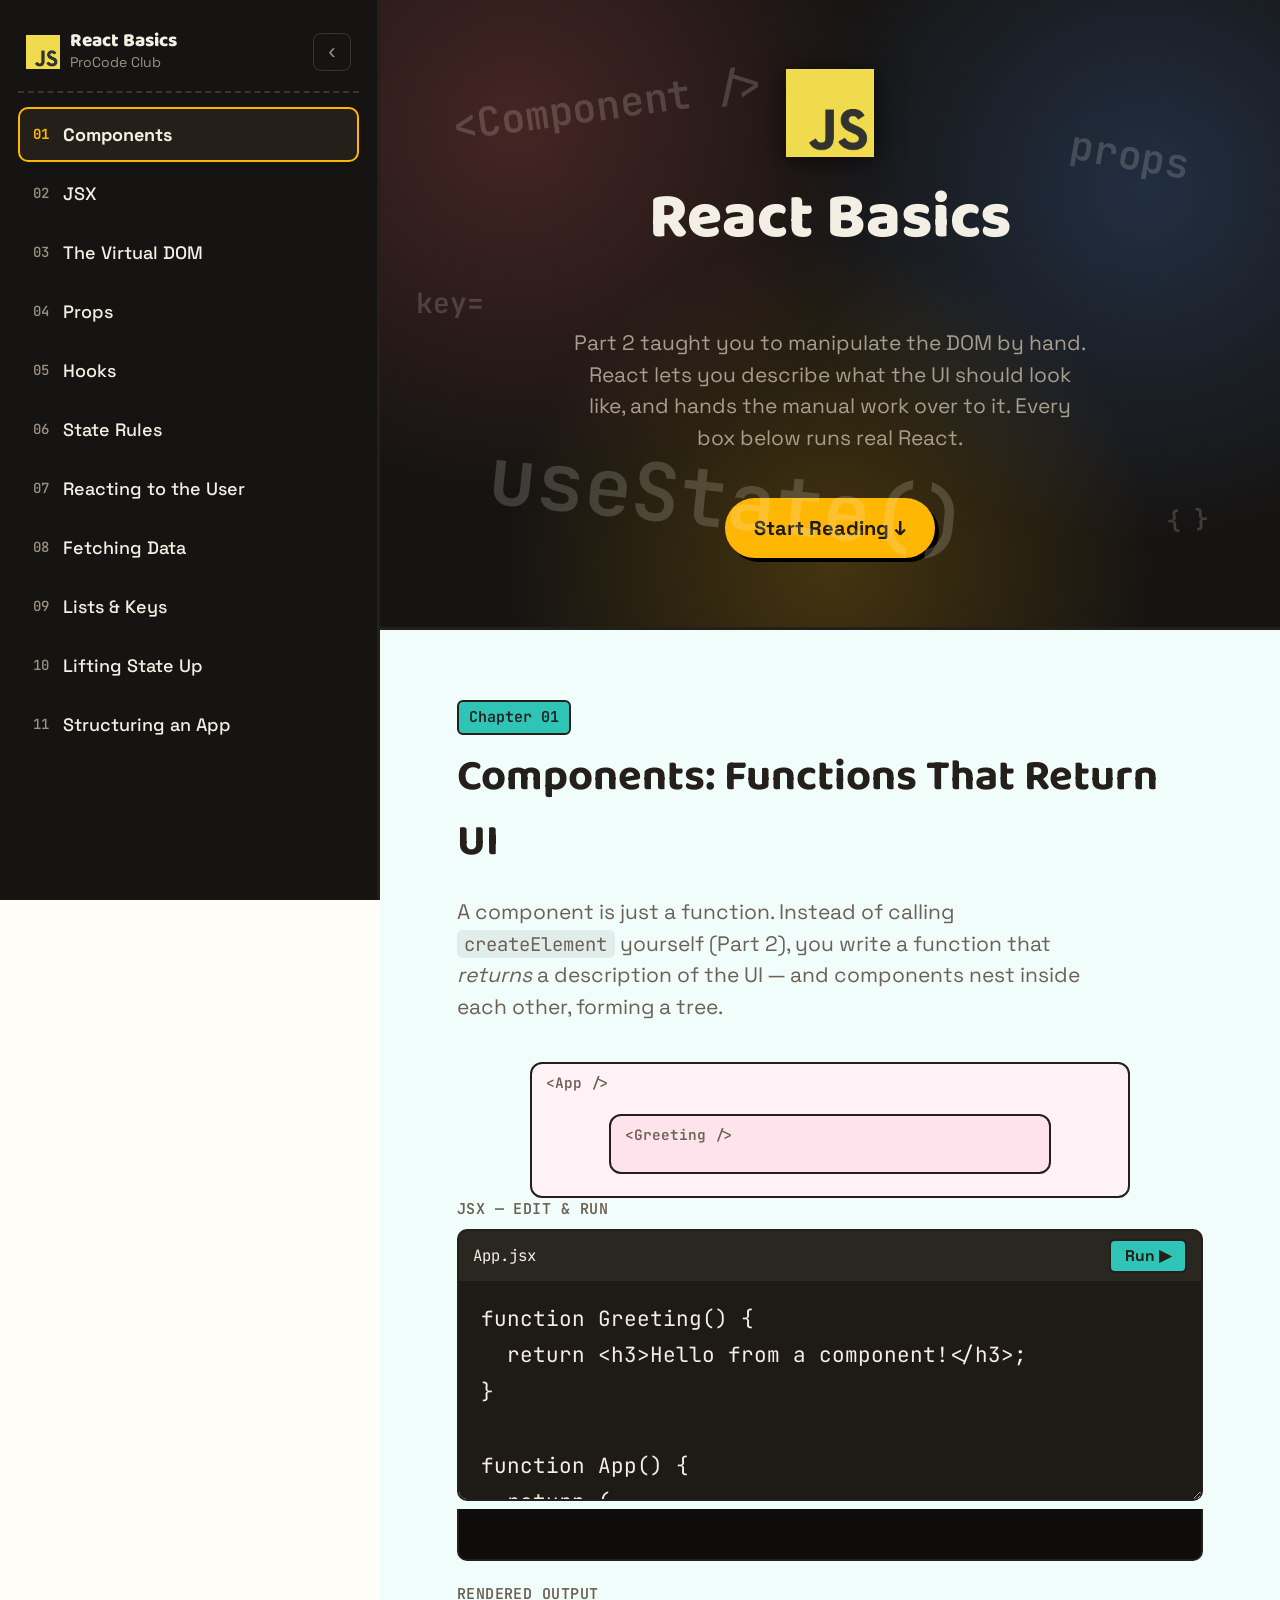
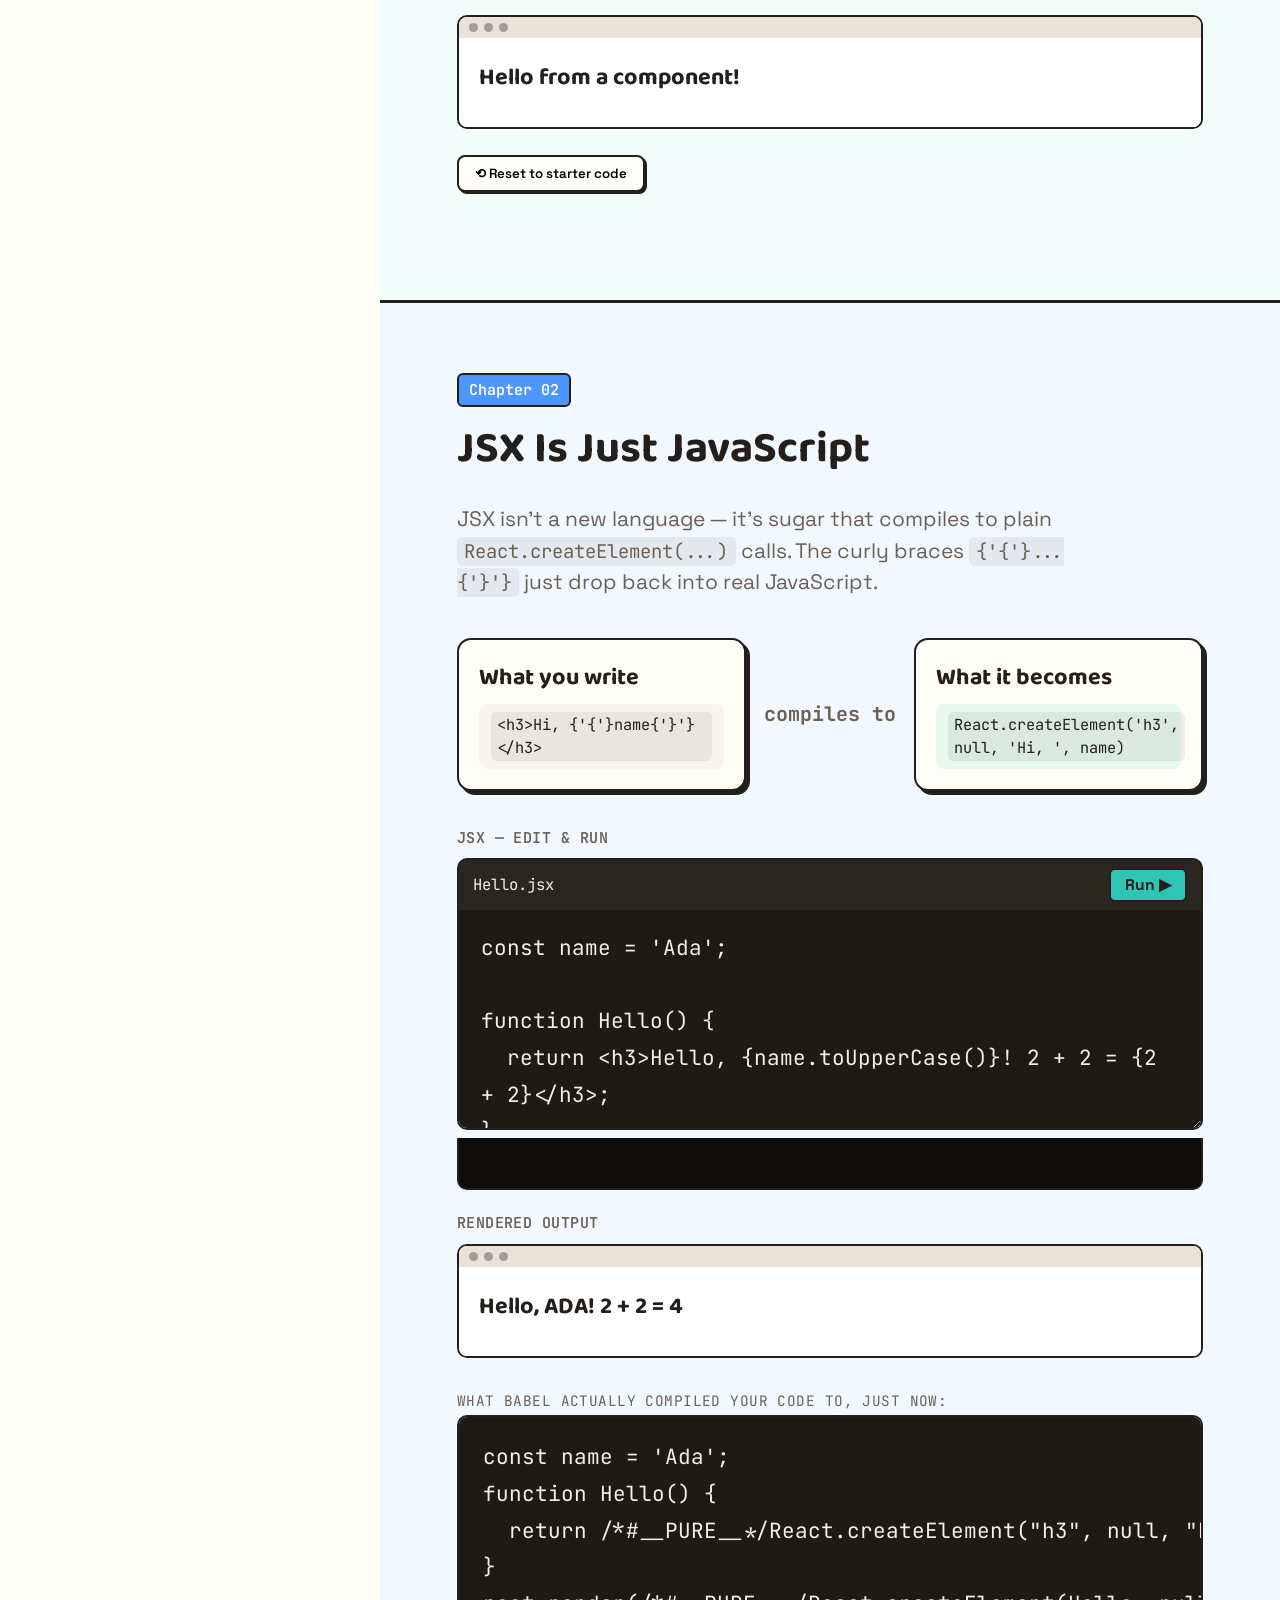
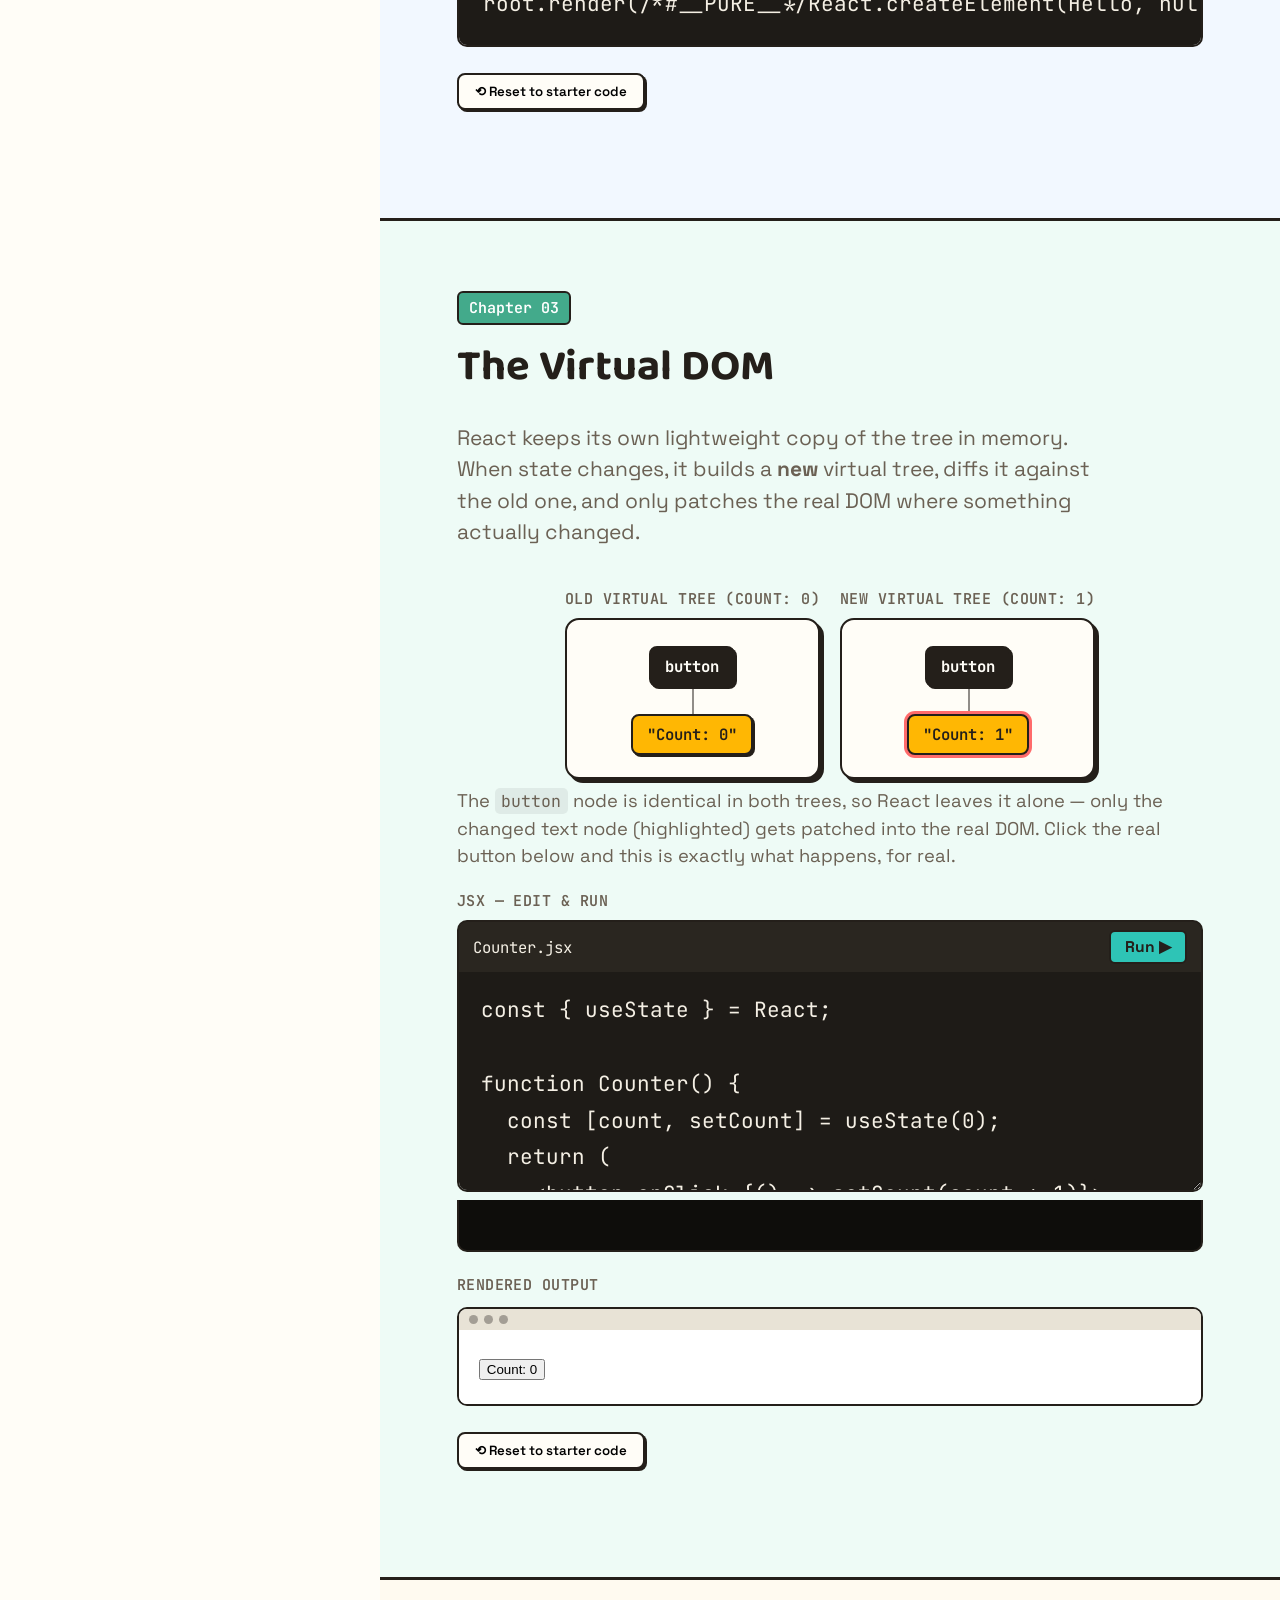
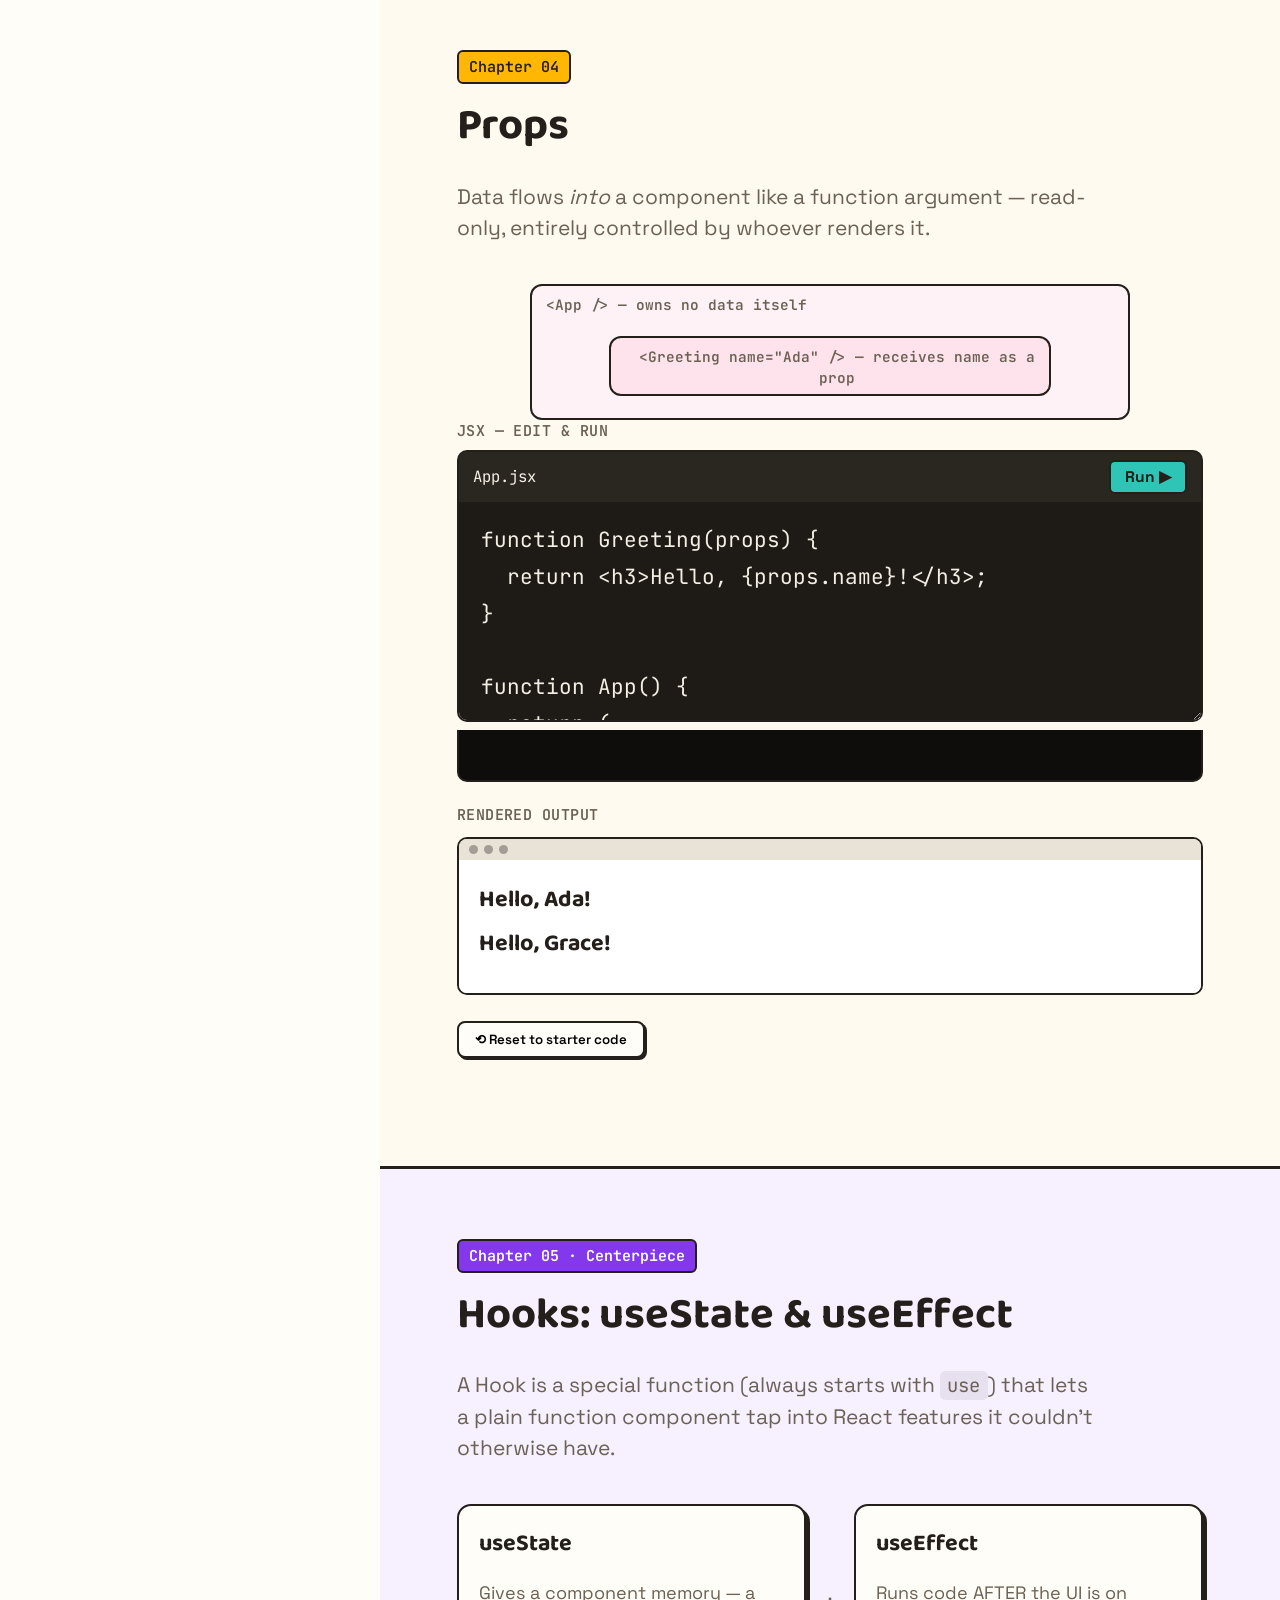
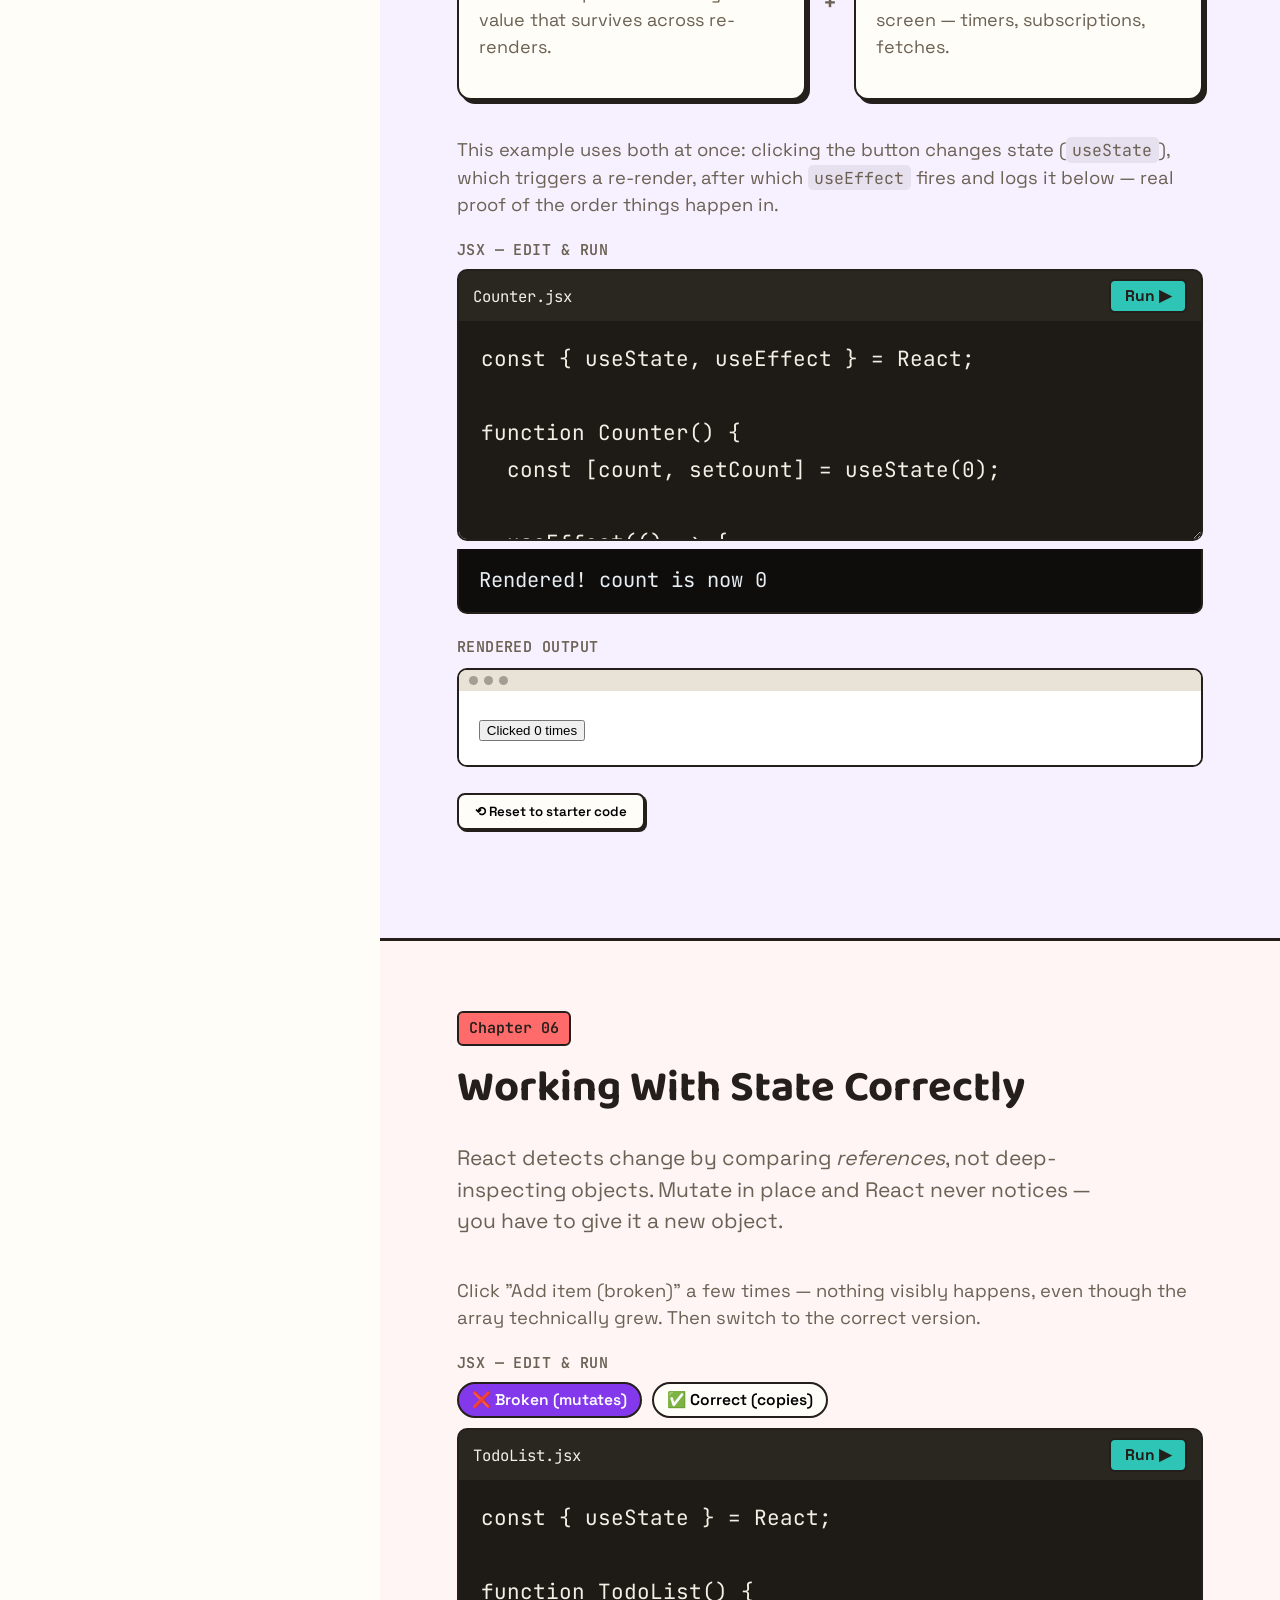
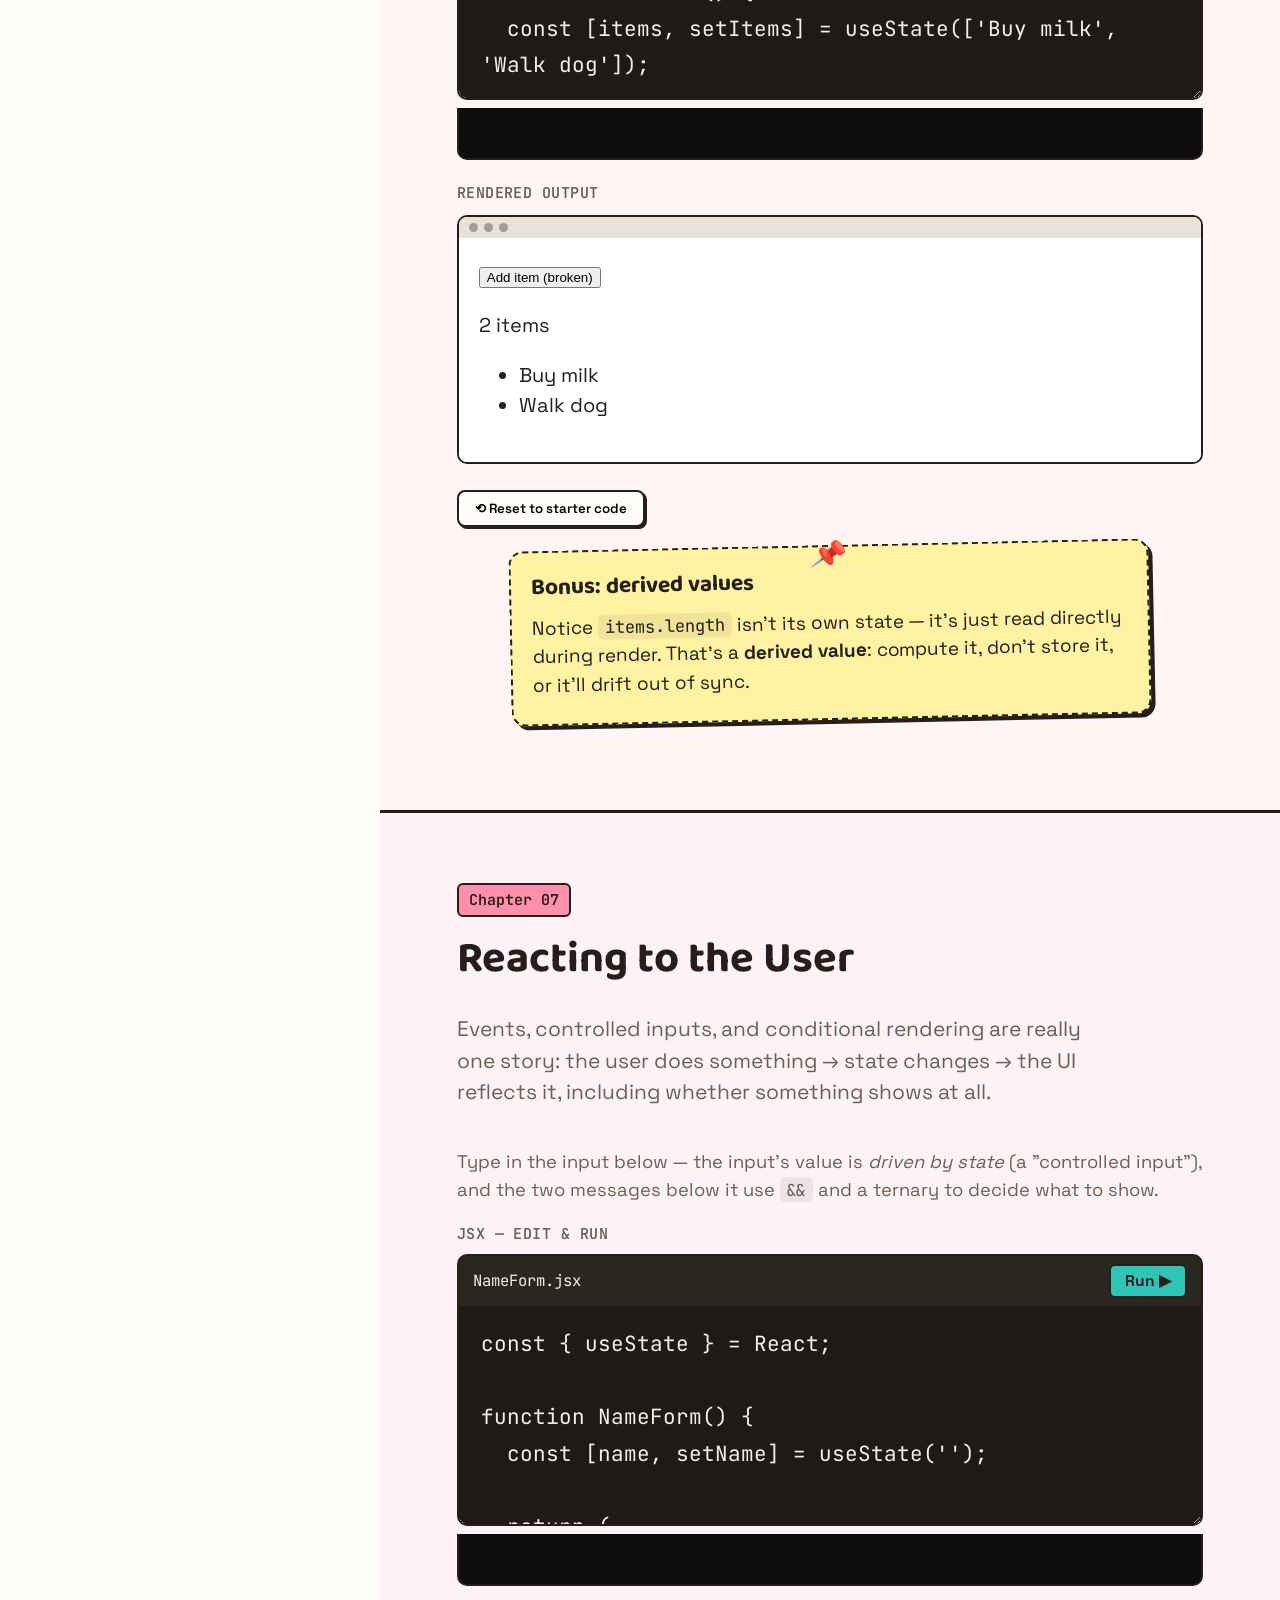
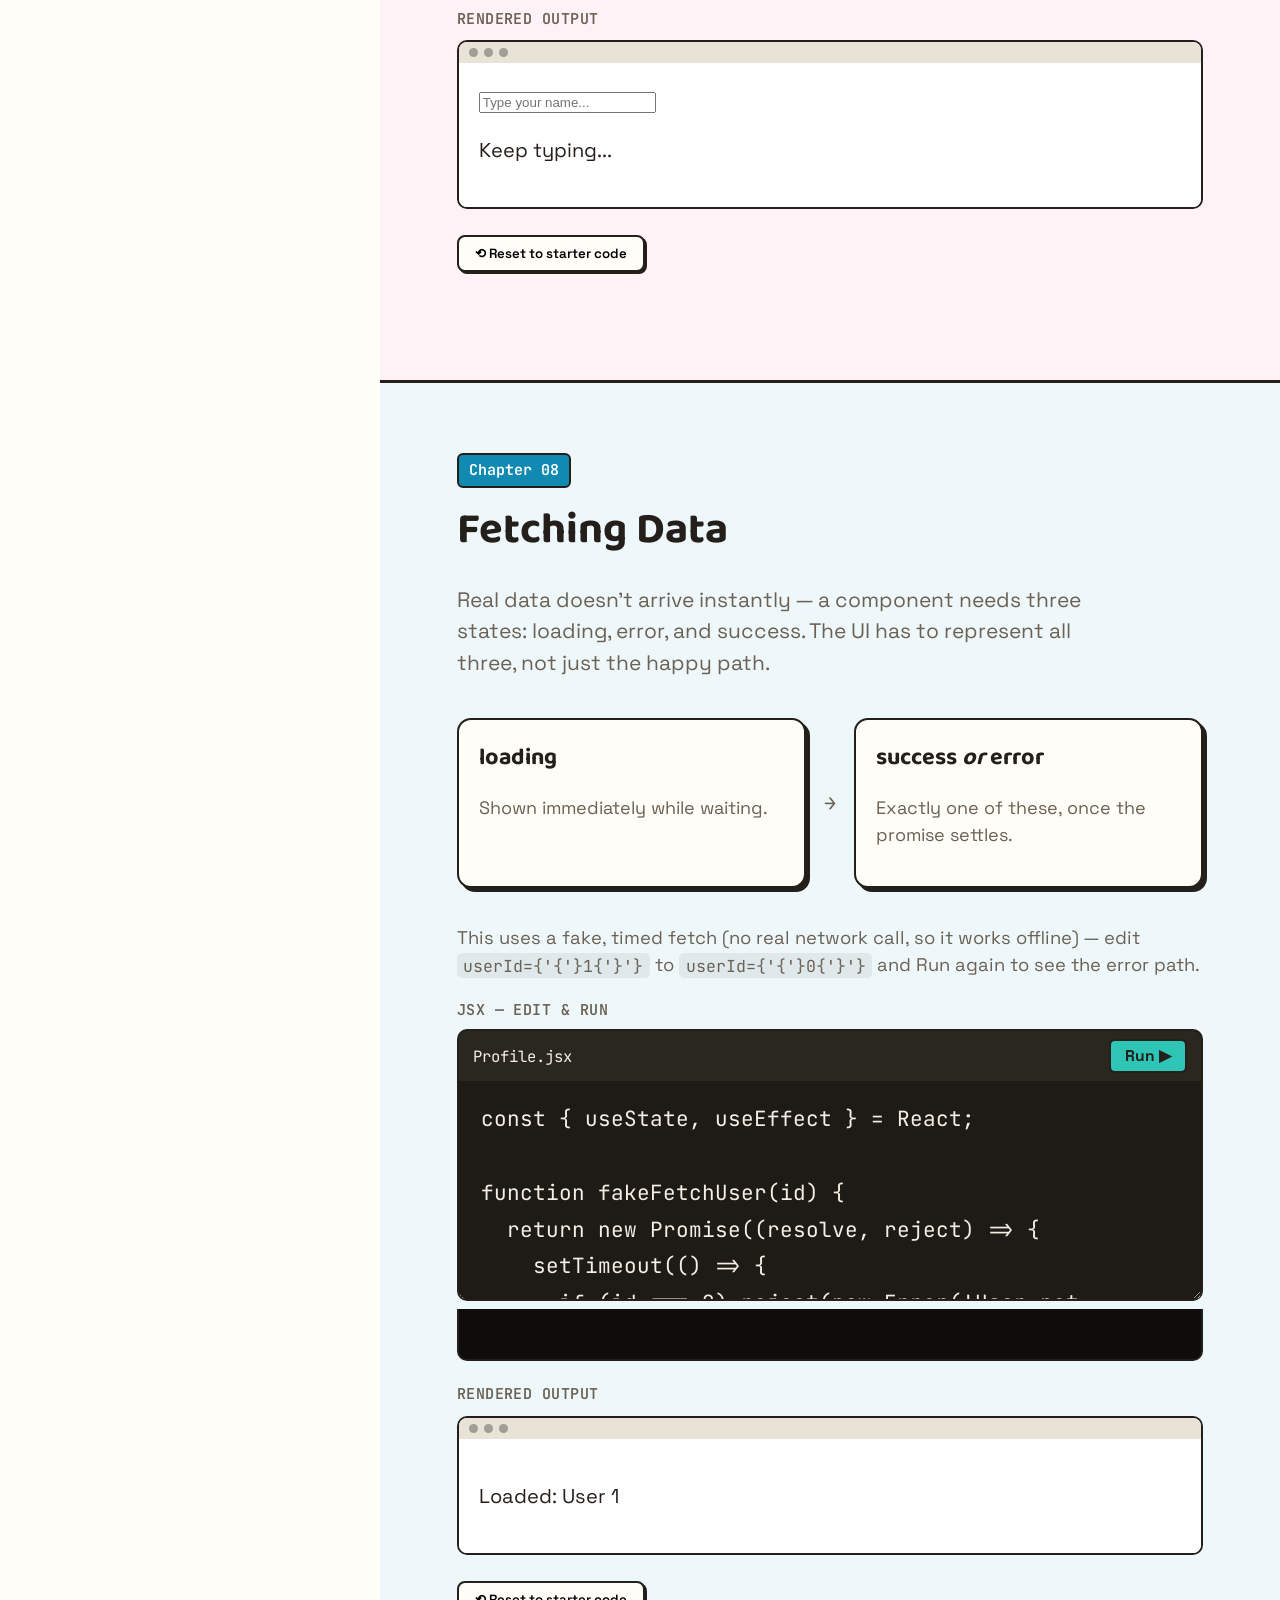
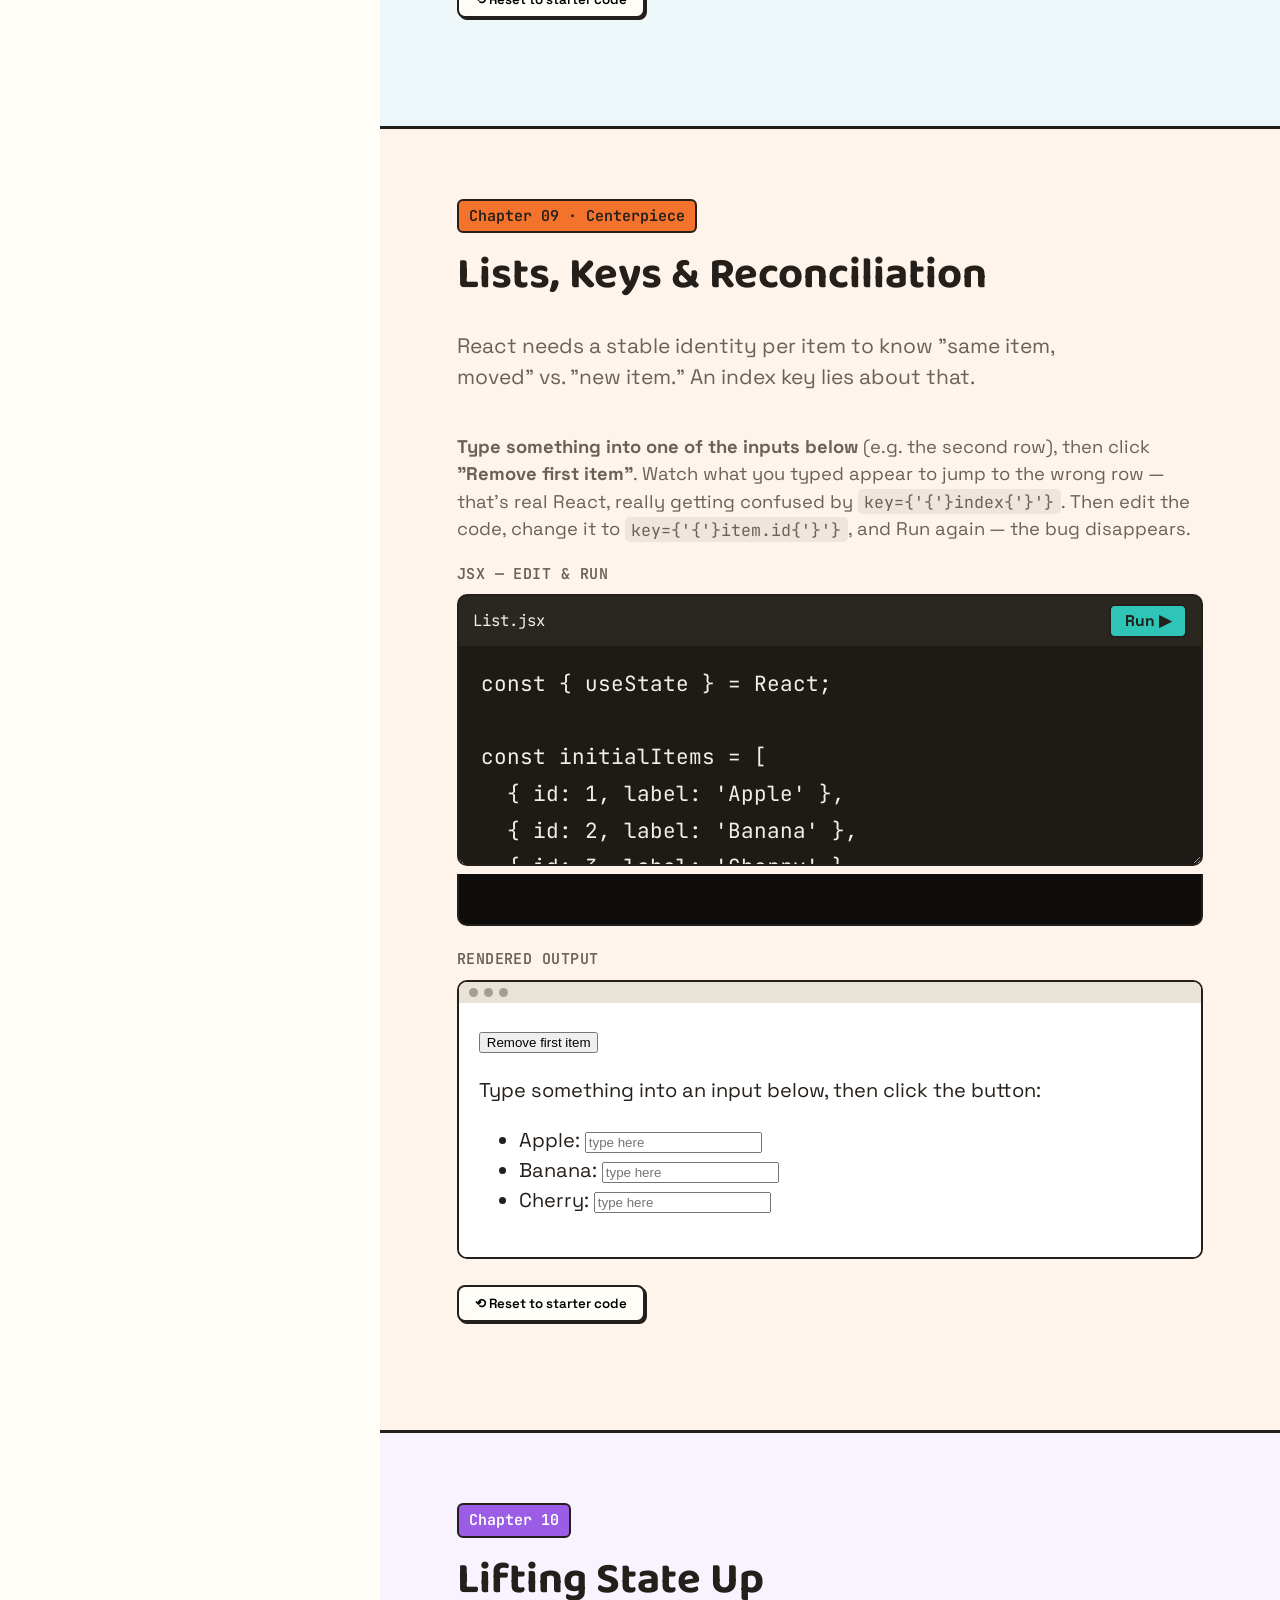
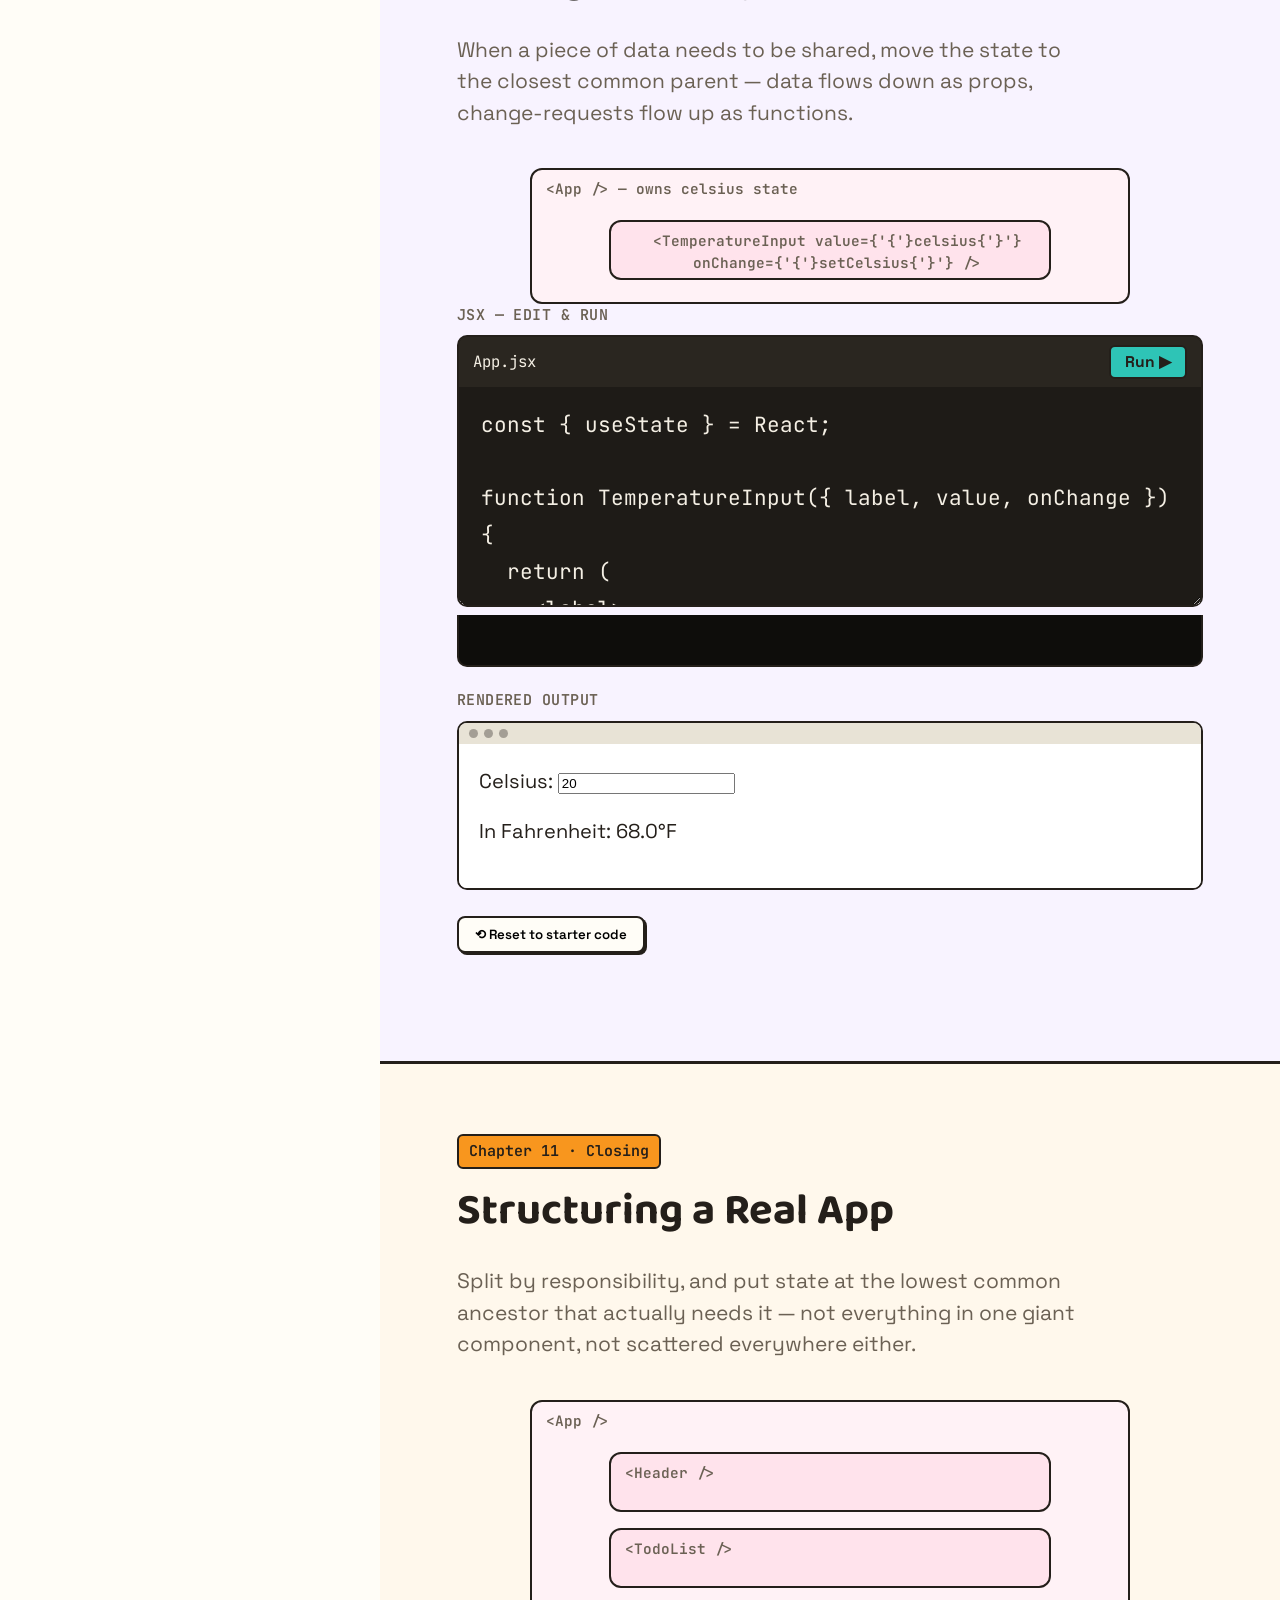
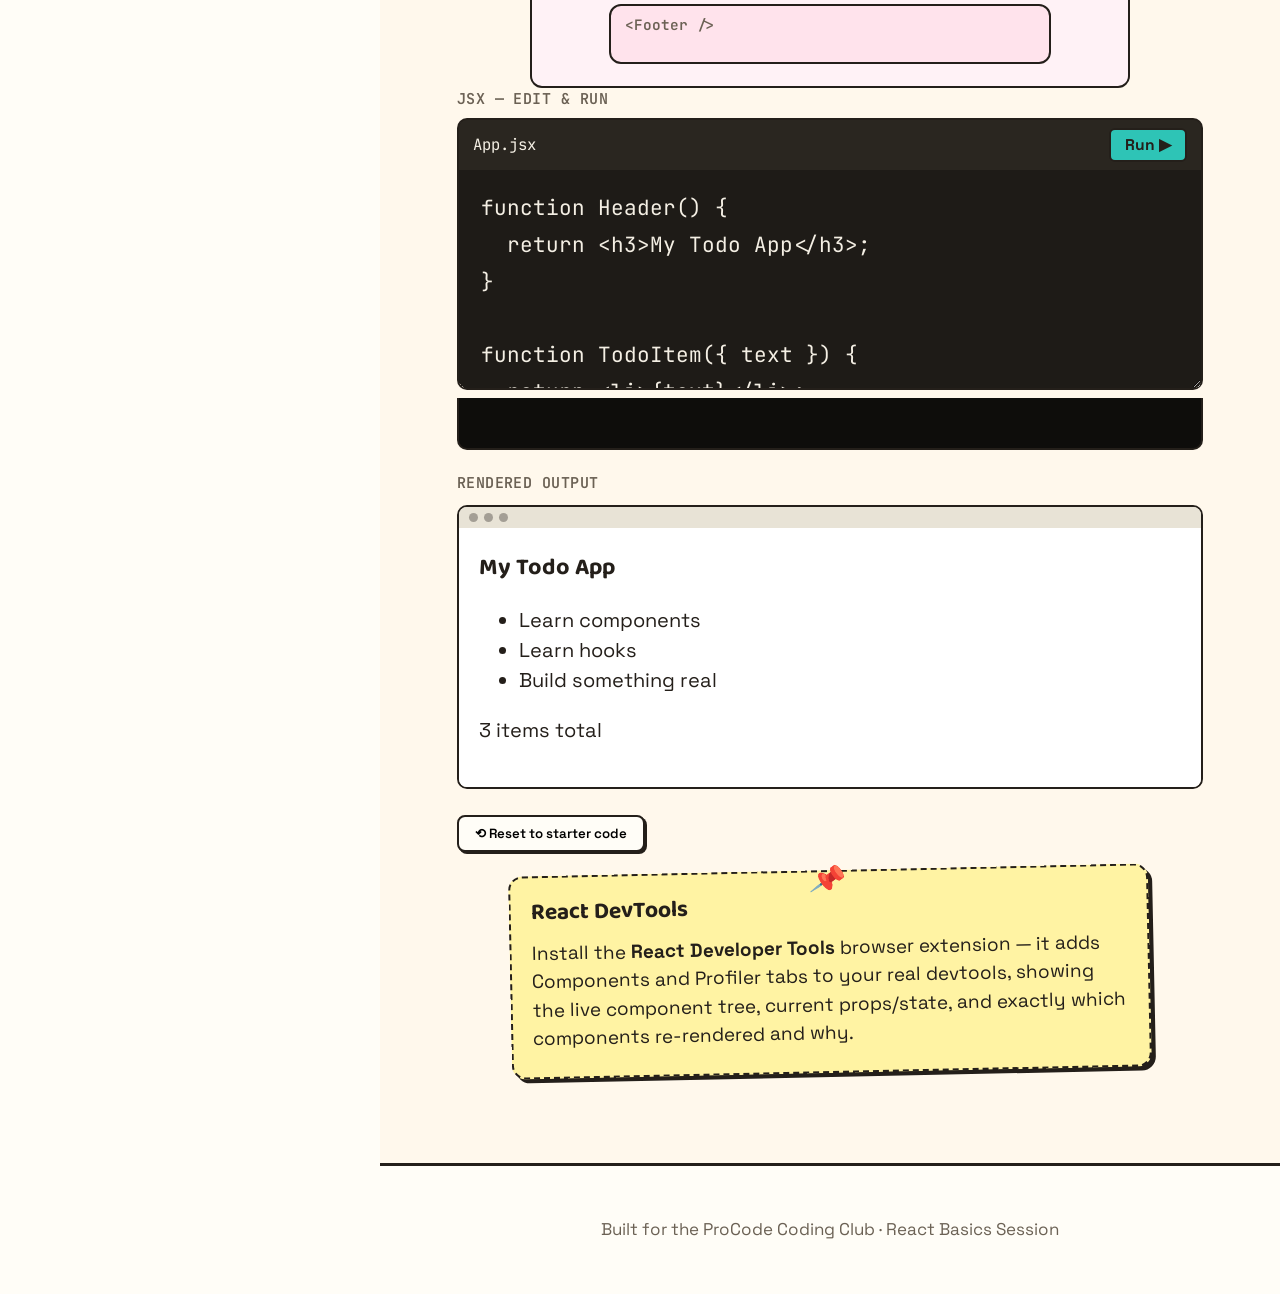
<file: react.html>
<!DOCTYPE html>
<html lang="en">
<head>
<meta charset="UTF-8">
<meta name="viewport" content="width=device-width, initial-scale=1.0">
<script>
  if ('scrollRestoration' in history) { history.scrollRestoration = 'manual'; }
  window.scrollTo(0, 0);
  window.addEventListener('load', function () { window.scrollTo(0, 0); });
</script>
<title>React Basics — The Illustrated Guide</title>
<link rel="icon" href="assets/img/favicon.svg" type="image/svg+xml">
<link rel="icon" href="assets/img/favicon.ico" sizes="any">
<link rel="apple-touch-icon" href="assets/img/favicon-180.png">
<link rel="preconnect" href="https://fonts.googleapis.com">
<link rel="preconnect" href="https://fonts.gstatic.com" crossorigin>
<link href="https://fonts.googleapis.com/css2?family=Baloo+2:wght@500;700;800&family=Space+Grotesk:wght@400;500;700&family=JetBrains+Mono:wght@400;600&display=swap" rel="stylesheet">
<link rel="stylesheet" href="css/style.css">
</head>
<body>

<!-- ================= SIDEBAR NAV ================= -->
<button id="navToggle" class="nav-toggle" aria-label="Toggle navigation">☰</button>
<nav id="sidebar" class="sidebar">
  <div class="sidebar-brand">
    <img src="assets/img/js-logo.png" alt="ProCode Club logo" class="brand-logo">
    <div class="sidebar-brand-text">
      <div class="brand-title">React Basics</div>
      <div class="brand-sub">ProCode Club</div>
    </div>
    <button id="sidebarCollapseToggle" class="sidebar-toggle-btn" aria-label="Collapse sidebar" title="Collapse sidebar">‹</button>
  </div>
  <ol class="nav-list">
    <li><a href="#r-components" data-section="r-components"><span class="nav-num">01</span><span class="nav-label">Components</span></a></li>
    <li><a href="#r-jsx" data-section="r-jsx"><span class="nav-num">02</span><span class="nav-label">JSX</span></a></li>
    <li><a href="#r-vdom" data-section="r-vdom"><span class="nav-num">03</span><span class="nav-label">The Virtual DOM</span></a></li>
    <li><a href="#r-props" data-section="r-props"><span class="nav-num">04</span><span class="nav-label">Props</span></a></li>
    <li><a href="#r-hooks" data-section="r-hooks"><span class="nav-num">05</span><span class="nav-label">Hooks</span></a></li>
    <li><a href="#r-rules" data-section="r-rules"><span class="nav-num">06</span><span class="nav-label">State Rules</span></a></li>
    <li><a href="#r-events" data-section="r-events"><span class="nav-num">07</span><span class="nav-label">Reacting to the User</span></a></li>
    <li><a href="#r-fetch" data-section="r-fetch"><span class="nav-num">08</span><span class="nav-label">Fetching Data</span></a></li>
    <li><a href="#r-lists" data-section="r-lists"><span class="nav-num">09</span><span class="nav-label">Lists &amp; Keys</span></a></li>
    <li><a href="#r-lift" data-section="r-lift"><span class="nav-num">10</span><span class="nav-label">Lifting State Up</span></a></li>
    <li><a href="#r-composition" data-section="r-composition"><span class="nav-num">11</span><span class="nav-label">Structuring an App</span></a></li>
  </ol>
</nav>

<main id="main">

<!-- Progress bar -->
<div class="progress-track"><div id="progressBar" class="progress-bar"></div></div>

<!-- ============ HERO ============ -->
<header class="hero">
  <div class="hero-doodles" aria-hidden="true">
    <span class="doodle d1">&lt;Component /&gt;</span>
    <span class="doodle d2">useState()</span>
    <span class="doodle d3">props</span>
    <span class="doodle d4">{ }</span>
    <span class="doodle d5">key=</span>
  </div>
  <img src="assets/img/js-logo.png" alt="ProCode Club logo" class="hero-logo">
  <h1>React Basics</h1>
  <p class="hero-sub">Part 2 taught you to manipulate the DOM by hand. React lets you describe what the UI should look like, and hands the manual work over to it. Every box below runs real React.</p>
  <a href="#r-components" class="hero-cta">Start Reading ↓</a>
</header>

<!-- ============ 1. COMPONENTS ============ -->
<section id="r-components" class="chapter chapter--react-components" data-accent="1">
  <div class="chapter-head">
    <span class="chapter-tag">Chapter 01</span>
    <h2>Components: Functions That Return UI</h2>
    <p class="chapter-def">A component is just a function. Instead of calling <code>createElement</code> yourself (Part 2), you write a function that <em>returns</em> a description of the UI — and components nest inside each other, forming a tree.</p>
  </div>
  <div class="nest-diagram">
    <div class="nest-box nest-box--global">
      <span class="nest-label">&lt;App /&gt;</span>
      <div class="nest-box nest-box--fn">
        <span class="nest-label">&lt;Greeting /&gt;</span>
      </div>
    </div>
  </div>
  <div class="pg-stack">
    <div class="pg-block">
      <div class="pg-block-label">JSX — edit &amp; run</div>
      <div class="snippet-head"><span>App.jsx</span><button id="rComponentsRun" class="run-btn">Run ▶</button></div>
      <textarea id="rComponentsCode" class="pg-code" spellcheck="false"></textarea>
      <div id="rComponentsOutput" class="snippet-output"><div class="output-placeholder">Console output appears here</div></div>
    </div>
    <div class="pg-block">
      <div class="pg-block-label">Rendered output</div>
      <div class="mini-browser pg-fixture pg-mount">
        <div class="mini-browser-bar"><span></span><span></span><span></span></div>
        <div class="mini-browser-body" id="rComponentsMount"></div>
      </div>
    </div>
    <div class="pg-controls"><button id="rComponentsReset" class="cs-btn">⟲ Reset to starter code</button></div>
  </div>
</section>

<!-- ============ 2. JSX ============ -->
<section id="r-jsx" class="chapter chapter--react-jsx" data-accent="2">
  <div class="chapter-head">
    <span class="chapter-tag">Chapter 02</span>
    <h2>JSX Is Just JavaScript</h2>
    <p class="chapter-def">JSX isn't a new language — it's sugar that compiles to plain <code>React.createElement(...)</code> calls. The curly braces <code>{'{'}...{'}'}</code> just drop back into real JavaScript.</p>
  </div>
  <div class="ec-diagram">
    <div class="ec-phase">
      <h3>What you write</h3>
      <div class="ec-box"><code>&lt;h3&gt;Hi, {'{'}name{'}'}&lt;/h3&gt;</code></div>
    </div>
    <div class="ec-arrow">compiles to</div>
    <div class="ec-phase">
      <h3>What it becomes</h3>
      <div class="ec-box ec-box--run"><code>React.createElement('h3', null, 'Hi, ', name)</code></div>
    </div>
  </div>
  <div class="pg-stack">
    <div class="pg-block">
      <div class="pg-block-label">JSX — edit &amp; run</div>
      <div class="snippet-head"><span>Hello.jsx</span><button id="rJsxRun" class="run-btn">Run ▶</button></div>
      <textarea id="rJsxCode" class="pg-code" spellcheck="false"></textarea>
      <div id="rJsxOutput" class="snippet-output"><div class="output-placeholder">Console output appears here</div></div>
    </div>
    <div class="pg-block">
      <div class="pg-block-label">Rendered output</div>
      <div class="mini-browser pg-fixture pg-mount">
        <div class="mini-browser-bar"><span></span><span></span><span></span></div>
        <div class="mini-browser-body" id="rJsxMount"></div>
      </div>
    </div>
    <div class="pg-block">
      <div class="pg-compiled-label">What Babel actually compiled your code to, just now:</div>
      <pre id="rJsxCompiled" class="snippet-code" style="margin:0;"></pre>
    </div>
    <div class="pg-controls"><button id="rJsxReset" class="cs-btn">⟲ Reset to starter code</button></div>
  </div>
</section>

<!-- ============ 3. THE VIRTUAL DOM ============ -->
<section id="r-vdom" class="chapter chapter--react-vdom" data-accent="9">
  <div class="chapter-head">
    <span class="chapter-tag">Chapter 03</span>
    <h2>The Virtual DOM</h2>
    <p class="chapter-def">React keeps its own lightweight copy of the tree in memory. When state changes, it builds a <strong>new</strong> virtual tree, diffs it against the old one, and only patches the real DOM where something actually changed.</p>
  </div>
  <div class="vdom-compare">
    <div>
      <div class="vdom-label">Old virtual tree (count: 0)</div>
      <div class="tree-panel">
        <div class="tree-diagram">
          <div class="tree-node tree-node--root is-in">button</div>
          <div class="tree-row">
            <div class="tree-branch"><div class="tree-node tree-node--leaf is-in">"Count: 0"</div></div>
          </div>
        </div>
      </div>
    </div>
    <div>
      <div class="vdom-label">New virtual tree (count: 1)</div>
      <div class="tree-panel">
        <div class="tree-diagram">
          <div class="tree-node tree-node--root is-in">button</div>
          <div class="tree-row">
            <div class="tree-branch"><div class="tree-node tree-node--leaf is-in is-active-src">"Count: 1"</div></div>
          </div>
        </div>
      </div>
    </div>
  </div>
  <p class="pg-hint">The <code>button</code> node is identical in both trees, so React leaves it alone — only the changed text node (highlighted) gets patched into the real DOM. Click the real button below and this is exactly what happens, for real.</p>
  <div class="pg-stack">
    <div class="pg-block">
      <div class="pg-block-label">JSX — edit &amp; run</div>
      <div class="snippet-head"><span>Counter.jsx</span><button id="rVdomRun" class="run-btn">Run ▶</button></div>
      <textarea id="rVdomCode" class="pg-code" spellcheck="false"></textarea>
      <div id="rVdomOutput" class="snippet-output"><div class="output-placeholder">Console output appears here</div></div>
    </div>
    <div class="pg-block">
      <div class="pg-block-label">Rendered output</div>
      <div class="mini-browser pg-fixture pg-mount">
        <div class="mini-browser-bar"><span></span><span></span><span></span></div>
        <div class="mini-browser-body" id="rVdomMount"></div>
      </div>
    </div>
    <div class="pg-controls"><button id="rVdomReset" class="cs-btn">⟲ Reset to starter code</button></div>
  </div>
</section>

<!-- ============ 4. PROPS ============ -->
<section id="r-props" class="chapter chapter--react-props" data-accent="3">
  <div class="chapter-head">
    <span class="chapter-tag">Chapter 04</span>
    <h2>Props</h2>
    <p class="chapter-def">Data flows <em>into</em> a component like a function argument — read-only, entirely controlled by whoever renders it.</p>
  </div>
  <div class="nest-diagram">
    <div class="nest-box nest-box--global">
      <span class="nest-label">&lt;App /&gt; — owns no data itself</span>
      <div class="nest-box nest-box--fn">
        <span class="nest-label">&lt;Greeting name="Ada" /&gt; — receives name as a prop</span>
      </div>
    </div>
  </div>
  <div class="pg-stack">
    <div class="pg-block">
      <div class="pg-block-label">JSX — edit &amp; run</div>
      <div class="snippet-head"><span>App.jsx</span><button id="rPropsRun" class="run-btn">Run ▶</button></div>
      <textarea id="rPropsCode" class="pg-code" spellcheck="false"></textarea>
      <div id="rPropsOutput" class="snippet-output"><div class="output-placeholder">Console output appears here</div></div>
    </div>
    <div class="pg-block">
      <div class="pg-block-label">Rendered output</div>
      <div class="mini-browser pg-fixture pg-mount">
        <div class="mini-browser-bar"><span></span><span></span><span></span></div>
        <div class="mini-browser-body" id="rPropsMount"></div>
      </div>
    </div>
    <div class="pg-controls"><button id="rPropsReset" class="cs-btn">⟲ Reset to starter code</button></div>
  </div>
</section>

<!-- ============ 5. HOOKS ============ -->
<section id="r-hooks" class="chapter chapter--react-hooks" data-accent="11">
  <div class="chapter-head">
    <span class="chapter-tag">Chapter 05 · Centerpiece</span>
    <h2>Hooks: useState &amp; useEffect</h2>
    <p class="chapter-def">A Hook is a special function (always starts with <code>use</code>) that lets a plain function component tap into React features it couldn't otherwise have.</p>
  </div>
  <div class="ec-diagram">
    <div class="ec-phase">
      <h3>useState</h3>
      <p>Gives a component memory — a value that survives across re-renders.</p>
    </div>
    <div class="ec-arrow">+</div>
    <div class="ec-phase">
      <h3>useEffect</h3>
      <p>Runs code AFTER the UI is on screen — timers, subscriptions, fetches.</p>
    </div>
  </div>
  <p class="pg-hint">This example uses both at once: clicking the button changes state (<code>useState</code>), which triggers a re-render, after which <code>useEffect</code> fires and logs it below — real proof of the order things happen in.</p>
  <div class="pg-stack">
    <div class="pg-block">
      <div class="pg-block-label">JSX — edit &amp; run</div>
      <div class="snippet-head"><span>Counter.jsx</span><button id="rHooksRun" class="run-btn">Run ▶</button></div>
      <textarea id="rHooksCode" class="pg-code" spellcheck="false"></textarea>
      <div id="rHooksOutput" class="snippet-output"><div class="output-placeholder">Click the button in the preview, then watch this console</div></div>
    </div>
    <div class="pg-block">
      <div class="pg-block-label">Rendered output</div>
      <div class="mini-browser pg-fixture pg-mount">
        <div class="mini-browser-bar"><span></span><span></span><span></span></div>
        <div class="mini-browser-body" id="rHooksMount"></div>
      </div>
    </div>
    <div class="pg-controls"><button id="rHooksReset" class="cs-btn">⟲ Reset to starter code</button></div>
  </div>
</section>

<!-- ============ 6. STATE RULES ============ -->
<section id="r-rules" class="chapter chapter--react-staterules" data-accent="1">
  <div class="chapter-head">
    <span class="chapter-tag">Chapter 06</span>
    <h2>Working With State Correctly</h2>
    <p class="chapter-def">React detects change by comparing <em>references</em>, not deep-inspecting objects. Mutate in place and React never notices — you have to give it a new object.</p>
  </div>
  <p class="pg-hint">Click "Add item (broken)" a few times — nothing visibly happens, even though the array technically grew. Then switch to the correct version.</p>
  <div class="pg-stack">
    <div class="pg-block">
      <div class="pg-block-label">JSX — edit &amp; run</div>
      <div class="pg-preset-row">
        <button id="rRulesLoadBroken" class="pg-preset-btn">❌ Broken (mutates)</button>
        <button id="rRulesLoadCorrect" class="pg-preset-btn">✅ Correct (copies)</button>
      </div>
      <div class="snippet-head"><span>TodoList.jsx</span><button id="rRulesRun" class="run-btn">Run ▶</button></div>
      <textarea id="rRulesCode" class="pg-code" spellcheck="false"></textarea>
      <div id="rRulesOutput" class="snippet-output"><div class="output-placeholder">Console output appears here</div></div>
    </div>
    <div class="pg-block">
      <div class="pg-block-label">Rendered output</div>
      <div class="mini-browser pg-fixture pg-mount">
        <div class="mini-browser-bar"><span></span><span></span><span></span></div>
        <div class="mini-browser-body" id="rRulesMount"></div>
      </div>
    </div>
    <div class="pg-controls"><button id="rRulesReset" class="cs-btn">⟲ Reset to starter code</button></div>
  </div>
  <div class="tl-card sticky-note" style="max-width:640px; margin:0 auto;">
    <span class="sticky-pin">📌</span>
    <h3>Bonus: derived values</h3>
    <p>Notice <code>items.length</code> isn't its own state — it's just read directly during render. That's a <strong>derived value</strong>: compute it, don't store it, or it'll drift out of sync.</p>
  </div>
</section>

<!-- ============ 7. REACTING TO THE USER ============ -->
<section id="r-events" class="chapter chapter--react-events" data-accent="6">
  <div class="chapter-head">
    <span class="chapter-tag">Chapter 07</span>
    <h2>Reacting to the User</h2>
    <p class="chapter-def">Events, controlled inputs, and conditional rendering are really one story: the user does something → state changes → the UI reflects it, including whether something shows at all.</p>
  </div>
  <p class="pg-hint">Type in the input below — the input's value is <em>driven by state</em> (a "controlled input"), and the two messages below it use <code>&amp;&amp;</code> and a ternary to decide what to show.</p>
  <div class="pg-stack">
    <div class="pg-block">
      <div class="pg-block-label">JSX — edit &amp; run</div>
      <div class="snippet-head"><span>NameForm.jsx</span><button id="rEventsRun" class="run-btn">Run ▶</button></div>
      <textarea id="rEventsCode" class="pg-code" spellcheck="false"></textarea>
      <div id="rEventsOutput" class="snippet-output"><div class="output-placeholder">Console output appears here</div></div>
    </div>
    <div class="pg-block">
      <div class="pg-block-label">Rendered output</div>
      <div class="mini-browser pg-fixture pg-mount">
        <div class="mini-browser-bar"><span></span><span></span><span></span></div>
        <div class="mini-browser-body" id="rEventsMount"></div>
      </div>
    </div>
    <div class="pg-controls"><button id="rEventsReset" class="cs-btn">⟲ Reset to starter code</button></div>
  </div>
</section>

<!-- ============ 8. FETCHING DATA ============ -->
<section id="r-fetch" class="chapter chapter--react-fetch" data-accent="12">
  <div class="chapter-head">
    <span class="chapter-tag">Chapter 08</span>
    <h2>Fetching Data</h2>
    <p class="chapter-def">Real data doesn't arrive instantly — a component needs three states: loading, error, and success. The UI has to represent all three, not just the happy path.</p>
  </div>
  <div class="ec-diagram">
    <div class="ec-phase"><h3>loading</h3><p>Shown immediately while waiting.</p></div>
    <div class="ec-arrow">→</div>
    <div class="ec-phase"><h3>success <em>or</em> error</h3><p>Exactly one of these, once the promise settles.</p></div>
  </div>
  <p class="pg-hint">This uses a fake, timed fetch (no real network call, so it works offline) — edit <code>userId={'{'}1{'}'}</code> to <code>userId={'{'}0{'}'}</code> and Run again to see the error path.</p>
  <div class="pg-stack">
    <div class="pg-block">
      <div class="pg-block-label">JSX — edit &amp; run</div>
      <div class="snippet-head"><span>Profile.jsx</span><button id="rFetchRun" class="run-btn">Run ▶</button></div>
      <textarea id="rFetchCode" class="pg-code" spellcheck="false"></textarea>
      <div id="rFetchOutput" class="snippet-output"><div class="output-placeholder">Console output appears here</div></div>
    </div>
    <div class="pg-block">
      <div class="pg-block-label">Rendered output</div>
      <div class="mini-browser pg-fixture pg-mount">
        <div class="mini-browser-bar"><span></span><span></span><span></span></div>
        <div class="mini-browser-body" id="rFetchMount"></div>
      </div>
    </div>
    <div class="pg-controls"><button id="rFetchReset" class="cs-btn">⟲ Reset to starter code</button></div>
  </div>
</section>

<!-- ============ 9. LISTS, KEYS & RECONCILIATION ============ -->
<section id="r-lists" class="chapter chapter--react-lists" data-accent="7">
  <div class="chapter-head">
    <span class="chapter-tag">Chapter 09 · Centerpiece</span>
    <h2>Lists, Keys &amp; Reconciliation</h2>
    <p class="chapter-def">React needs a stable identity per item to know "same item, moved" vs. "new item." An index key lies about that.</p>
  </div>
  <p class="pg-hint"><strong>Type something into one of the inputs below</strong> (e.g. the second row), then click <strong>"Remove first item"</strong>. Watch what you typed appear to jump to the wrong row — that's real React, really getting confused by <code>key={'{'}index{'}'}</code>. Then edit the code, change it to <code>key={'{'}item.id{'}'}</code>, and Run again — the bug disappears.</p>
  <div class="pg-stack">
    <div class="pg-block">
      <div class="pg-block-label">JSX — edit &amp; run</div>
      <div class="snippet-head"><span>List.jsx</span><button id="rListsRun" class="run-btn">Run ▶</button></div>
      <textarea id="rListsCode" class="pg-code" spellcheck="false"></textarea>
      <div id="rListsOutput" class="snippet-output"><div class="output-placeholder">Console output appears here</div></div>
    </div>
    <div class="pg-block">
      <div class="pg-block-label">Rendered output</div>
      <div class="mini-browser pg-fixture pg-mount">
        <div class="mini-browser-bar"><span></span><span></span><span></span></div>
        <div class="mini-browser-body" id="rListsMount"></div>
      </div>
    </div>
    <div class="pg-controls"><button id="rListsReset" class="cs-btn">⟲ Reset to starter code</button></div>
  </div>
</section>

<!-- ============ 10. LIFTING STATE UP ============ -->
<section id="r-lift" class="chapter chapter--react-lifting" data-accent="5">
  <div class="chapter-head">
    <span class="chapter-tag">Chapter 10</span>
    <h2>Lifting State Up</h2>
    <p class="chapter-def">When a piece of data needs to be shared, move the state to the closest common parent — data flows down as props, change-requests flow up as functions.</p>
  </div>
  <div class="nest-diagram">
    <div class="nest-box nest-box--global">
      <span class="nest-label">&lt;App /&gt; — owns celsius state</span>
      <div class="nest-box nest-box--fn">
        <span class="nest-label">&lt;TemperatureInput value={'{'}celsius{'}'} onChange={'{'}setCelsius{'}'} /&gt;</span>
      </div>
    </div>
  </div>
  <div class="pg-stack">
    <div class="pg-block">
      <div class="pg-block-label">JSX — edit &amp; run</div>
      <div class="snippet-head"><span>App.jsx</span><button id="rLiftRun" class="run-btn">Run ▶</button></div>
      <textarea id="rLiftCode" class="pg-code" spellcheck="false"></textarea>
      <div id="rLiftOutput" class="snippet-output"><div class="output-placeholder">Console output appears here</div></div>
    </div>
    <div class="pg-block">
      <div class="pg-block-label">Rendered output</div>
      <div class="mini-browser pg-fixture pg-mount">
        <div class="mini-browser-bar"><span></span><span></span><span></span></div>
        <div class="mini-browser-body" id="rLiftMount"></div>
      </div>
    </div>
    <div class="pg-controls"><button id="rLiftReset" class="cs-btn">⟲ Reset to starter code</button></div>
  </div>
</section>

<!-- ============ 11. STRUCTURING A REAL APP ============ -->
<section id="r-composition" class="chapter chapter--react-composition" data-accent="10">
  <div class="chapter-head">
    <span class="chapter-tag">Chapter 11 · Closing</span>
    <h2>Structuring a Real App</h2>
    <p class="chapter-def">Split by responsibility, and put state at the lowest common ancestor that actually needs it — not everything in one giant component, not scattered everywhere either.</p>
  </div>
  <div class="nest-diagram">
    <div class="nest-box nest-box--global">
      <span class="nest-label">&lt;App /&gt;</span>
      <div class="nest-siblings">
        <div class="nest-box nest-box--fn"><span class="nest-label">&lt;Header /&gt;</span></div>
        <div class="nest-box nest-box--fn"><span class="nest-label">&lt;TodoList /&gt;</span></div>
        <div class="nest-box nest-box--fn"><span class="nest-label">&lt;Footer /&gt;</span></div>
      </div>
    </div>
  </div>
  <div class="pg-stack">
    <div class="pg-block">
      <div class="pg-block-label">JSX — edit &amp; run</div>
      <div class="snippet-head"><span>App.jsx</span><button id="rCompositionRun" class="run-btn">Run ▶</button></div>
      <textarea id="rCompositionCode" class="pg-code" spellcheck="false"></textarea>
      <div id="rCompositionOutput" class="snippet-output"><div class="output-placeholder">Console output appears here</div></div>
    </div>
    <div class="pg-block">
      <div class="pg-block-label">Rendered output</div>
      <div class="mini-browser pg-fixture pg-mount">
        <div class="mini-browser-bar"><span></span><span></span><span></span></div>
        <div class="mini-browser-body" id="rCompositionMount"></div>
      </div>
    </div>
    <div class="pg-controls"><button id="rCompositionReset" class="cs-btn">⟲ Reset to starter code</button></div>
  </div>
  <div class="tl-card sticky-note" style="max-width:640px; margin:0 auto;">
    <span class="sticky-pin">📌</span>
    <h3>React DevTools</h3>
    <p>Install the <strong>React Developer Tools</strong> browser extension — it adds Components and Profiler tabs to your real devtools, showing the live component tree, current props/state, and exactly which components re-rendered and why.</p>
  </div>
</section>

<footer class="site-footer">
  <p>Built for the ProCode Coding Club · React Basics Session</p>
</footer>

</main>

<script src="assets/vendor/react.production.min.js"></script>
<script src="assets/vendor/react-dom.production.min.js"></script>
<script src="assets/vendor/babel.min.js"></script>
<script src="js/react.js"></script>
</body>
</html>
</file>
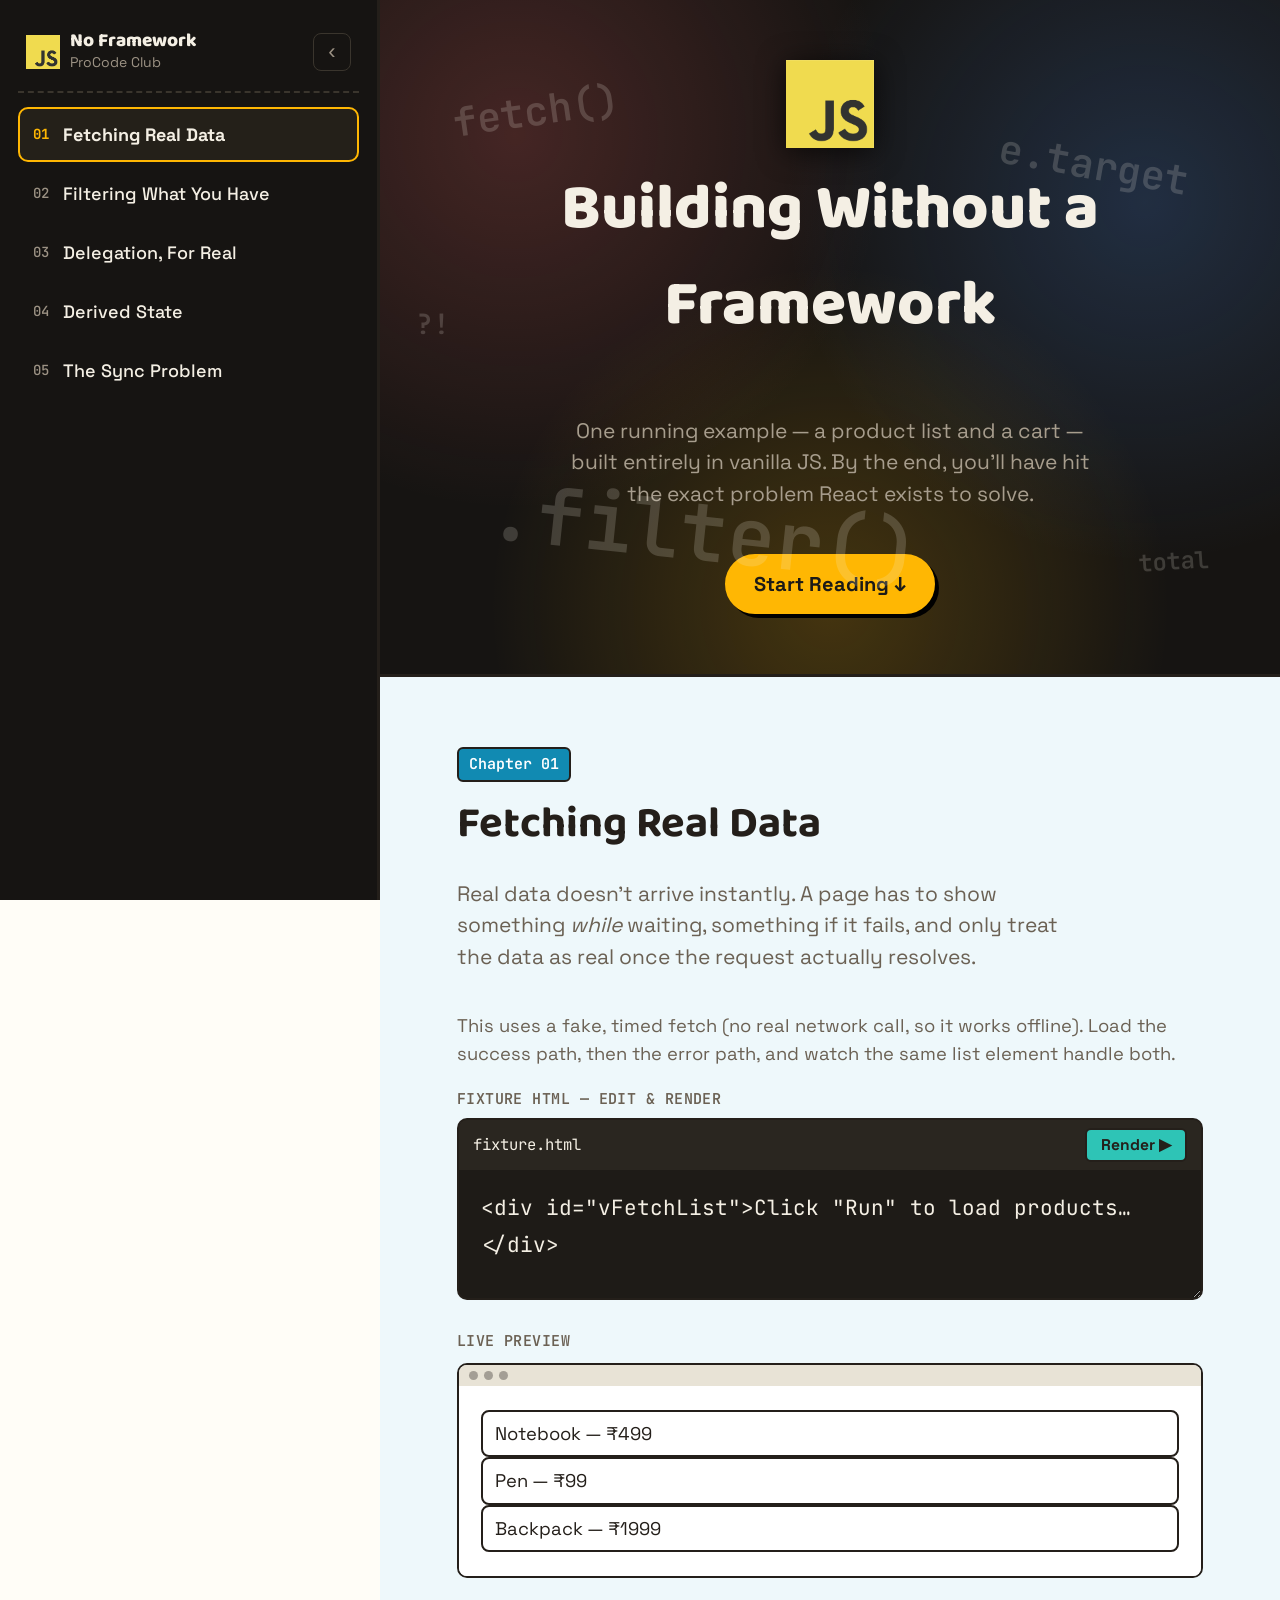
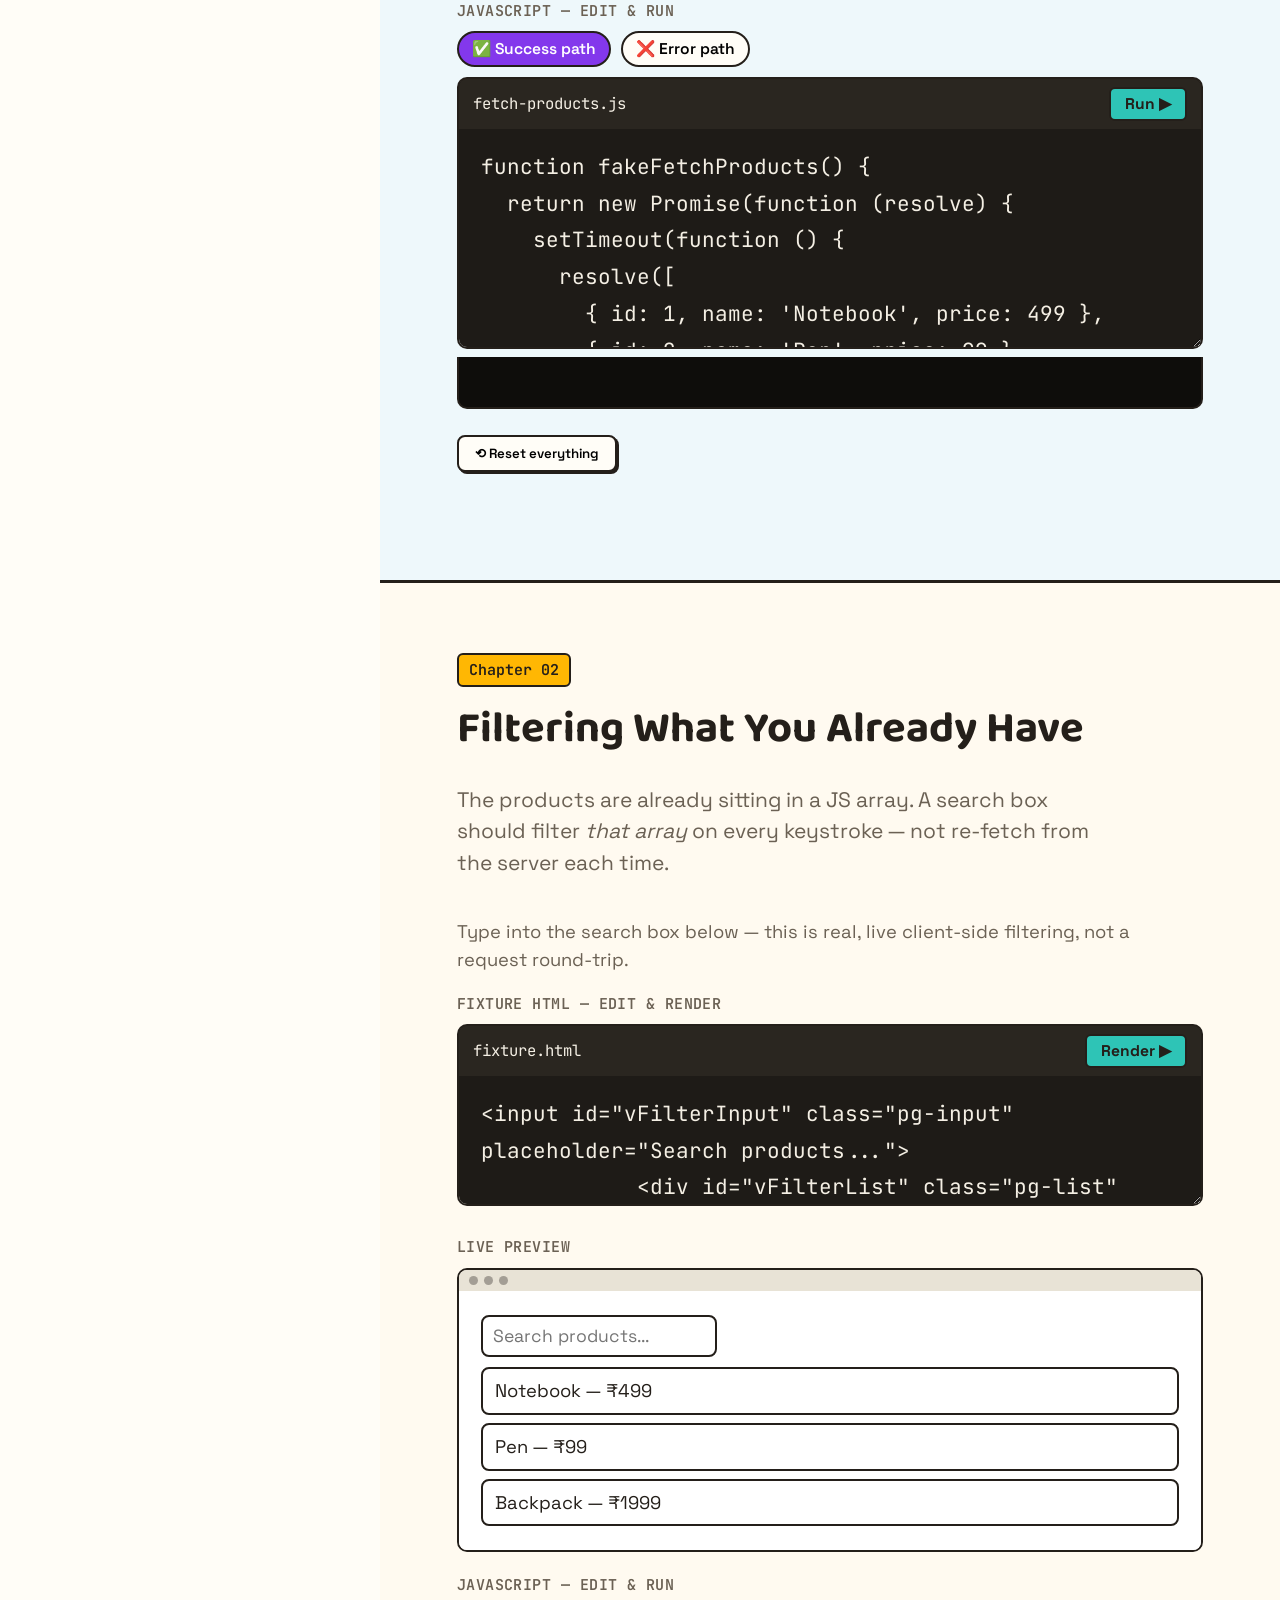
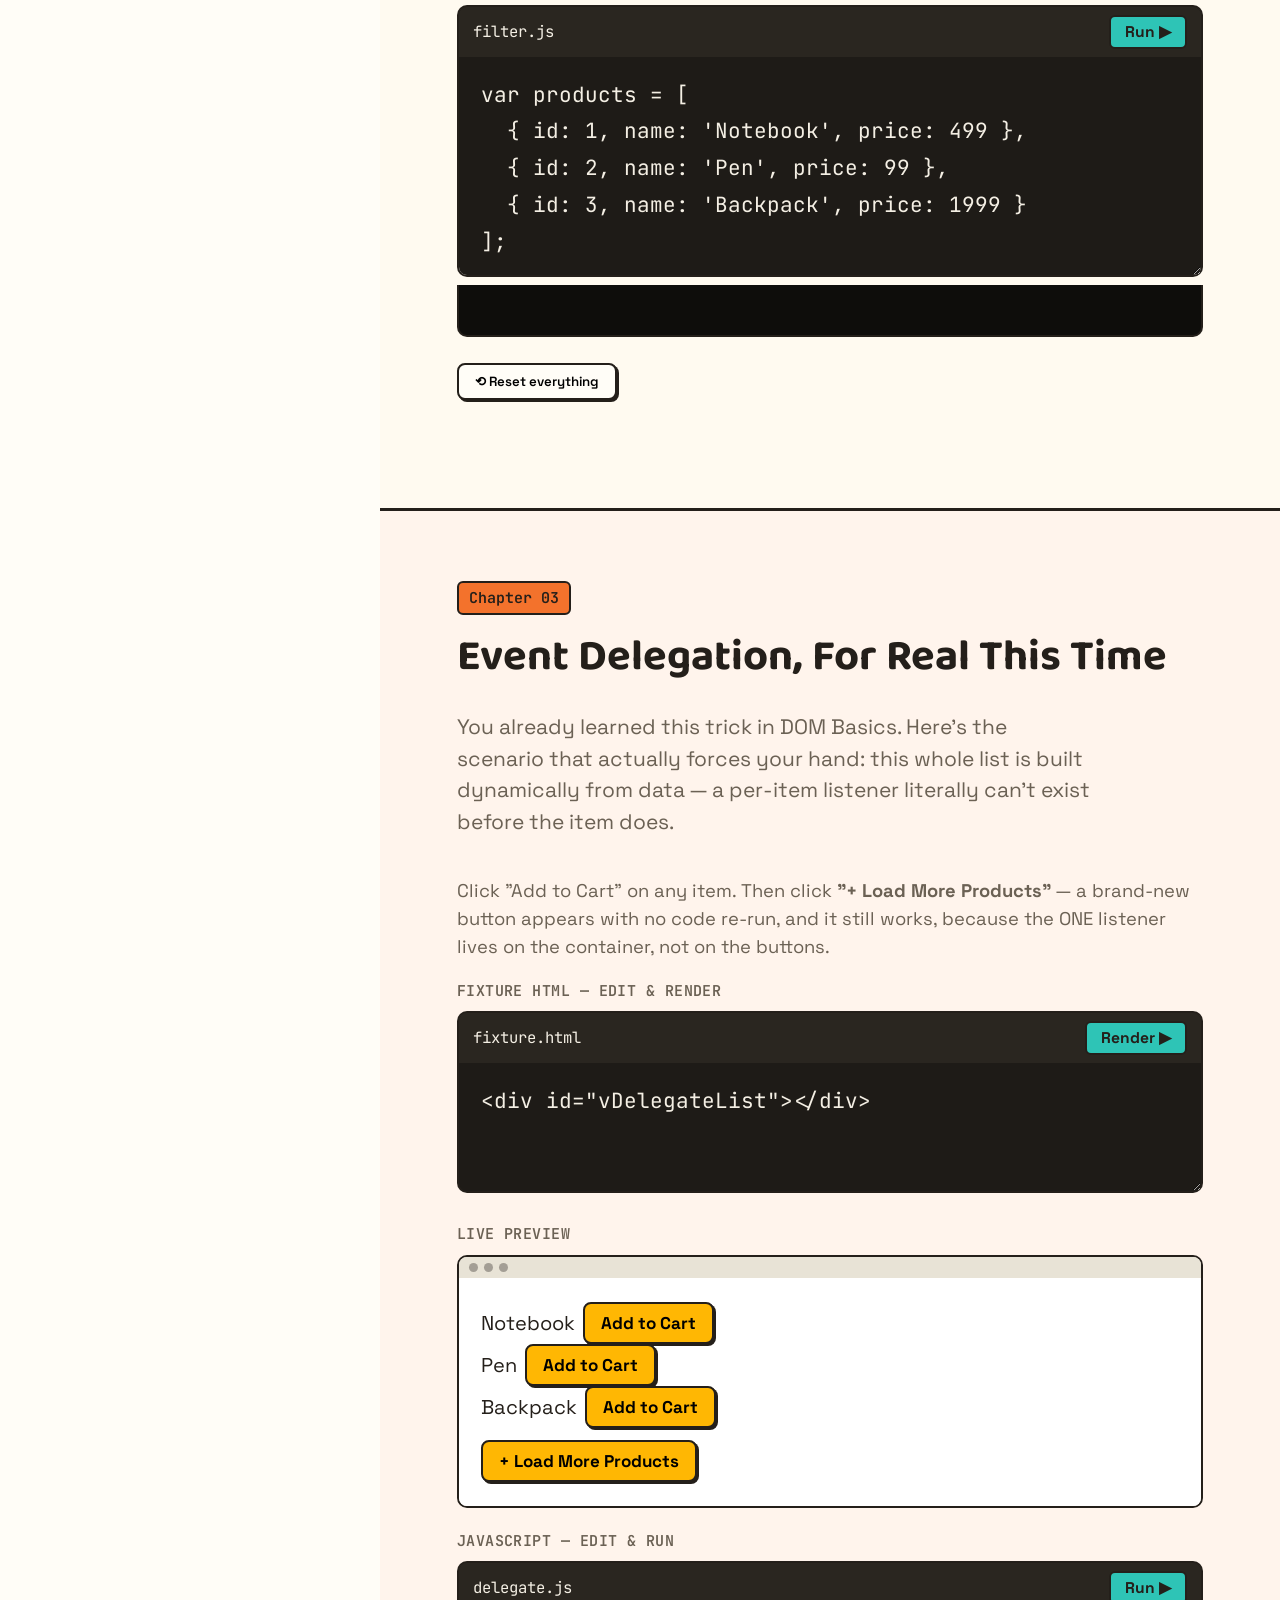
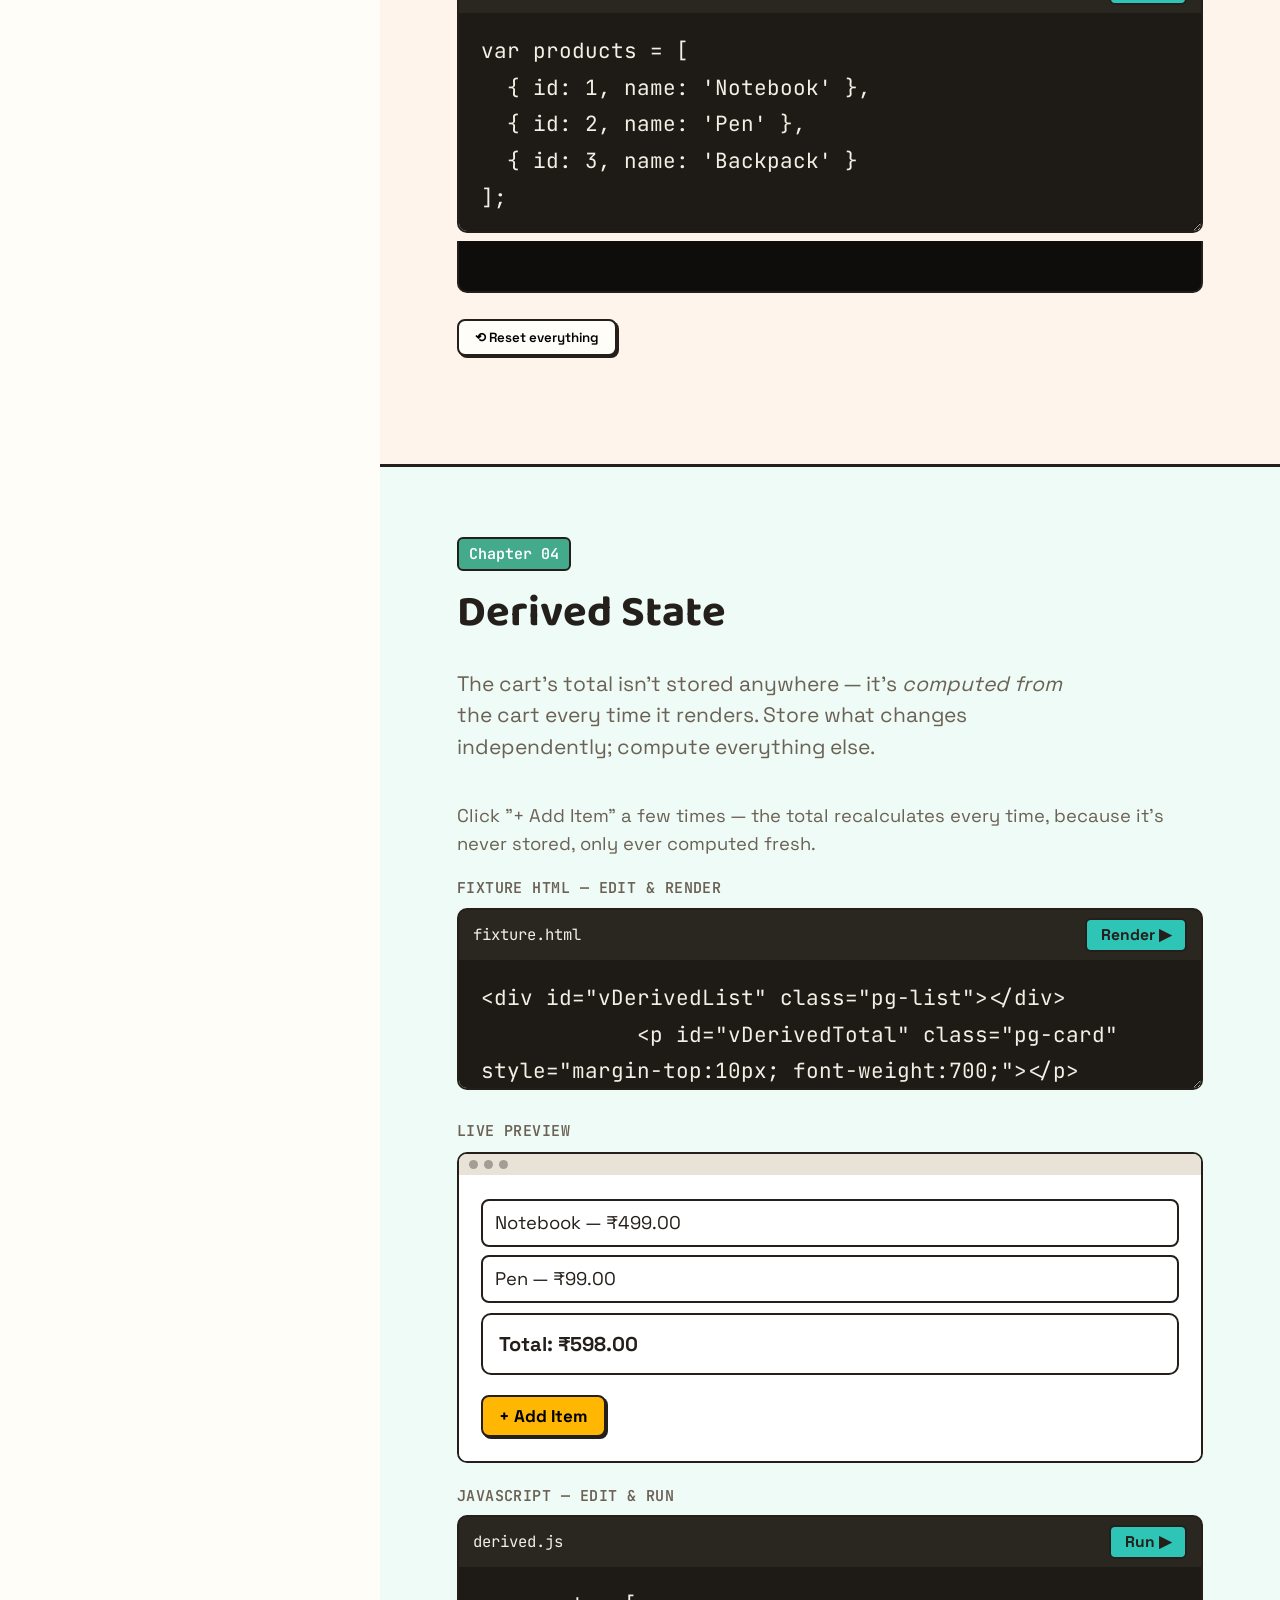
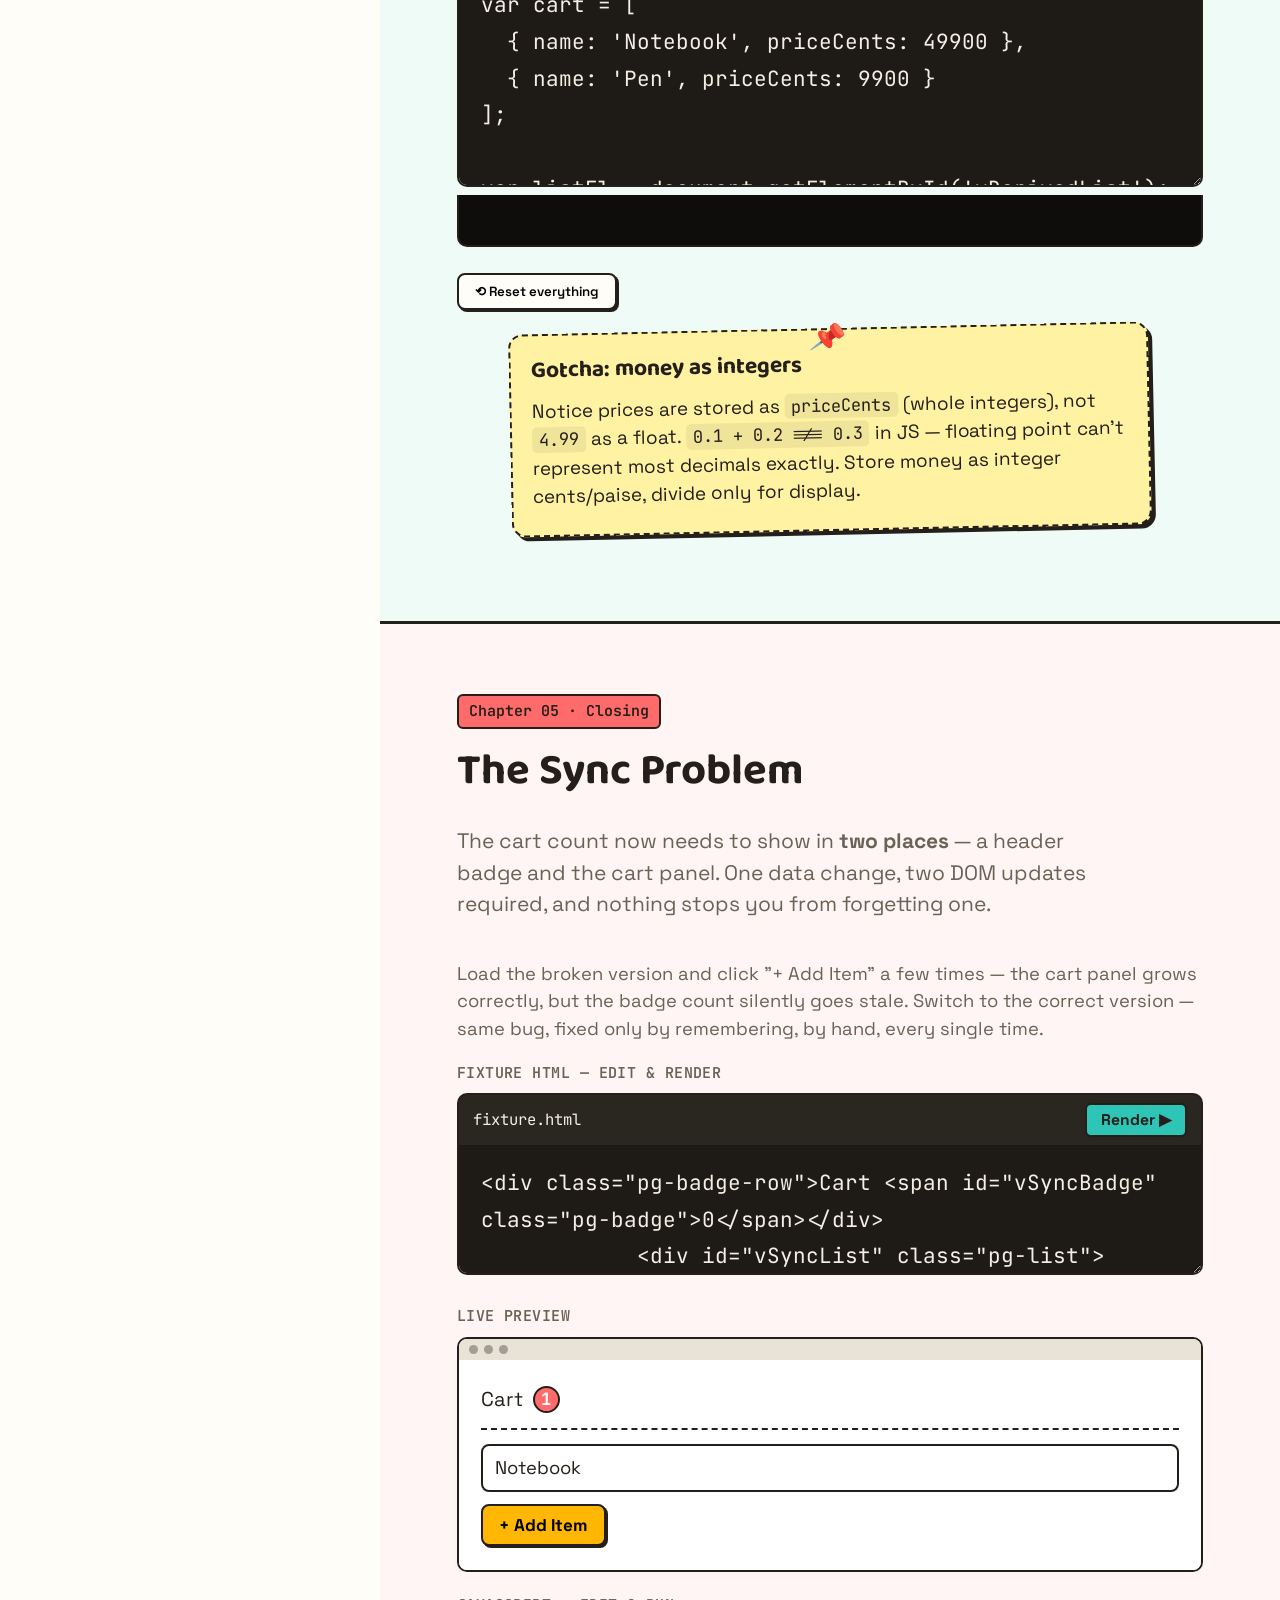
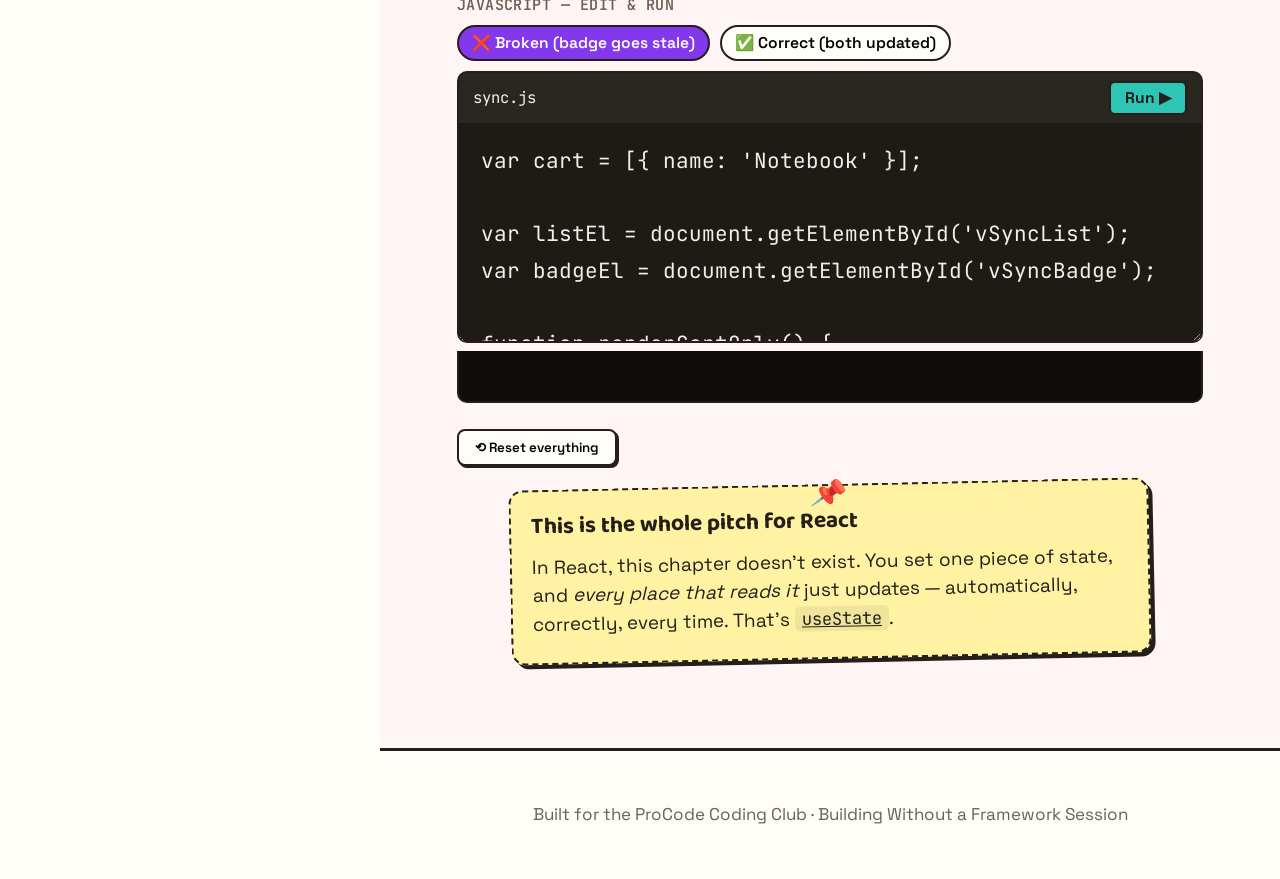
<file: vanilla.html>
<!DOCTYPE html>
<html lang="en">
<head>
<meta charset="UTF-8">
<meta name="viewport" content="width=device-width, initial-scale=1.0">
<script>
  if ('scrollRestoration' in history) { history.scrollRestoration = 'manual'; }
  window.scrollTo(0, 0);
  window.addEventListener('load', function () { window.scrollTo(0, 0); });
</script>
<title>Building Without a Framework — The Illustrated Guide</title>
<link rel="icon" href="assets/img/favicon.svg" type="image/svg+xml">
<link rel="icon" href="assets/img/favicon.ico" sizes="any">
<link rel="apple-touch-icon" href="assets/img/favicon-180.png">
<link rel="preconnect" href="https://fonts.googleapis.com">
<link rel="preconnect" href="https://fonts.gstatic.com" crossorigin>
<link href="https://fonts.googleapis.com/css2?family=Baloo+2:wght@500;700;800&family=Space+Grotesk:wght@400;500;700&family=JetBrains+Mono:wght@400;600&display=swap" rel="stylesheet">
<link rel="stylesheet" href="css/style.css">
</head>
<body>

<!-- ================= SIDEBAR NAV ================= -->
<button id="navToggle" class="nav-toggle" aria-label="Toggle navigation">☰</button>
<nav id="sidebar" class="sidebar">
  <div class="sidebar-brand">
    <img src="assets/img/js-logo.png" alt="ProCode Club logo" class="brand-logo">
    <div class="sidebar-brand-text">
      <div class="brand-title">No Framework</div>
      <div class="brand-sub">ProCode Club</div>
    </div>
    <button id="sidebarCollapseToggle" class="sidebar-toggle-btn" aria-label="Collapse sidebar" title="Collapse sidebar">‹</button>
  </div>
  <ol class="nav-list">
    <li><a href="#v-fetch" data-section="v-fetch"><span class="nav-num">01</span><span class="nav-label">Fetching Real Data</span></a></li>
    <li><a href="#v-filter" data-section="v-filter"><span class="nav-num">02</span><span class="nav-label">Filtering What You Have</span></a></li>
    <li><a href="#v-delegate" data-section="v-delegate"><span class="nav-num">03</span><span class="nav-label">Delegation, For Real</span></a></li>
    <li><a href="#v-derived" data-section="v-derived"><span class="nav-num">04</span><span class="nav-label">Derived State</span></a></li>
    <li><a href="#v-sync" data-section="v-sync"><span class="nav-num">05</span><span class="nav-label">The Sync Problem</span></a></li>
  </ol>
</nav>

<main id="main">

<!-- Progress bar -->
<div class="progress-track"><div id="progressBar" class="progress-bar"></div></div>

<!-- ============ HERO ============ -->
<header class="hero">
  <div class="hero-doodles" aria-hidden="true">
    <span class="doodle d1">fetch()</span>
    <span class="doodle d2">.filter()</span>
    <span class="doodle d3">e.target</span>
    <span class="doodle d4">total</span>
    <span class="doodle d5">?!</span>
  </div>
  <img src="assets/img/js-logo.png" alt="ProCode Club logo" class="hero-logo">
  <h1>Building Without a Framework</h1>
  <p class="hero-sub">One running example — a product list and a cart — built entirely in vanilla JS. By the end, you'll have hit the exact problem React exists to solve.</p>
  <a href="#v-fetch" class="hero-cta">Start Reading ↓</a>
</header>

<!-- ============ 1. FETCHING REAL DATA ============ -->
<section id="v-fetch" class="chapter chapter--vanilla-fetch" data-accent="12">
  <div class="chapter-head">
    <span class="chapter-tag">Chapter 01</span>
    <h2>Fetching Real Data</h2>
    <p class="chapter-def">Real data doesn't arrive instantly. A page has to show something <em>while</em> waiting, something if it fails, and only treat the data as real once the request actually resolves.</p>
  </div>
  <p class="pg-hint">This uses a fake, timed fetch (no real network call, so it works offline). Load the success path, then the error path, and watch the same list element handle both.</p>
  <div class="pg-stack">
    <div class="pg-block">
      <div class="pg-block-label">Fixture HTML — edit &amp; render</div>
      <div class="snippet-head"><span>fixture.html</span><button id="vFetchRender" class="run-btn">Render ▶</button></div>
      <textarea id="vFetchHtml" class="pg-code pg-code--html" spellcheck="false"></textarea>
    </div>
    <div class="pg-block">
      <div class="pg-block-label">Live preview</div>
      <div class="mini-browser pg-fixture">
        <div class="mini-browser-bar"><span></span><span></span><span></span></div>
        <div class="mini-browser-body">
          <div id="vFetchFixture">
            <div id="vFetchList">Click "Run" to load products…</div>
          </div>
        </div>
      </div>
    </div>
    <div class="pg-block">
      <div class="pg-block-label">JavaScript — edit &amp; run</div>
      <div class="pg-preset-row">
        <button id="vFetchLoadSuccess" class="pg-preset-btn">✅ Success path</button>
        <button id="vFetchLoadError" class="pg-preset-btn">❌ Error path</button>
      </div>
      <div class="snippet-head"><span>fetch-products.js</span><button id="vFetchRun" class="run-btn">Run ▶</button></div>
      <textarea id="vFetchCode" class="pg-code" spellcheck="false"></textarea>
      <div id="vFetchOutput" class="snippet-output"><div class="output-placeholder">Click "Run" to see output</div></div>
    </div>
    <div class="pg-controls"><button id="vFetchReset" class="cs-btn">⟲ Reset everything</button></div>
  </div>
</section>

<!-- ============ 2. FILTERING WHAT YOU ALREADY HAVE ============ -->
<section id="v-filter" class="chapter chapter--vanilla-filter" data-accent="3">
  <div class="chapter-head">
    <span class="chapter-tag">Chapter 02</span>
    <h2>Filtering What You Already Have</h2>
    <p class="chapter-def">The products are already sitting in a JS array. A search box should filter <em>that array</em> on every keystroke — not re-fetch from the server each time.</p>
  </div>
  <p class="pg-hint">Type into the search box below — this is real, live client-side filtering, not a request round-trip.</p>
  <div class="pg-stack">
    <div class="pg-block">
      <div class="pg-block-label">Fixture HTML — edit &amp; render</div>
      <div class="snippet-head"><span>fixture.html</span><button id="vFilterRender" class="run-btn">Render ▶</button></div>
      <textarea id="vFilterHtml" class="pg-code pg-code--html" spellcheck="false"></textarea>
    </div>
    <div class="pg-block">
      <div class="pg-block-label">Live preview</div>
      <div class="mini-browser pg-fixture">
        <div class="mini-browser-bar"><span></span><span></span><span></span></div>
        <div class="mini-browser-body">
          <div id="vFilterFixture">
            <input id="vFilterInput" class="pg-input" placeholder="Search products...">
            <div id="vFilterList" class="pg-list" style="margin-top:10px;"></div>
          </div>
        </div>
      </div>
    </div>
    <div class="pg-block">
      <div class="pg-block-label">JavaScript — edit &amp; run</div>
      <div class="snippet-head"><span>filter.js</span><button id="vFilterRun" class="run-btn">Run ▶</button></div>
      <textarea id="vFilterCode" class="pg-code" spellcheck="false"></textarea>
      <div id="vFilterOutput" class="snippet-output"><div class="output-placeholder">Click "Run" to see output</div></div>
    </div>
    <div class="pg-controls"><button id="vFilterReset" class="cs-btn">⟲ Reset everything</button></div>
  </div>
</section>

<!-- ============ 3. EVENT DELEGATION, FOR REAL THIS TIME ============ -->
<section id="v-delegate" class="chapter chapter--vanilla-delegate" data-accent="7">
  <div class="chapter-head">
    <span class="chapter-tag">Chapter 03</span>
    <h2>Event Delegation, For Real This Time</h2>
    <p class="chapter-def">You already learned this trick in DOM Basics. Here's the scenario that actually forces your hand: this whole list is built dynamically from data — a per-item listener literally can't exist before the item does.</p>
  </div>
  <p class="pg-hint">Click "Add to Cart" on any item. Then click <strong>"+ Load More Products"</strong> — a brand-new button appears with no code re-run, and it still works, because the ONE listener lives on the container, not on the buttons.</p>
  <div class="pg-stack">
    <div class="pg-block">
      <div class="pg-block-label">Fixture HTML — edit &amp; render</div>
      <div class="snippet-head"><span>fixture.html</span><button id="vDelegateRender" class="run-btn">Render ▶</button></div>
      <textarea id="vDelegateHtml" class="pg-code pg-code--html" spellcheck="false"></textarea>
    </div>
    <div class="pg-block">
      <div class="pg-block-label">Live preview</div>
      <div class="mini-browser pg-fixture">
        <div class="mini-browser-bar"><span></span><span></span><span></span></div>
        <div class="mini-browser-body">
          <div id="vDelegateFixture">
            <div id="vDelegateList"></div>
          </div>
          <div class="pg-row" style="margin-top:12px;">
            <button id="vDelegateAdd" class="pg-btn">+ Load More Products</button>
          </div>
        </div>
      </div>
    </div>
    <div class="pg-block">
      <div class="pg-block-label">JavaScript — edit &amp; run</div>
      <div class="snippet-head"><span>delegate.js</span><button id="vDelegateRun" class="run-btn">Run ▶</button></div>
      <textarea id="vDelegateCode" class="pg-code" spellcheck="false"></textarea>
      <div id="vDelegateOutput" class="snippet-output"><div class="output-placeholder">Click "Run", then click "Add to Cart" above</div></div>
    </div>
    <div class="pg-controls"><button id="vDelegateReset" class="cs-btn">⟲ Reset everything</button></div>
  </div>
</section>

<!-- ============ 4. DERIVED STATE ============ -->
<section id="v-derived" class="chapter chapter--vanilla-derived" data-accent="9">
  <div class="chapter-head">
    <span class="chapter-tag">Chapter 04</span>
    <h2>Derived State</h2>
    <p class="chapter-def">The cart's total isn't stored anywhere — it's <em>computed from</em> the cart every time it renders. Store what changes independently; compute everything else.</p>
  </div>
  <p class="pg-hint">Click "+ Add Item" a few times — the total recalculates every time, because it's never stored, only ever computed fresh.</p>
  <div class="pg-stack">
    <div class="pg-block">
      <div class="pg-block-label">Fixture HTML — edit &amp; render</div>
      <div class="snippet-head"><span>fixture.html</span><button id="vDerivedRender" class="run-btn">Render ▶</button></div>
      <textarea id="vDerivedHtml" class="pg-code pg-code--html" spellcheck="false"></textarea>
    </div>
    <div class="pg-block">
      <div class="pg-block-label">Live preview</div>
      <div class="mini-browser pg-fixture">
        <div class="mini-browser-bar"><span></span><span></span><span></span></div>
        <div class="mini-browser-body">
          <div id="vDerivedFixture">
            <div id="vDerivedList" class="pg-list"></div>
            <p id="vDerivedTotal" class="pg-card" style="margin-top:10px; font-weight:700;"></p>
          </div>
          <div class="pg-row" style="margin-top:12px;">
            <button id="vDerivedAdd" class="pg-btn">+ Add Item</button>
          </div>
        </div>
      </div>
    </div>
    <div class="pg-block">
      <div class="pg-block-label">JavaScript — edit &amp; run</div>
      <div class="snippet-head"><span>derived.js</span><button id="vDerivedRun" class="run-btn">Run ▶</button></div>
      <textarea id="vDerivedCode" class="pg-code" spellcheck="false"></textarea>
      <div id="vDerivedOutput" class="snippet-output"><div class="output-placeholder">Click "Run" to see output</div></div>
    </div>
    <div class="pg-controls"><button id="vDerivedReset" class="cs-btn">⟲ Reset everything</button></div>
  </div>
  <div class="tl-card sticky-note" style="max-width:640px; margin:0 auto;">
    <span class="sticky-pin">📌</span>
    <h3>Gotcha: money as integers</h3>
    <p>Notice prices are stored as <code>priceCents</code> (whole integers), not <code>4.99</code> as a float. <code>0.1 + 0.2 !== 0.3</code> in JS — floating point can't represent most decimals exactly. Store money as integer cents/paise, divide only for display.</p>
  </div>
</section>

<!-- ============ 5. THE SYNC PROBLEM ============ -->
<section id="v-sync" class="chapter chapter--vanilla-sync" data-accent="1">
  <div class="chapter-head">
    <span class="chapter-tag">Chapter 05 · Closing</span>
    <h2>The Sync Problem</h2>
    <p class="chapter-def">The cart count now needs to show in <strong>two places</strong> — a header badge and the cart panel. One data change, two DOM updates required, and nothing stops you from forgetting one.</p>
  </div>
  <p class="pg-hint">Load the broken version and click "+ Add Item" a few times — the cart panel grows correctly, but the badge count silently goes stale. Switch to the correct version — same bug, fixed only by remembering, by hand, every single time.</p>
  <div class="pg-stack">
    <div class="pg-block">
      <div class="pg-block-label">Fixture HTML — edit &amp; render</div>
      <div class="snippet-head"><span>fixture.html</span><button id="vSyncRender" class="run-btn">Render ▶</button></div>
      <textarea id="vSyncHtml" class="pg-code pg-code--html" spellcheck="false"></textarea>
    </div>
    <div class="pg-block">
      <div class="pg-block-label">Live preview</div>
      <div class="mini-browser pg-fixture">
        <div class="mini-browser-bar"><span></span><span></span><span></span></div>
        <div class="mini-browser-body">
          <div id="vSyncFixture">
            <div class="pg-badge-row">Cart <span id="vSyncBadge" class="pg-badge">0</span></div>
            <div id="vSyncList" class="pg-list"></div>
          </div>
          <div class="pg-row" style="margin-top:12px;">
            <button id="vSyncAdd" class="pg-btn">+ Add Item</button>
          </div>
        </div>
      </div>
    </div>
    <div class="pg-block">
      <div class="pg-block-label">JavaScript — edit &amp; run</div>
      <div class="pg-preset-row">
        <button id="vSyncLoadBroken" class="pg-preset-btn">❌ Broken (badge goes stale)</button>
        <button id="vSyncLoadCorrect" class="pg-preset-btn">✅ Correct (both updated)</button>
      </div>
      <div class="snippet-head"><span>sync.js</span><button id="vSyncRun" class="run-btn">Run ▶</button></div>
      <textarea id="vSyncCode" class="pg-code" spellcheck="false"></textarea>
      <div id="vSyncOutput" class="snippet-output"><div class="output-placeholder">Click "Run" to see output</div></div>
    </div>
    <div class="pg-controls"><button id="vSyncReset" class="cs-btn">⟲ Reset everything</button></div>
  </div>
  <div class="tl-card sticky-note" style="max-width:640px; margin:0 auto;">
    <span class="sticky-pin">📌</span>
    <h3>This is the whole pitch for React</h3>
    <p>In React, this chapter doesn't exist. You set one piece of state, and <em>every place that reads it</em> just updates — automatically, correctly, every time. That's <a href="react.html#r-hooks"><code>useState</code></a>.</p>
  </div>
</section>

<footer class="site-footer">
  <p>Built for the ProCode Coding Club · Building Without a Framework Session</p>
</footer>

</main>

<script src="js/vanilla.js"></script>
</body>
</html>
</file>
<file: css/style.css>
/* ============ tokens ============ */
:root{
  --paper:#fffdf7;
  --paper-alt:#fff8ec;
  --ink:#241f1a;
  --muted:#6b6154;
  --line:#241f1a;
  --accent-1:#ff6b6b;
  --accent-2:#4d96ff;
  --accent-3:#ffb703;
  --accent-4:#2ec4b6;
  --accent-5:#9b5de5;
  --accent-6:#ff8fab;
  --accent-7:#f3722c;
  --accent-8:#577590;
  --accent-9:#43aa8b;
  --accent-10:#f8961e;
  --accent-11:#8338ec;
  --accent-12:#118ab2;
  --radius:14px;
  --shadow: 4px 4px 0 var(--ink);
  --shadow-sm: 2px 2px 0 var(--ink);
  color-scheme: light;
}
:root{ padding-top: env(safe-area-inset-top,0px); padding-bottom: env(safe-area-inset-bottom,0px); }

*{box-sizing:border-box;}
html{scroll-behavior:smooth; font-size:20px;} /* ~125% base scale — built for projector/seminar-hall viewing */
body{
  margin:0;
  background:var(--paper);
  color:var(--ink);
  font-family:'Space Grotesk', system-ui, sans-serif;
  font-size:1rem;
  line-height:1.5;
}
img{max-width:100%;display:block;}
[hidden]{display:none!important;}
h1,h2,h3,h4{font-family:'Baloo 2', system-ui, sans-serif; margin:0 0 .4em;}
code{font-family:'JetBrains Mono', monospace; background:#00000010; padding:.1em .4em; border-radius:5px; font-size:.9em;}
a{color:inherit;}

/* ============ progress bar ============ */
.progress-track{position:fixed; top:0; left:0; right:0; height:4px; background:transparent; z-index:200;}
.progress-bar{height:100%; width:0%; background:linear-gradient(90deg,var(--accent-1),var(--accent-2),var(--accent-3),var(--accent-4),var(--accent-5)); transition:width .1s linear;}

/* ============ sidebar ============ */
.nav-toggle{
  position:fixed; top:14px; left:14px; z-index:210;
  width:42px; height:42px; border-radius:10px; border:2.5px solid var(--ink);
  background:var(--paper); box-shadow:var(--shadow-sm); font-size:18px; cursor:pointer;
  display:none;
}
.sidebar{
  /* scoped dark palette — the rest of the site stays on the fixed light
     "paper" theme, this component alone keeps the original dark look */
  --sb-bg:#161412; --sb-ink:#f4efe4; --sb-muted:#9c9284; --sb-line:#3a352d;
  --sb-w-full:19rem; --sb-w-rail:3.1rem;
  position:fixed; top:0; left:0; bottom:0; width:var(--sb-w-full);
  background:var(--sb-bg); border-right:3px solid var(--ink);
  overflow-y:auto; overflow-x:hidden; z-index:150; padding:1.25rem 0.9rem; color:var(--sb-ink);
  transition:width .22s ease, box-shadow .22s ease;
}
.sidebar-brand{display:flex; align-items:center; gap:10px; padding:6px 8px 18px; border-bottom:2px dashed var(--sb-line); margin-bottom:14px;}
.brand-logo{width:34px; height:34px; flex-shrink:0;}
.sidebar-brand-text{overflow:hidden; transition:opacity .15s, max-width .18s; opacity:1; max-width:12rem;}
.brand-title{font-family:'Baloo 2'; font-weight:800; font-size:0.95rem; line-height:1.1; color:var(--sb-ink); white-space:nowrap;}
.brand-sub{font-size:0.7rem; color:var(--sb-muted); white-space:nowrap;}
.sidebar-toggle-btn{
  margin-left:auto; flex-shrink:0; width:1.9rem; height:1.9rem; border-radius:8px;
  border:1.5px solid var(--sb-line); background:transparent; color:var(--sb-muted);
  cursor:pointer; font-size:1.1rem; line-height:1; display:flex; align-items:center; justify-content:center;
  transition:transform .2s, background .15s, color .15s;
}
.sidebar-toggle-btn:hover{background:#ffffff14; color:var(--sb-ink);}
.nav-list{list-style:none; margin:0; padding:0; display:flex; flex-direction:column; gap:4px;}
.nav-list a{
  display:flex; align-items:center; gap:10px; text-decoration:none;
  padding:0.6rem 0.65rem; border-radius:10px; font-size:0.9rem; font-weight:500;
  color:var(--sb-ink); transition:background .15s, transform .15s;
  border:2px solid transparent;
}
.nav-num{font-family:'JetBrains Mono'; font-size:0.7rem; color:var(--sb-muted); width:20px; flex-shrink:0;}
.nav-label{white-space:nowrap; overflow:hidden; transition:opacity .15s, max-width .18s; opacity:1; max-width:14rem;}
.nav-list a:hover{background:#ffffff0c; transform:translateX(2px);}
.nav-list a.active{background:#242019; border-color:var(--accent-3); box-shadow:none; font-weight:700;}
.nav-list a.active .nav-num{color:var(--accent-3);}

/* collapsed rail — icon/number-only, expands as an overlay on hover
   (like ChatGPT/Claude's sidebar) without shifting the page content */
.sidebar.collapsed{width:var(--sb-w-rail); padding-left:0.5rem; padding-right:0.5rem;}
.sidebar.collapsed .sidebar-brand-text,
.sidebar.collapsed .nav-label{opacity:0; max-width:0;}
.sidebar.collapsed .sidebar-brand{flex-direction:column; gap:10px; padding-bottom:14px;}
.sidebar.collapsed .sidebar-toggle-btn{margin-left:0; transform:rotate(180deg);}
.sidebar.collapsed.hover-preview .sidebar-brand{flex-direction:row; padding-bottom:18px;}
.sidebar.collapsed .nav-list a{justify-content:center; padding-left:0; padding-right:0; gap:0;}
.sidebar.collapsed .nav-num{width:auto;}
.sidebar.collapsed .brand-logo{margin:0 auto;}
/* .hover-preview is added via JS mouseenter/mouseleave, not CSS :hover —
   a real :hover here would also fire while the pointer is already resting
   on the in-sidebar toggle button at the moment it's clicked, instantly
   re-expanding the rail and making the collapse look like it did nothing */
.sidebar.collapsed.hover-preview{width:var(--sb-w-full); box-shadow:10px 0 30px #0009; padding-left:0.9rem; padding-right:0.9rem;}
.sidebar.collapsed.hover-preview .sidebar-brand-text,
.sidebar.collapsed.hover-preview .nav-label{opacity:1; max-width:14rem;}
.sidebar.collapsed.hover-preview .sidebar-toggle-btn{transform:rotate(0deg);}
/* while peeking (hover-preview), the row layout must fully match the
   normal open sidebar — otherwise labels reappear but stay squashed
   against the rail-only centered/zero-gap layout underneath them */
.sidebar.collapsed.hover-preview .nav-list a{justify-content:flex-start; padding-left:0.65rem; padding-right:0.65rem; gap:10px;}
.sidebar.collapsed.hover-preview .nav-num{width:20px;}
.sidebar.collapsed.hover-preview .brand-logo{margin:0;}

body.sidebar-collapsed #main{margin-left:var(--sb-w-rail);}
#main{margin-left:19rem; transition:margin-left .22s ease;}

/* ============ hero ============ */
.hero{
  /* scoped dark palette, same reasoning as .sidebar above */
  --hero-bg:#161412; --hero-ink:#f4efe4; --hero-muted:#a79d8d;
  position:relative; overflow:hidden;
  min-height:70vh; display:flex; flex-direction:column; align-items:center; justify-content:center;
  text-align:center; padding:60px 20px; gap:14px; color:var(--hero-ink);
  background:
    radial-gradient(circle at 15% 20%, #ff6b6b33, transparent 40%),
    radial-gradient(circle at 85% 30%, #4d96ff33, transparent 40%),
    radial-gradient(circle at 50% 90%, #ffb70333, transparent 45%),
    var(--hero-bg);
  border-bottom:3px solid var(--ink);
}
.hero-doodles{position:absolute; inset:0; pointer-events:none;}
.doodle{position:absolute; font-family:'JetBrains Mono'; font-weight:600; color:var(--hero-ink); opacity:.18; font-size:2rem;}
.d1{top:12%; left:8%; transform:rotate(-8deg);}
.d2{top:70%; left:12%; font-size:4rem; transform:rotate(6deg);}
.d3{top:20%; right:10%; transform:rotate(10deg);}
.d4{bottom:14%; right:8%; font-size:1.2rem; transform:rotate(-4deg);}
.d5{top:45%; left:4%; font-size:1.4rem;}
.hero-logo{width:88px; height:88px; margin:0 auto; filter:drop-shadow(0 4px 14px #000a);}
.hero h1{font-size:clamp(2rem,5vw,3.4rem); font-weight:800; color:var(--hero-ink);}
.hero-sub{max-width:520px; color:var(--hero-muted); font-size:1.05rem;}
.hero-cta{
  margin-top:10px; display:inline-block; background:var(--accent-3); color:#1c1a17;
  font-weight:700; text-decoration:none; padding:12px 26px; border-radius:999px;
  border:3px solid var(--accent-3); box-shadow:4px 4px 0 #000; transition:transform .15s;
}
.hero-cta:hover{transform:translate(-2px,-2px); box-shadow:6px 6px 0 #000;}

/* ============ chapter shell ============ */
.chapter{
  padding:70px 6vw 90px; border-bottom:3px solid var(--ink); position:relative;
  scroll-margin-top:20px;
}
.chapter-head{max-width:760px; margin:0 auto 40px;}
.chapter-tag{
  display:inline-block; font-family:'JetBrains Mono'; font-size:0.75rem; font-weight:600;
  padding:4px 10px; border-radius:6px; border:2px solid var(--ink); margin-bottom:10px;
  background:var(--accent-x); color:var(--tag-ink, var(--ink));
}
.chapter-head h2{font-size:clamp(1.6rem,3.4vw,2.4rem);}
.chapter-def{color:var(--muted); font-size:1.05rem; max-width:640px;}

/* --tag-ink is set per chapter to whichever of dark ink / light cream
   actually reads clearly against that chapter's --accent-x badge fill */
.chapter--history{--accent-x:var(--accent-1); --tag-ink:var(--ink); background:#fff5f5;}
.chapter--need{--accent-x:var(--accent-2); --tag-ink:#fff; background:#f2f8ff;}
.chapter--exec{--accent-x:var(--accent-3); --tag-ink:var(--ink); background:#fffaf0;}
.chapter--hoisting{--accent-x:var(--accent-4); --tag-ink:var(--ink); background:#f0fdfb;}
.chapter--tdz{--accent-x:var(--accent-5); --tag-ink:#fff; background:#f8f3ff;}
.chapter--scope{--accent-x:var(--accent-6); --tag-ink:var(--ink); background:#fff2f6;}
.chapter--callstack{--accent-x:var(--accent-7); --tag-ink:var(--ink); background:#fff4ec;}
.chapter--window{--accent-x:var(--accent-8); --tag-ink:#fff; background:#f2f6f9;}
.chapter--lexical{--accent-x:var(--accent-9); --tag-ink:#fff; background:#eefbf6;}
.chapter--callback{--accent-x:var(--accent-10); --tag-ink:var(--ink); background:#fff8ec;}
.chapter--thread{--accent-x:var(--accent-12); --tag-ink:#fff; background:#eef8fb;}
.chapter--eventloop{--accent-x:var(--accent-11); --tag-ink:#fff; background:#f6f0ff;}

/* ============ DOM Basics chapters ============ */
.chapter--dom-what{--accent-x:var(--accent-4); --tag-ink:var(--ink); background:#f0fdfb;}
.chapter--dom-select{--accent-x:var(--accent-2); --tag-ink:#fff; background:#f2f8ff;}
.chapter--dom-change{--accent-x:var(--accent-3); --tag-ink:var(--ink); background:#fffaf0;}
.chapter--dom-create{--accent-x:var(--accent-9); --tag-ink:#fff; background:#eefbf6;}
.chapter--dom-events{--accent-x:var(--accent-1); --tag-ink:var(--ink); background:#fff5f5;}
.chapter--dom-delegate{--accent-x:var(--accent-11); --tag-ink:#fff; background:#f6f0ff;}

/* ============ DOM tree diagram (ch.1) ============ */
.tree-panel{border:2.5px solid var(--ink); border-radius:var(--radius); background:var(--paper); box-shadow:var(--shadow); padding:26px 20px 22px; overflow-x:auto; margin-bottom:18px;}
.tree-diagram{display:flex; flex-direction:column; align-items:center; min-width:min(100%,420px); width:fit-content; margin:0 auto;}
.tree-row{display:flex; justify-content:center; gap:22px; position:relative;}
.tree-branch{display:flex; flex-direction:column; align-items:center; position:relative; padding-top:26px;}
.tree-branch::before{content:''; position:absolute; top:0; left:50%; width:2px; height:26px; background:var(--ink); opacity:.5;}
.tree-node{
  font-family:'JetBrains Mono'; font-size:.78rem; font-weight:600; padding:7px 14px; border-radius:8px;
  border:2px solid var(--ink); background:var(--accent-4); color:var(--ink); box-shadow:var(--shadow-sm);
  opacity:0; transform:scale(.8) translateY(6px);
}
.tree-node.is-in{animation:popIn .35s ease forwards;}
.tree-node--root{background:var(--ink); color:var(--paper); font-weight:700;}
.tree-node--leaf{background:var(--accent-3);}
.tree-node.is-active-src{box-shadow:0 0 0 3px var(--accent-1);}

/* ============ DOM code playground (ch.2–6, shared) ============ */
/* full-width stack — HTML editor, then live preview, then JS editor —
   so every editor gets the whole content column, not half of it */
.pg-stack{max-width:920px; margin:0 auto 18px; display:flex; flex-direction:column; gap:22px;}
.pg-block{min-width:0;}
.pg-block-label{
  font-family:'JetBrains Mono'; font-size:.75rem; color:var(--muted); font-weight:600;
  margin:0 0 8px; text-transform:uppercase; letter-spacing:.03em;
}
.pg-fixture .mini-browser-body{padding:24px 22px; text-align:left;}
.pg-code{
  width:100%; box-sizing:border-box; background:#1e1b17; color:#f4efe4; font-family:'JetBrains Mono';
  font-size:1.05rem; line-height:1.75; padding:20px 22px; border:2.5px solid var(--ink); border-top:none;
  border-radius:0 0 10px 10px; resize:vertical; min-height:220px; outline:none;
}
.pg-code--html{min-height:130px;}
.pg-block .snippet-head{border-radius:10px 10px 0 0;}
.pg-controls{display:flex; align-items:center; gap:10px; flex-wrap:wrap; margin-top:4px;}
.pg-hint{max-width:920px; margin:0 auto 20px; color:var(--muted); font-size:.92rem;}
.pg-preset-row{display:flex; gap:10px; flex-wrap:wrap; margin-bottom:10px;}
.pg-preset-btn{
  font-family:'Space Grotesk'; font-weight:600; font-size:.78rem; padding:6px 13px; border-radius:999px;
  border:2px solid var(--ink); background:var(--paper); cursor:pointer; transition:transform .12s, background .15s;
}
.pg-preset-btn:hover{transform:translate(-1px,-1px);}
.pg-preset-btn.is-active{background:var(--accent-11); color:#fff;}

/* fixture content dressed like real UI, not diagram boxes */
.pg-list{list-style:none; margin:0; padding:0; display:flex; flex-direction:column; gap:8px;}
.pg-item{background:#fff; border:2px solid var(--ink); border-radius:8px; padding:8px 12px; font-size:.92rem;}
.pg-item.featured{background:#fff3a3;}
.pg-item.pg-highlight{background:var(--accent-3);}
.pg-card{border:2px solid var(--ink); border-radius:10px; padding:14px 16px; background:#fff;}
.pg-card h4{margin:0 0 6px; font-family:'Baloo 2';}
.pg-card p{margin:0 0 12px; font-size:.9rem; color:var(--ink);}
.pg-card.pg-highlight{background:#fff3a3;}
.pg-row{display:flex; gap:8px; flex-wrap:wrap; align-items:center;}
.pg-input{font-family:'Space Grotesk'; font-size:.88rem; padding:8px 10px; border:2px solid var(--ink); border-radius:8px; flex:1; min-width:110px;}
.pg-btn{
  font-family:'Space Grotesk'; font-weight:700; font-size:.85rem; padding:8px 16px; border-radius:8px;
  border:2px solid var(--ink); background:var(--accent-3); cursor:pointer; box-shadow:var(--shadow-sm);
  transition:transform .12s;
}
.pg-btn:hover:not(:disabled){transform:translate(-1px,-1px);}
.pg-btn:disabled{opacity:.45; cursor:not-allowed; background:#ccc;}
.pg-link{font-weight:700; color:var(--accent-2); text-decoration:underline; font-size:.95rem;}
.pg-inspector{
  margin-top:12px; background:#141210; border:2px solid var(--ink); border-radius:8px; padding:10px 12px;
  font-family:'JetBrains Mono'; font-size:.78rem; color:#9ecbff; min-height:20px;
}
.pg-inspector .pg-insp-row{color:#e6e1d4;}
.pg-inspector .pg-insp-key{color:#ffd580;}

/* match-highlight flash, used by the Selecting chapter's querySelector demo */
@keyframes pgFlash{0%{background:var(--accent-3); box-shadow:0 0 0 5px #ffb70366;} 100%{background:transparent; box-shadow:none;}}
.pg-match-flash{animation:pgFlash .9s ease;}

/* ============ React Basics chapters ============ */
.chapter--react-components{--accent-x:var(--accent-4); --tag-ink:var(--ink); background:#f0fdfb;}
.chapter--react-jsx{--accent-x:var(--accent-2); --tag-ink:#fff; background:#f2f8ff;}
.chapter--react-vdom{--accent-x:var(--accent-9); --tag-ink:#fff; background:#eefbf6;}
.chapter--react-props{--accent-x:var(--accent-3); --tag-ink:var(--ink); background:#fffaf0;}
.chapter--react-hooks{--accent-x:var(--accent-11); --tag-ink:#fff; background:#f6f0ff;}
.chapter--react-staterules{--accent-x:var(--accent-1); --tag-ink:var(--ink); background:#fff5f5;}
.chapter--react-events{--accent-x:var(--accent-6); --tag-ink:var(--ink); background:#fff2f6;}
.chapter--react-fetch{--accent-x:var(--accent-12); --tag-ink:#fff; background:#eef8fb;}
.chapter--react-lists{--accent-x:var(--accent-7); --tag-ink:var(--ink); background:#fff4ec;}
.chapter--react-lifting{--accent-x:var(--accent-5); --tag-ink:#fff; background:#f8f3ff;}
.chapter--react-composition{--accent-x:var(--accent-10); --tag-ink:var(--ink); background:#fff8ec;}

/* small helpers reused by the React chapters — everything else (mini-browser,
   snippet-code, pg-stack, pg-preset-btn, tree-*, nest-box, ec-diagram) is
   reused as-is from the DOM/JS-fundamentals pages, unchanged */
.nest-siblings{display:flex; gap:16px; justify-content:center; flex-wrap:wrap; margin-top:16px;}
.nest-siblings .nest-box{margin:0;}
.vdom-compare{display:flex; gap:20px; flex-wrap:wrap; justify-content:center; margin-bottom:8px;}
.vdom-compare .tree-panel{flex:1; min-width:220px; margin-bottom:0;}
.vdom-label{text-align:center; font-family:'JetBrains Mono'; font-size:.75rem; color:var(--muted); font-weight:600; margin-bottom:8px; text-transform:uppercase; letter-spacing:.03em;}
.pg-mount .mini-browser-body{padding:22px 20px; text-align:left;}
.pg-compiled-label{font-family:'JetBrains Mono'; font-size:.72rem; color:var(--muted); margin:10px 0 4px; text-transform:uppercase; letter-spacing:.03em;}

/* ============ Building Without a Framework chapters ============ */
.chapter--vanilla-fetch{--accent-x:var(--accent-12); --tag-ink:#fff; background:#eef8fb;}
.chapter--vanilla-filter{--accent-x:var(--accent-3); --tag-ink:var(--ink); background:#fffaf0;}
.chapter--vanilla-delegate{--accent-x:var(--accent-7); --tag-ink:var(--ink); background:#fff4ec;}
.chapter--vanilla-derived{--accent-x:var(--accent-9); --tag-ink:#fff; background:#eefbf6;}
.chapter--vanilla-sync{--accent-x:var(--accent-1); --tag-ink:var(--ink); background:#fff5f5;}

/* two-location "badge" used by the state-sync chapter to show a value
   going visibly stale in one spot while another updates correctly */
.pg-badge-row{display:flex; align-items:center; gap:10px; margin-bottom:14px; padding-bottom:14px; border-bottom:2px dashed var(--ink);}
.pg-badge{
  display:inline-flex; align-items:center; justify-content:center; min-width:1.6em; height:1.6em;
  border-radius:999px; background:var(--accent-1); color:#fff; font-family:'JetBrains Mono';
  font-weight:700; font-size:.85rem; border:2px solid var(--ink); padding:0 6px;
}

/* ============ timeline (history) ============ */
.timeline{max-width:760px; margin:0 auto; position:relative; padding-left:34px; border-left:3px dashed var(--ink);}
.tl-item{position:relative; margin-bottom:46px;}
.tl-dot{position:absolute; left:-43px; top:6px; width:16px; height:16px; border-radius:50%; background:var(--accent-1); border:3px solid var(--ink);}
.tl-card{
  background:var(--paper); border:2.5px solid var(--ink); border-radius:var(--radius);
  padding:18px 20px; box-shadow:var(--shadow); transition:transform .2s;
}
.tl-card:hover{transform:translate(-2px,-2px); box-shadow:6px 6px 0 var(--ink);}
.tl-year{display:inline-block; font-family:'JetBrains Mono'; font-weight:700; font-size:0.75rem; background:var(--ink); color:var(--paper); padding:3px 9px; border-radius:5px; margin-bottom:8px;}
.tl-card h3{font-size:1.15rem;}
.tl-card p{margin:.3em 0; font-size:.95rem;}
.tl-art{margin-top:12px; display:flex; justify-content:center;}
.tl-art--photo img{max-height:130px; width:auto; border:2px solid var(--ink); border-radius:8px; background:#fff; padding:6px;}
.tl-art--badge{flex-direction:column; align-items:center; gap:8px;}
.badge-doodle svg{width:160px; height:40px;}
.doodle-svg{width:100%; max-width:220px; height:auto;}
.caption{font-size:.8rem!important; color:var(--muted); text-align:center; font-style:italic;}
.sticky-note{background:#fff3a3; border-style:dashed; transform:rotate(-1.2deg); position:relative;}
.sticky-note:hover{transform:rotate(-1.2deg) translate(-2px,-2px);}
.sticky-pin{position:absolute; top:-14px; left:50%; transform:translateX(-50%) rotate(10deg); font-size:1.4rem;}
.tl-item--today .tl-dot{background:var(--accent-3);}

/* ============ need for js ============ */
.compare-grid{display:flex; align-items:center; justify-content:center; gap:24px; flex-wrap:wrap; max-width:900px; margin:0 auto;}
.compare-card{background:var(--paper); border:2.5px solid var(--ink); border-radius:var(--radius); padding:18px; box-shadow:var(--shadow); width:320px; max-width:100%;}
.compare-card h3{display:flex; align-items:center; gap:10px; font-size:1.1rem;}
.tag{font-size:.65rem; font-family:'JetBrains Mono'; padding:2px 8px; border-radius:999px; font-weight:700;}
.tag--bad{background:#ffdada; color:#a11;}
.tag--good{background:#d8f5e0; color:#0a6;}
.compare-arrow{font-size:2rem; color:var(--muted);}
.mini-browser{border:2px solid var(--ink); border-radius:10px; overflow:hidden; margin-top:10px;}
.mini-browser-bar{background:#e8e3d6; padding:6px 10px; display:flex; gap:6px;}
.mini-browser-bar span{width:9px; height:9px; border-radius:50%; background:var(--ink); opacity:.35;}
.mini-browser-body{padding:26px 16px; text-align:center; background:#fff;}
.fake-btn{padding:10px 18px; border-radius:8px; border:2px solid var(--ink); background:#eee; font-weight:600; cursor:default;}
.fake-btn--live{background:var(--accent-3); cursor:pointer; transition:transform .12s;}
.fake-btn--live:hover{transform:scale(1.06);}
.fake-note{margin-top:10px; font-size:.85rem; color:var(--muted); min-height:1.2em;}

/* ============ execution context ============ */
.ec-diagram{display:flex; align-items:stretch; justify-content:center; gap:18px; flex-wrap:wrap; max-width:820px; margin:0 auto 36px;}
.ec-phase{flex:1; min-width:260px; background:var(--paper); border:2.5px solid var(--ink); border-radius:var(--radius); padding:20px; box-shadow:var(--shadow);}
.ec-phase p{color:var(--muted); font-size:.9rem;}
.ec-box{display:flex; justify-content:space-between; gap:10px; background:#00000008; border-radius:8px; padding:8px 12px; margin-top:8px; font-size:.85rem; align-items:center; flex-wrap:wrap;}
.ec-box--run{background:#e8f9ee;}
.ec-val{font-family:'JetBrains Mono'; font-size:.78rem; color:var(--accent-9);}
.ec-arrow{display:flex; align-items:center; font-weight:700; color:var(--muted); font-family:'JetBrains Mono';}

/* ============ nested scope diagram ============ */
.nest-diagram{display:flex; justify-content:center;}
.nest-box{border:2.5px solid var(--ink); border-radius:12px; padding:34px 22px 22px; position:relative; text-align:center;}
.nest-label{position:absolute; top:8px; left:14px; font-size:.72rem; font-family:'JetBrains Mono'; color:var(--muted); font-weight:600;}
.nest-box--global{background:#fff2f6; width:min(600px,90vw);}
.nest-box--fn{background:#ffe3ec; margin:16px auto 0; width:80%;}
.nest-box--fn2{background:#ffd0e0; margin:16px auto 0; width:75%; min-height:40px;}

/* ============ call stack / mini devtools ============ */
.snippet-code{
  background:#1e1b17; color:#f4efe4; font-family:'JetBrains Mono'; font-size:1.05rem;
  padding:22px 24px; border-radius:10px; overflow-x:auto; line-height:1.75; margin:0 0 18px;
  border:2.5px solid var(--ink);
}
.dt-hint{max-width:820px; margin:0 auto 20px; color:var(--muted); font-size:.92rem; text-align:center;}
.dt-wrap{
  max-width:980px; margin:0 auto 18px; display:grid; grid-template-columns:1.3fr 1fr;
  gap:18px; align-items:start;
}
.dt-code-panel, .dt-panel{
  border:2.5px solid var(--ink); border-radius:10px; overflow:hidden; background:#1e1b17;
  box-shadow:var(--shadow-sm);
}
.dt-code-head{
  background:#2a2620; color:#f4efe4; padding:8px 14px; font-family:'JetBrains Mono';
  font-size:.75rem; border-bottom:2.5px solid var(--ink);
}
.dt-code-body{font-family:'JetBrains Mono'; font-size:.98rem; line-height:2; padding:10px 0; overflow-x:auto;}
.dt-line{display:flex; align-items:center; padding:0 10px; cursor:pointer; white-space:pre;}
.dt-line:hover .dt-gutter-dot{opacity:.5;}
.dt-line.is-current{background:#3a3320; box-shadow:inset 3px 0 0 var(--accent-3);}
.dt-line.is-current .dt-linenum{color:var(--accent-3); font-weight:700;}
.dt-line.is-current.has-bp{background:#5a1414; box-shadow:inset 4px 0 0 var(--accent-1); animation:bpPulse 1s ease-in-out 2;}
.dt-line.is-current.has-bp .dt-linenum{color:var(--accent-1); font-weight:700;}
.dt-line.is-current.has-bp .dt-gutter-dot{box-shadow:0 0 0 5px #ff6b6b55; animation:bpDotPulse 1s ease-in-out 2;}
.dt-line.is-current.has-bp .dt-linetext::after{
  content:'⏸ paused at breakpoint'; margin-left:14px; color:var(--accent-1); font-size:.72rem;
  font-family:'Space Grotesk'; font-weight:700; letter-spacing:.02em; vertical-align:middle;
}
@keyframes bpPulse{0%,100%{background:#5a1414;} 50%{background:#8a1f1f;}}
@keyframes bpDotPulse{0%,100%{box-shadow:0 0 0 5px #ff6b6b55;} 50%{box-shadow:0 0 0 9px #ff6b6b88;}}
.dt-gutter{width:22px; display:flex; align-items:center; justify-content:center; flex-shrink:0;}
.dt-gutter-dot{
  width:11px; height:11px; border-radius:50%; border:2px solid #6b6154; background:transparent;
  opacity:0; transition:opacity .15s, background .15s, border-color .15s;
}
.dt-line.has-bp .dt-gutter-dot{opacity:1; background:var(--accent-1); border-color:var(--accent-1);}
.dt-linenum{width:24px; color:#6b6154; flex-shrink:0; text-align:right; margin-right:12px; user-select:none;}
.dt-linetext{color:#f4efe4; white-space:pre;}
.dt-line.is-current .dt-linetext{color:#fff;}

.dt-side{display:flex; flex-direction:column; gap:18px;}
.dt-panel h4{
  background:#2a2620; color:#f4efe4; margin:0; padding:8px 14px; font-family:'JetBrains Mono';
  font-size:.75rem; border-bottom:2.5px solid var(--ink); font-weight:600;
}
.dt-panel-sub{color:#8a8175; font-weight:400; text-transform:none;}
.dt-stack, .dt-scope{padding:10px; min-height:70px; background:#141210;}
.cs-frame{
  background:var(--accent-7); color:#fff; border-radius:6px; padding:9px 10px; font-family:'JetBrains Mono';
  font-size:.78rem; text-align:left; animation:popIn .25s ease; border:2px solid var(--ink); margin-bottom:6px;
}
.dt-stack .cs-frame:first-child{background:var(--accent-3); color:var(--ink);}
@keyframes popIn{from{transform:scale(.85) translateY(6px); opacity:0;} to{transform:scale(1) translateY(0); opacity:1;}}
.dt-scope-frame{margin-bottom:12px;}
.dt-scope-frame:last-child{margin-bottom:0;}
.dt-scope-frame-name{
  font-family:'JetBrains Mono'; font-size:.72rem; color:var(--accent-3); font-weight:700;
  margin-bottom:4px; text-transform:uppercase; letter-spacing:.03em;
}
.dt-var-row{
  display:flex; justify-content:space-between; gap:10px; font-family:'JetBrains Mono'; font-size:.78rem;
  padding:3px 6px; border-radius:4px; color:#e6e1d4;
}
.dt-var-row.is-tdz{color:#ff8f7b;}
.dt-var-row.is-fresh{background:#2e4a2e; animation:flashVar .6s ease;}
@keyframes flashVar{from{background:#3f7d3f;} to{background:transparent;}}
.dt-var-name{color:#9ecbff;}
.dt-var-val{color:#ffd580;}
.dt-empty{color:#6b6154; font-family:'JetBrains Mono'; font-size:.78rem; padding:4px 6px;}

.dt-controls{display:flex; align-items:center; gap:12px; justify-content:center; margin-bottom:18px; flex-wrap:wrap;}
.cs-btn{
  font-family:'Space Grotesk'; font-weight:600; padding:8px 16px; border-radius:8px;
  border:2.5px solid var(--ink); background:var(--paper); cursor:pointer; box-shadow:var(--shadow-sm);
  transition:transform .12s;
}
.cs-btn:hover:not(:disabled){transform:translate(-1px,-1px);}
.cs-btn:disabled{opacity:.4; cursor:not-allowed;}
.cs-btn--primary{background:var(--accent-7); color:#fff;}
.cs-step-label{font-family:'JetBrains Mono'; font-size:.85rem; color:var(--muted);}
.cs-note{max-width:820px; margin:0 auto; background:var(--paper); border:2.5px dashed var(--ink); border-radius:10px; padding:16px 18px; font-size:.9rem;}

/* ============ window object ============ */
.window-diagram{max-width:700px; margin:0 auto 34px; text-align:center;}
.window-root{
  display:inline-block; background:var(--ink); color:var(--paper); font-family:'JetBrains Mono';
  font-weight:700; padding:12px 26px; border-radius:10px; margin-bottom:22px; box-shadow:var(--shadow);
}
.window-children{display:flex; flex-wrap:wrap; justify-content:center; gap:12px;}
.window-child{
  background:var(--paper); border:2px solid var(--ink); border-radius:8px; padding:9px 14px;
  font-family:'JetBrains Mono'; font-size:.82rem; box-shadow:var(--shadow-sm); position:relative;
}
.window-child::before{content:''; position:absolute; top:-14px; left:50%; width:2px; height:14px; background:var(--ink);}

/* ============ lexical scope ============ */
.lex-diagram{display:flex; justify-content:center; margin-bottom:34px;}
.lex-box{border:2.5px solid var(--ink); border-radius:12px; padding:30px 20px 20px; position:relative; text-align:center; background:#eefbf6;}
.lex-label{position:absolute; top:8px; left:14px; font-size:.72rem; font-family:'JetBrains Mono'; color:var(--muted);}
.lex-box code{display:block; margin-top:8px;}
.lex-box--2{background:#d7f5ec; margin-top:16px;}

/* ============ snippet / run block ============ */
.snippet{max-width:760px; margin:0 auto; }
.snippet-head{
  display:flex; align-items:center; justify-content:space-between; background:#2a2620;
  color:#f4efe4; padding:8px 14px; border-radius:10px 10px 0 0; font-family:'JetBrains Mono'; font-size:.78rem;
  border:2.5px solid var(--ink); border-bottom:none;
}
.snippet .snippet-code{border-radius:0; margin:0; border-top:none;}
.run-btn{
  background:var(--accent-4); color:var(--ink); border:2px solid var(--ink); border-radius:6px;
  padding:5px 14px; font-weight:700; cursor:pointer; font-family:'Space Grotesk'; font-size:.78rem;
  transition:transform .12s;
}
.run-btn:hover{transform:scale(1.05);}
.snippet-output{
  background:#0e0d0b; border:2.5px solid var(--ink); border-top:none; border-radius:0 0 10px 10px;
  padding:16px 20px; font-family:'JetBrains Mono'; font-size:1.02rem; min-height:52px; color:#7ee787;
}
.output-placeholder{color:#666;}
.output-line{white-space:pre-wrap; word-break:break-word;}
.output-line--error{color:#ff7b72;}
.output-line--log{color:#e6edf3;}

/* ============ web apis doodle diagram ============ */
/* ============ single-thread / blocking primer ============ */
.thread-card{
  max-width:820px; margin:0 auto 20px; display:flex; gap:22px; align-items:center; flex-wrap:wrap;
  background:var(--paper); border:2.5px solid var(--ink); border-radius:var(--radius);
  padding:20px 22px; box-shadow:var(--shadow);
}
.thread-card-visual{flex:0 0 220px; max-width:100%;}
.thread-svg{width:100%; height:auto;}
.thread-card-text{flex:1; min-width:260px;}
.thread-card-text h3{font-size:1.1rem; margin-bottom:.3em;}
.thread-card-text p{margin:.35em 0; font-size:.92rem; color:var(--ink);}
.snippet-warning{
  max-width:100%; margin:10px 0 30px; font-size:.85rem; color:#8a1f1f;
  background:#fff0ef; border:2px dashed #e05a5a; border-radius:10px; padding:10px 14px;
}

.webapi-diagram{max-width:820px; margin:0 auto 40px; text-align:center;}
.webapi-svg{width:100%; height:auto; max-width:720px;}
.webapi-caption{color:var(--muted); font-size:.88rem; max-width:640px; margin:10px auto 0;}

/* ============ event loop ============ */
.el-wrap{max-width:900px; margin:0 auto 30px;}
.el-code-panel{margin-bottom:20px;}
.el-code-panel .snippet-output{border-radius:0 0 10px 10px; border-top:2.5px solid var(--ink);}
.el-stage{
  display:grid; grid-template-columns:1fr 1fr; grid-template-rows:auto auto auto auto; gap:14px;
  align-items:center; margin-bottom:20px;
}
.el-box{border:2.5px solid var(--ink); border-radius:12px; background:#fff; padding:12px; box-shadow:var(--shadow-sm);}
.el-box h4{font-size:.82rem; font-family:'JetBrains Mono'; margin-bottom:8px; color:var(--muted); display:flex; flex-direction:column; gap:2px;}
.el-priority{font-size:.68rem; font-weight:400; color:var(--accent-5); text-transform:none;}
.el-priority--macro{color:var(--accent-3);}
.el-box--stack{grid-column:1; grid-row:1;}
.el-box--webapi{grid-column:2; grid-row:1;}
.el-loop{grid-column:1/3; grid-row:2; display:flex; align-items:center; justify-content:center; gap:10px; color:var(--accent-11); font-family:'JetBrains Mono'; font-size:.8rem;}
.el-loop-arrow{font-size:1.6rem; animation:spin 3s linear infinite;}
@keyframes spin{to{transform:rotate(360deg);}}
.el-box--microtask{grid-column:1/3; grid-row:3; border-color:var(--accent-5);}
.el-box--queue{grid-column:1/3; grid-row:4;}
.el-slot{min-height:54px; display:flex; gap:8px; flex-wrap:wrap; align-items:center;}
.el-chip{
  background:var(--accent-11); color:#fff; font-family:'JetBrains Mono'; font-size:.75rem;
  padding:8px 12px; border-radius:8px; border:2px solid var(--ink); animation:popIn .25s ease;
}
.el-chip--webapi{background:var(--accent-2);}
.el-chip--microtask{background:var(--accent-5);}
.el-chip--queue{background:var(--accent-3); color:var(--ink);}
.el-controls{display:flex; align-items:center; gap:12px; justify-content:center; margin-bottom:14px; flex-wrap:wrap;}
.el-note{background:var(--paper); border:2.5px dashed var(--ink); border-radius:10px; padding:14px 18px; font-size:.9rem; max-width:760px; margin:0 auto;}

/* ============ footer ============ */
.site-footer{text-align:center; padding:34px; color:var(--muted); font-size:.85rem;}

/* ============ responsive ============ */
@media (max-width: 900px){
  .sidebar{transform:translateX(-100%); transition:transform .25s; box-shadow:6px 0 20px #0003; width:var(--sb-w-full) !important; padding:1.25rem 0.9rem !important;}
  .sidebar.open{transform:translateX(0);}
  /* the collapsed-rail feature is desktop-only — on mobile always render
     the normal full layout, even if a "collapsed" state was persisted
     from a previous desktop session */
  .sidebar.collapsed .sidebar-brand-text,
  .sidebar.collapsed .nav-label{opacity:1; max-width:14rem;}
  .sidebar.collapsed .sidebar-brand{flex-direction:row; gap:10px; padding-bottom:18px;}
  .sidebar.collapsed .nav-list a{justify-content:flex-start; padding-left:0.65rem; padding-right:0.65rem; gap:10px;}
  .sidebar.collapsed .nav-num{width:20px;}
  .sidebar.collapsed .brand-logo{margin:0;}
  .sidebar-toggle-btn{display:none;}
  .nav-toggle{display:block;}
  #main{margin-left:0 !important;}
  .el-stage{grid-template-columns:1fr;}
  .el-box--stack{grid-column:1; grid-row:1;}
  .el-box--webapi{grid-column:1; grid-row:2;}
  .el-loop{grid-column:1; grid-row:3;}
  .el-box--microtask{grid-column:1; grid-row:4;}
  .el-box--queue{grid-column:1; grid-row:5;}
}
@media (max-width: 480px){
  .chapter{padding:50px 5vw 60px;}
  .hero{min-height:60vh;}
  .dt-wrap{grid-template-columns:1fr;}
  .tree-diagram{min-width:0;}
}

/* This is a fixed colorful textbook design, not a utility app — it
   intentionally always renders in its light "paper" palette regardless
   of the visitor's system theme, since chapter backgrounds are
   hand-picked pastel accents that only work with dark ink on light paper. */
</file>
